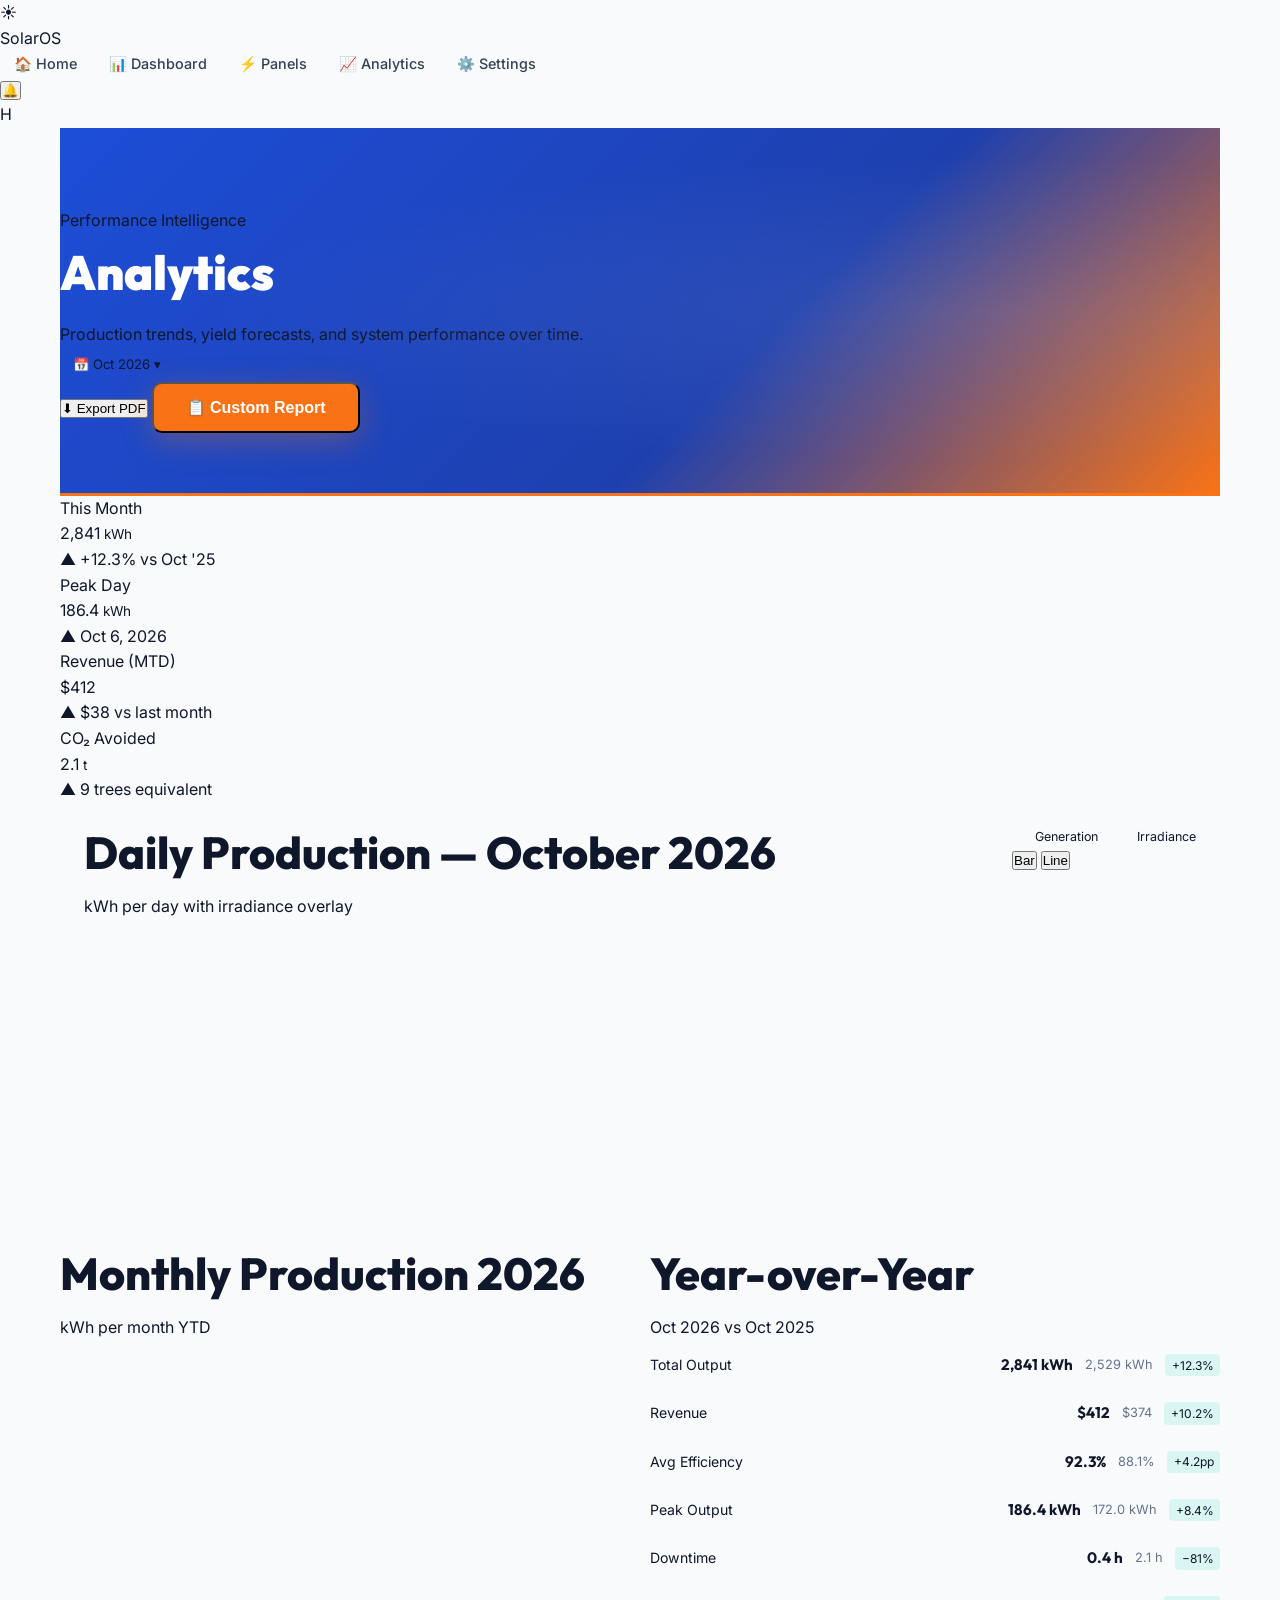
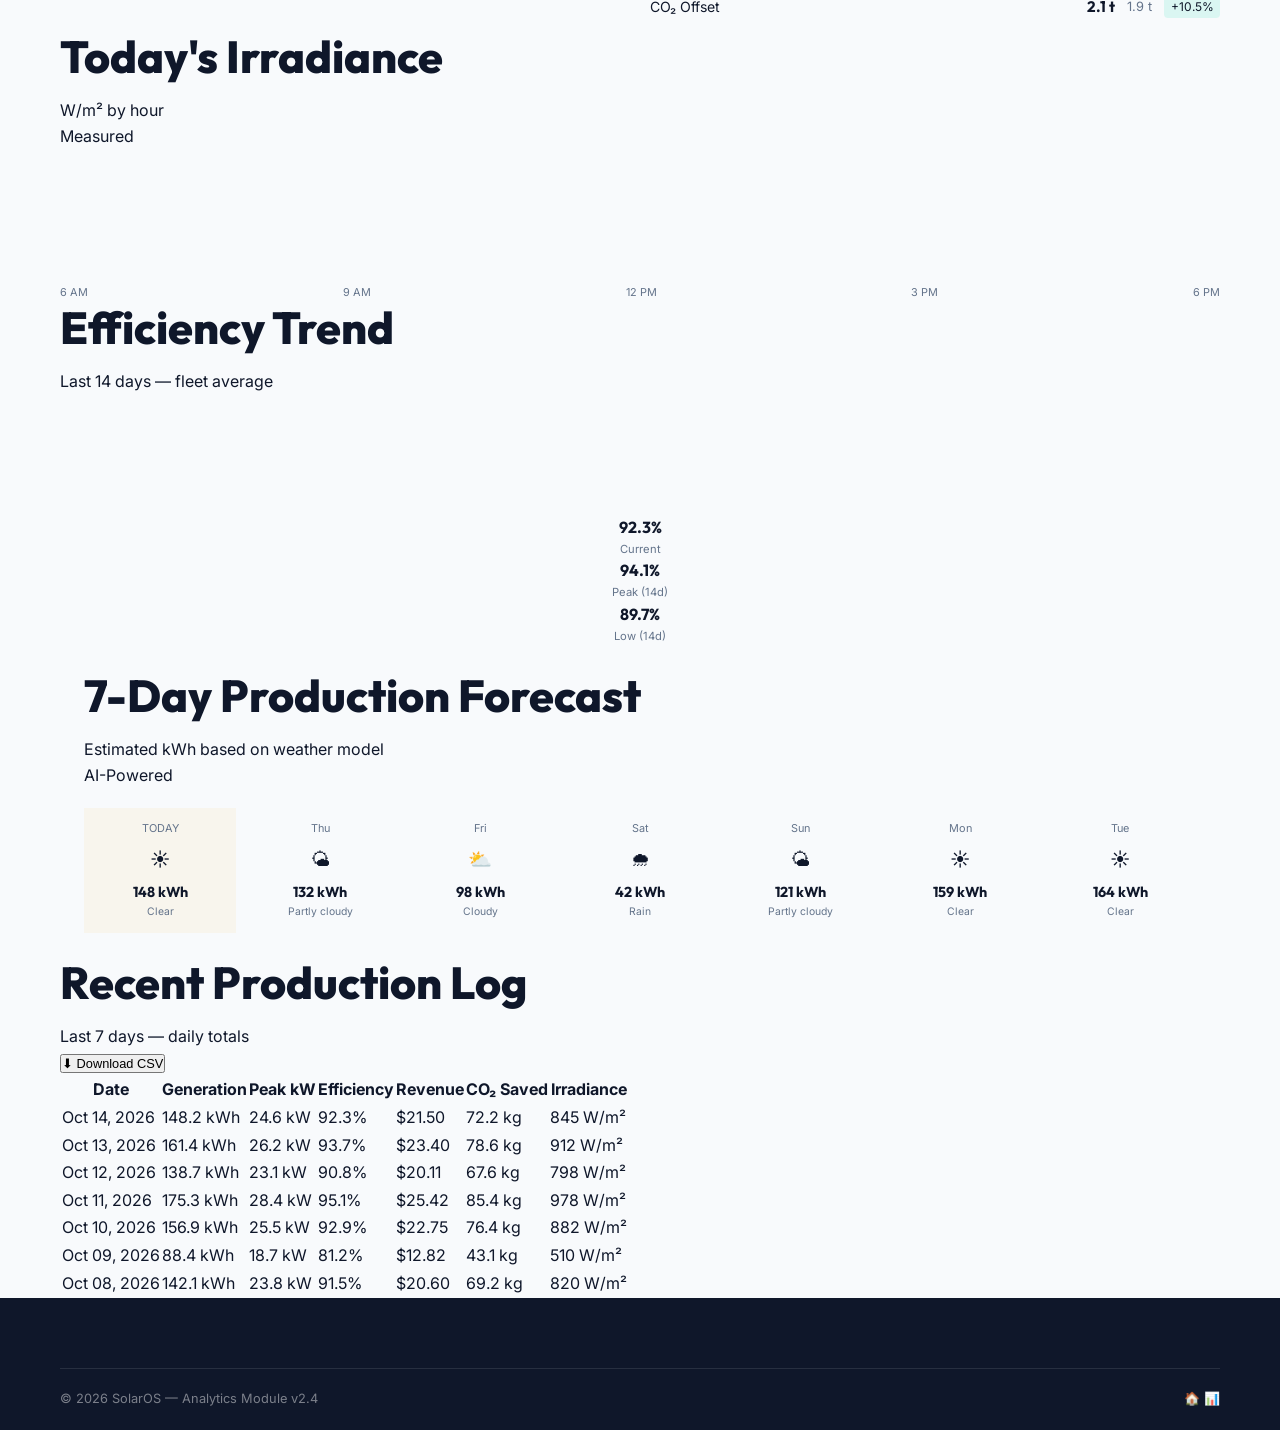
<file: analytics.html>
<!DOCTYPE html>
<html lang="en">
<head>
  <meta charset="UTF-8" />
  <meta name="viewport" content="width=device-width, initial-scale=1.0" />
  <title>Analytics — SolarOS</title>
  <link rel="stylesheet" href="css/style.css" />
  <style>
    /* ---- DATE RANGE PICKER ---- */
    .date-range {
      display: flex;
      align-items: center;
      gap: .5rem;
      background: var(--navy-700);
      border: 1px solid var(--border-subtle);
      border-radius: var(--radius-sm);
      padding: .4rem .8rem;
      font-size: .82rem;
      color: var(--text-secondary);
      cursor: pointer;
    }

    /* ---- CHART CARD ---- */
    .chart-card-full {
      padding: 1.5rem;
    }
    .chart-header-row {
      display: flex;
      align-items: flex-start;
      justify-content: space-between;
      margin-bottom: 1.5rem;
      flex-wrap: wrap;
      gap: .75rem;
    }
    .chart-legend {
      display: flex;
      align-items: center;
      gap: 1rem;
      flex-wrap: wrap;
    }
    .legend-entry {
      display: flex;
      align-items: center;
      gap: 5px;
      font-size: .78rem;
      color: var(--text-secondary);
    }
    .legend-line {
      width: 18px; height: 3px;
      border-radius: 2px;
    }

    /* ---- COMPARISON CARD ---- */
    .comparison-row {
      display: grid;
      grid-template-columns: 1fr 1fr;
      gap: 1.25rem;
    }
    .comp-item {
      display: flex;
      align-items: center;
      justify-content: space-between;
      padding: .75rem 0;
      border-bottom: 1px solid var(--border-subtle);
    }
    .comp-item:last-child { border-bottom: none; }
    .comp-label { font-size: .88rem; color: var(--text-secondary); }
    .comp-vals  { display: flex; gap: .75rem; align-items: center; text-align: right; }
    .comp-current { font-family: 'Outfit', sans-serif; font-weight: 700; font-size: .95rem; }
    .comp-prev    { font-size: .8rem; color: var(--text-muted); }
    .comp-delta   { font-size: .75rem; padding: .1rem .4rem; border-radius: 4px; }
    .comp-delta.up   { background: rgba(0,212,170,.12); color: var(--solar-teal); }
    .comp-delta.down { background: rgba(255,124,32,.12); color: var(--solar-amber); }

    /* ---- FORECAST ---- */
    .forecast-card { padding: 1.5rem; }
    .forecast-row  { display: grid; grid-template-columns: repeat(7, 1fr); gap: .5rem; }
    .forecast-day  {
      background: var(--navy-700);
      border: 1px solid var(--border-subtle);
      border-radius: var(--radius-sm);
      padding: .75rem .5rem;
      text-align: center;
      cursor: default;
      transition: all .2s;
    }
    .forecast-day:hover { border-color: var(--border-glow); }
    .forecast-day.today { border-color: var(--solar-gold); background: rgba(240,165,0,.06); }
    .forecast-day-name { font-size: .68rem; color: var(--text-muted); margin-bottom: .4rem; }
    .forecast-icon { font-size: 1.2rem; margin-bottom: .4rem; }
    .forecast-kw   { font-family: 'Outfit', sans-serif; font-weight: 700; font-size: .9rem; color: var(--solar-gold); }
    .forecast-desc { font-size: .65rem; color: var(--text-muted); }

    /* ---- IRRADIANCE ---- */
    .irrad-bar-col {
      display: flex;
      flex-direction: column;
      align-items: center;
      gap: 3px;
      flex: 1;
    }
    .irrad-bar-wrap { width: 100%; height: 120px; display: flex; align-items: flex-end; }
    .irrad-bar { width: 100%; border-radius: 3px 3px 0 0; transition: opacity .2s; }
    .irrad-bar:hover { opacity: .75; }
    .irrad-label { font-size: .65rem; color: var(--text-muted); }
    .irrad-row { display: flex; gap: 4px; }

    @media (max-width: 768px) {
      .comparison-row { grid-template-columns: 1fr; }
      .forecast-row   { grid-template-columns: repeat(4, 1fr); }
    }
  </style>
</head>
<body>
  <nav class="nav">
    <a href="index.html" class="nav-logo">
      <div class="nav-logo-icon">☀️</div>
      Solar<span>OS</span>
    </a>
    <ul class="nav-links">
      <li><a href="index.html"><span class="icon">🏠</span> Home</a></li>
      <li><a href="dashboard.html"><span class="icon">📊</span> Dashboard</a></li>
      <li><a href="panels.html"><span class="icon">⚡</span> Panels</a></li>
      <li><a href="analytics.html" class="active"><span class="icon">📈</span> Analytics</a></li>
      <li><a href="settings.html"><span class="icon">⚙️</span> Settings</a></li>
    </ul>
    <div class="nav-actions">
      <button class="btn-icon nav-badge">🔔</button>
      <div class="avatar">H</div>
    </div>
    <button class="nav-toggle"><span></span><span></span><span></span></button>
  </nav>

  <div class="page-wrapper">
    <div class="container">
      <div class="page-hero">
        <div class="page-hero-label">Performance Intelligence</div>
        <div class="flex-between" style="flex-wrap:wrap;gap:1rem;">
          <div>
            <h1>Analytics</h1>
            <p>Production trends, yield forecasts, and system performance over time.</p>
          </div>
          <div class="flex gap-1" style="flex-wrap:wrap;">
            <div class="date-range">📅 Oct 2026 ▾</div>
            <button class="btn btn-secondary" onclick="showToast('Report exported as PDF','success')">⬇ Export PDF</button>
            <button class="btn btn-primary"   onclick="showToast('Generating custom report…','info')">📋 Custom Report</button>
          </div>
        </div>
      </div>

      <!-- KPI ROW -->
      <div class="grid-4 mb-3 reveal">
        <div class="stat-tile gold">
          <div class="stat-label">This Month</div>
          <div class="stat-value gold">2,841 <small style="font-size:.85rem;">kWh</small></div>
          <div class="stat-delta up">▲ +12.3% vs Oct '25</div>
        </div>
        <div class="stat-tile teal">
          <div class="stat-label">Peak Day</div>
          <div class="stat-value teal">186.4 <small style="font-size:.85rem;">kWh</small></div>
          <div class="stat-delta up">▲ Oct 6, 2026</div>
        </div>
        <div class="stat-tile blue">
          <div class="stat-label">Revenue (MTD)</div>
          <div class="stat-value blue">$412</div>
          <div class="stat-delta up">▲ $38 vs last month</div>
        </div>
        <div class="stat-tile lime">
          <div class="stat-label">CO₂ Avoided</div>
          <div class="stat-value lime">2.1 <small style="font-size:.85rem;">t</small></div>
          <div class="stat-delta up">▲ 9 trees equivalent</div>
        </div>
      </div>

      <!-- MAIN PRODUCTION CHART -->
      <div class="card chart-card-full reveal mb-3">
        <div class="chart-header-row">
          <div>
            <div class="section-title">Daily Production — October 2026</div>
            <div class="section-subtitle">kWh per day with irradiance overlay</div>
          </div>
          <div class="flex gap-2" style="flex-wrap:wrap;align-items:center;">
            <div class="chart-legend">
              <div class="legend-entry"><div class="legend-line" style="background:var(--solar-gold);"></div>Generation</div>
              <div class="legend-entry"><div class="legend-line" style="background:var(--solar-blue);"></div>Irradiance</div>
            </div>
            <div class="chart-tabs">
              <button class="chart-tab active" onclick="switchMainChart(this,'bar')">Bar</button>
              <button class="chart-tab" onclick="switchMainChart(this,'line')">Line</button>
            </div>
          </div>
        </div>
        <canvas id="main-chart" style="width:100%;height:280px;display:block;"></canvas>
      </div>

      <!-- YEAR / COMPARISON -->
      <div class="comparison-row reveal mb-3">
        <!-- Year bars -->
        <div class="card">
          <div class="section-header">
            <div>
              <div class="section-title">Monthly Production 2026</div>
              <div class="section-subtitle">kWh per month YTD</div>
            </div>
          </div>
          <canvas id="year-chart" style="width:100%;height:200px;display:block;"></canvas>
        </div>

        <!-- Comparison table -->
        <div class="card">
          <div class="section-header">
            <div>
              <div class="section-title">Year-over-Year</div>
              <div class="section-subtitle">Oct 2026 vs Oct 2025</div>
            </div>
          </div>
          <div>
            <div class="comp-item">
              <div class="comp-label">Total Output</div>
              <div class="comp-vals">
                <div class="comp-current text-gold">2,841 kWh</div>
                <div class="comp-prev">2,529 kWh</div>
                <div class="comp-delta up">+12.3%</div>
              </div>
            </div>
            <div class="comp-item">
              <div class="comp-label">Revenue</div>
              <div class="comp-vals">
                <div class="comp-current text-teal">$412</div>
                <div class="comp-prev">$374</div>
                <div class="comp-delta up">+10.2%</div>
              </div>
            </div>
            <div class="comp-item">
              <div class="comp-label">Avg Efficiency</div>
              <div class="comp-vals">
                <div class="comp-current text-blue">92.3%</div>
                <div class="comp-prev">88.1%</div>
                <div class="comp-delta up">+4.2pp</div>
              </div>
            </div>
            <div class="comp-item">
              <div class="comp-label">Peak Output</div>
              <div class="comp-vals">
                <div class="comp-current text-amber">186.4 kWh</div>
                <div class="comp-prev">172.0 kWh</div>
                <div class="comp-delta up">+8.4%</div>
              </div>
            </div>
            <div class="comp-item">
              <div class="comp-label">Downtime</div>
              <div class="comp-vals">
                <div class="comp-current text-lime">0.4 h</div>
                <div class="comp-prev">2.1 h</div>
                <div class="comp-delta up">−81%</div>
              </div>
            </div>
            <div class="comp-item">
              <div class="comp-label">CO₂ Offset</div>
              <div class="comp-vals">
                <div class="comp-current text-teal">2.1 t</div>
                <div class="comp-prev">1.9 t</div>
                <div class="comp-delta up">+10.5%</div>
              </div>
            </div>
          </div>
        </div>
      </div>

      <!-- IRRADIANCE + FORECAST -->
      <div class="grid-2 reveal mb-3">
        <!-- Hourly irradiance -->
        <div class="card">
          <div class="section-header">
            <div>
              <div class="section-title">Today's Irradiance</div>
              <div class="section-subtitle">W/m² by hour</div>
            </div>
            <span class="badge badge-info">Measured</span>
          </div>
          <div class="irrad-row" style="height:130px;align-items:flex-end;display:flex;gap:3px;" id="irrad-bars"></div>
          <div style="display:flex;justify-content:space-between;font-size:.68rem;color:var(--text-muted);margin-top:.3rem;">
            <span>6 AM</span><span>9 AM</span><span>12 PM</span><span>3 PM</span><span>6 PM</span>
          </div>
        </div>

        <!-- Efficiency trend sparklines -->
        <div class="card">
          <div class="section-header">
            <div>
              <div class="section-title">Efficiency Trend</div>
              <div class="section-subtitle">Last 14 days — fleet average</div>
            </div>
          </div>
          <canvas id="eff-trend" style="width:100%;height:120px;display:block;"></canvas>
          <div class="grid-3 mt-2" style="text-align:center;">
            <div>
              <div style="font-family:'Outfit',sans-serif;font-weight:700;font-size:1rem;color:var(--solar-teal);">92.3%</div>
              <div style="font-size:.7rem;color:var(--text-muted);">Current</div>
            </div>
            <div>
              <div style="font-family:'Outfit',sans-serif;font-weight:700;font-size:1rem;color:var(--solar-gold);">94.1%</div>
              <div style="font-size:.7rem;color:var(--text-muted);">Peak (14d)</div>
            </div>
            <div>
              <div style="font-family:'Outfit',sans-serif;font-weight:700;font-size:1rem;color:var(--solar-blue);">89.7%</div>
              <div style="font-size:.7rem;color:var(--text-muted);">Low (14d)</div>
            </div>
          </div>
        </div>
      </div>

      <!-- 7-DAY FORECAST -->
      <div class="card forecast-card reveal mb-3">
        <div class="section-header" style="margin-bottom:1.25rem;">
          <div>
            <div class="section-title">7-Day Production Forecast</div>
            <div class="section-subtitle">Estimated kWh based on weather model</div>
          </div>
          <span class="badge badge-info">AI-Powered</span>
        </div>
        <div class="forecast-row">
          <div class="forecast-day today">
            <div class="forecast-day-name">TODAY</div>
            <div class="forecast-icon">☀️</div>
            <div class="forecast-kw">148 kWh</div>
            <div class="forecast-desc">Clear</div>
          </div>
          <div class="forecast-day">
            <div class="forecast-day-name">Thu</div>
            <div class="forecast-icon">🌤</div>
            <div class="forecast-kw">132 kWh</div>
            <div class="forecast-desc">Partly cloudy</div>
          </div>
          <div class="forecast-day">
            <div class="forecast-day-name">Fri</div>
            <div class="forecast-icon">⛅</div>
            <div class="forecast-kw">98 kWh</div>
            <div class="forecast-desc">Cloudy</div>
          </div>
          <div class="forecast-day">
            <div class="forecast-day-name">Sat</div>
            <div class="forecast-icon">🌧</div>
            <div class="forecast-kw">42 kWh</div>
            <div class="forecast-desc">Rain</div>
          </div>
          <div class="forecast-day">
            <div class="forecast-day-name">Sun</div>
            <div class="forecast-icon">🌤</div>
            <div class="forecast-kw">121 kWh</div>
            <div class="forecast-desc">Partly cloudy</div>
          </div>
          <div class="forecast-day">
            <div class="forecast-day-name">Mon</div>
            <div class="forecast-icon">☀️</div>
            <div class="forecast-kw">159 kWh</div>
            <div class="forecast-desc">Clear</div>
          </div>
          <div class="forecast-day">
            <div class="forecast-day-name">Tue</div>
            <div class="forecast-icon">☀️</div>
            <div class="forecast-kw">164 kWh</div>
            <div class="forecast-desc">Clear</div>
          </div>
        </div>
      </div>

      <!-- EXPORT TABLE -->
      <div class="card reveal">
        <div class="section-header">
          <div>
            <div class="section-title">Recent Production Log</div>
            <div class="section-subtitle">Last 7 days — daily totals</div>
          </div>
          <button class="btn btn-ghost" style="font-size:.8rem;" onclick="showToast('CSV downloaded','success')">⬇ Download CSV</button>
        </div>
        <div style="overflow-x:auto;">
          <table class="data-table">
            <thead>
              <tr>
                <th>Date</th><th>Generation</th><th>Peak kW</th><th>Efficiency</th><th>Revenue</th><th>CO₂ Saved</th><th>Irradiance</th>
              </tr>
            </thead>
            <tbody>
              <tr><td>Oct 14, 2026</td><td class="text-gold">148.2 kWh</td><td>24.6 kW</td><td>92.3%</td><td>$21.50</td><td>72.2 kg</td><td>845 W/m²</td></tr>
              <tr><td>Oct 13, 2026</td><td class="text-gold">161.4 kWh</td><td>26.2 kW</td><td>93.7%</td><td>$23.40</td><td>78.6 kg</td><td>912 W/m²</td></tr>
              <tr><td>Oct 12, 2026</td><td class="text-gold">138.7 kWh</td><td>23.1 kW</td><td>90.8%</td><td>$20.11</td><td>67.6 kg</td><td>798 W/m²</td></tr>
              <tr><td>Oct 11, 2026</td><td class="text-gold">175.3 kWh</td><td>28.4 kW</td><td>95.1%</td><td>$25.42</td><td>85.4 kg</td><td>978 W/m²</td></tr>
              <tr><td>Oct 10, 2026</td><td class="text-gold">156.9 kWh</td><td>25.5 kW</td><td>92.9%</td><td>$22.75</td><td>76.4 kg</td><td>882 W/m²</td></tr>
              <tr><td>Oct 09, 2026</td><td class="text-gold">88.4 kWh</td><td>18.7 kW</td><td>81.2%</td><td>$12.82</td><td>43.1 kg</td><td>510 W/m²</td></tr>
              <tr><td>Oct 08, 2026</td><td class="text-gold">142.1 kWh</td><td>23.8 kW</td><td>91.5%</td><td>$20.60</td><td>69.2 kg</td><td>820 W/m²</td></tr>
            </tbody>
          </table>
        </div>
      </div>

    </div>

    <footer class="footer">
      <div class="container">
        <div class="footer-bottom">
          <p>© 2026 SolarOS — Analytics Module v2.4</p>
          <div class="footer-socials">
            <a class="footer-social-btn" href="index.html">🏠</a>
            <a class="footer-social-btn" href="dashboard.html">📊</a>
          </div>
        </div>
      </div>
    </footer>
  </div>

  <script src="js/main.js"></script>
  <script>
    window.addEventListener('load', () => {
      // Main production chart
      const days = Array.from({length:14}, (_,i) => i+1);
      const gen  = [138,162,128,175,156,88,142,148,165,130,178,158,145,148];
      drawBarChart(document.getElementById('main-chart'),
        ['1','2','3','4','5','6','7','8','9','10','11','12','13','14'],
        gen, '#f0a500');

      // Year chart
      drawBarChart(document.getElementById('year-chart'),
        ['Jan','Feb','Mar','Apr','May','Jun','Jul','Aug','Sep','Oct'],
        [1820,1640,2180,2560,2840,3120,3480,3210,2760,2841], '#00d4aa');

      // Irradiance bars
      const irrad = [0,0,120,380,620,820,940,960,890,760,580,340,140,20,0];
      const irradRow = document.getElementById('irrad-bars');
      const maxI = Math.max(...irrad);
      irrad.forEach(v => {
        const col = document.createElement('div');
        col.style.cssText = 'flex:1;display:flex;align-items:flex-end;height:100%;';
        const bar = document.createElement('div');
        bar.style.cssText = `width:100%;height:${(v/maxI*100).toFixed(0)}%;border-radius:3px 3px 0 0;transition:opacity .2s;`;
        const pct = v / maxI;
        const r = Math.round(56 + (240-56)*pct);
        const g = Math.round(189 + (165-189)*pct);
        const b = Math.round(248 + (0-248)*pct);
        bar.style.background = `rgb(${r},${g},${b})`;
        bar.onmouseenter = () => { bar.style.opacity = '.7'; };
        bar.onmouseleave = () => { bar.style.opacity = '1'; };
        col.appendChild(bar);
        irradRow.appendChild(col);
      });

      // Efficiency trend
      const effData = [89.7,91.2,90.8,92.1,93.7,91.4,90.5,92.3,93.1,94.1,92.8,91.9,93.4,92.3];
      drawSparkline(document.getElementById('eff-trend'), effData, '#00d4aa', true);
    });

    let mainChartMode = 'bar';
    function switchMainChart(btn, mode) {
      document.querySelectorAll('.chart-tab').forEach(t => t.classList.remove('active'));
      btn.classList.add('active');
      const gen = [138,162,128,175,156,88,142,148,165,130,178,158,145,148];
      const labels = ['1','2','3','4','5','6','7','8','9','10','11','12','13','14'];
      if (mode === 'bar') {
        drawBarChart(document.getElementById('main-chart'), labels, gen, '#f0a500');
      } else {
        drawSparkline(document.getElementById('main-chart'), gen, '#f0a500', true);
      }
    }
  </script>
</body>
</html>
</file>
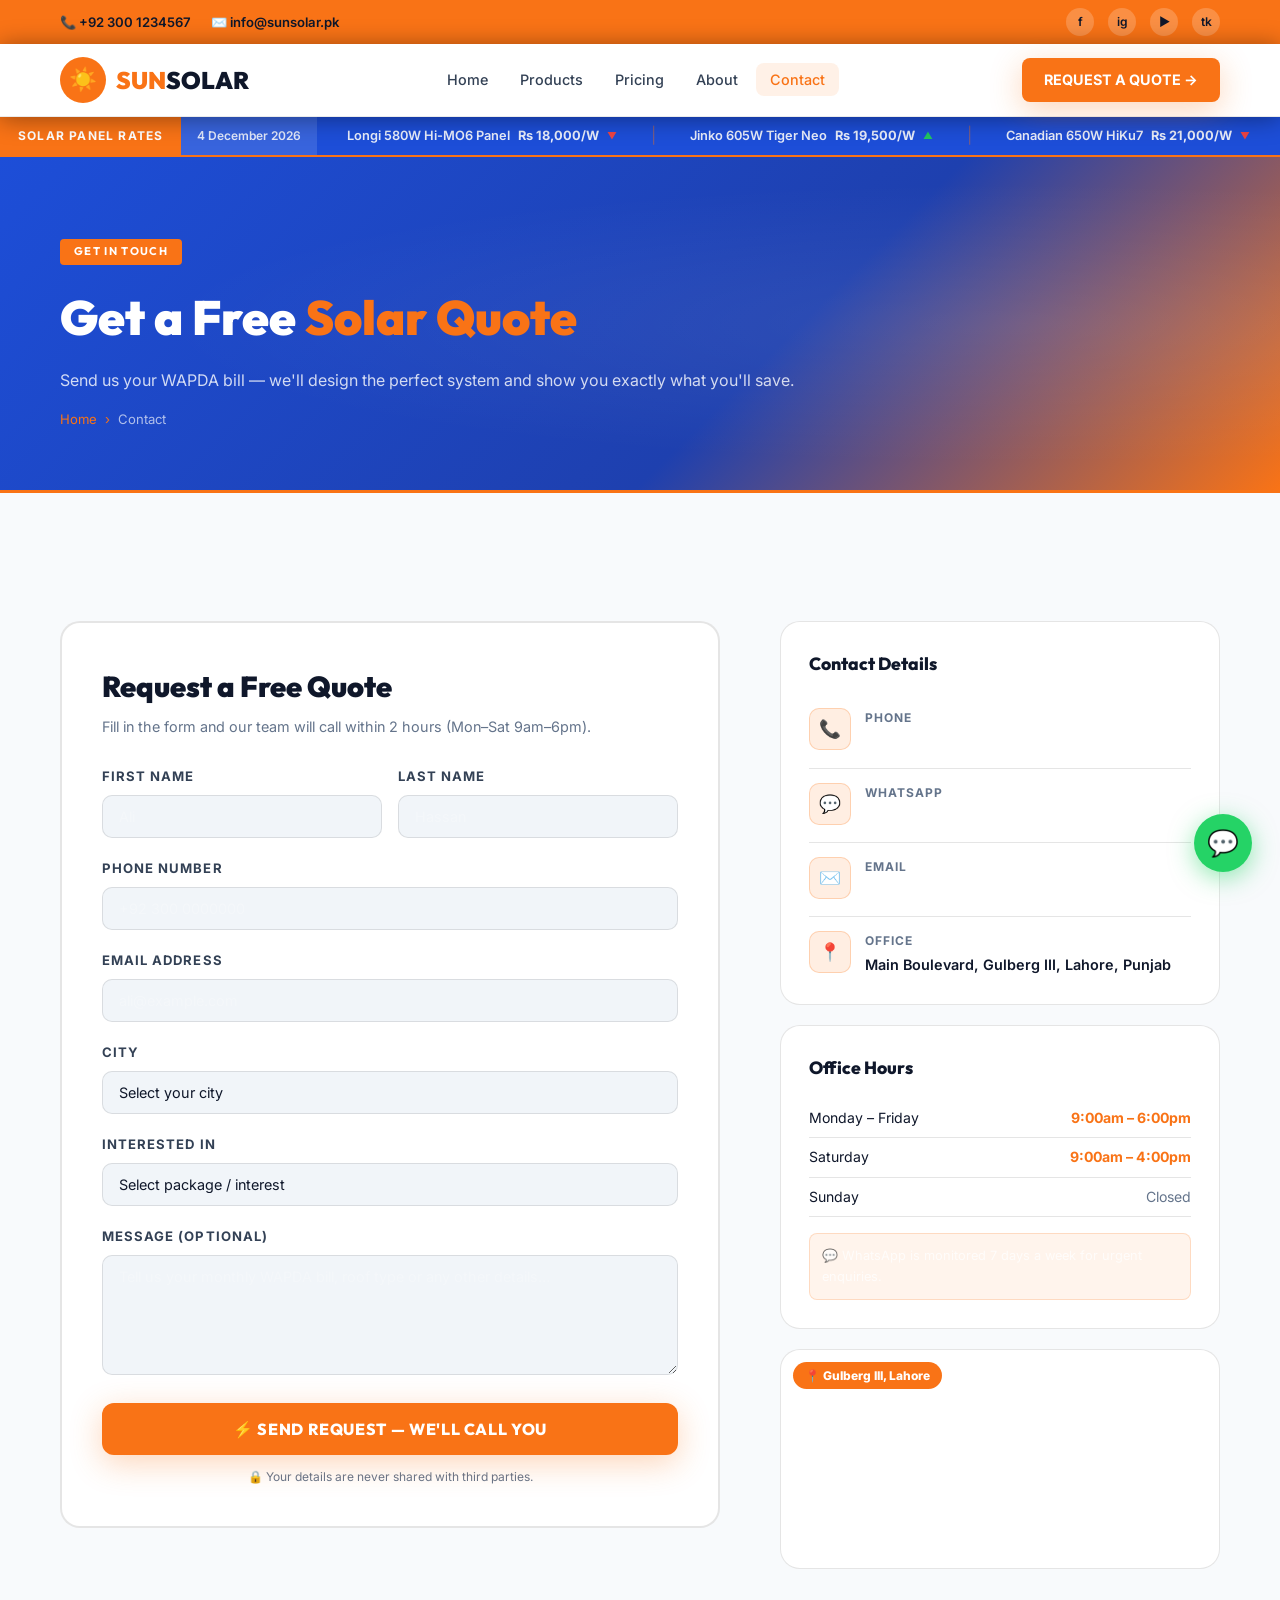
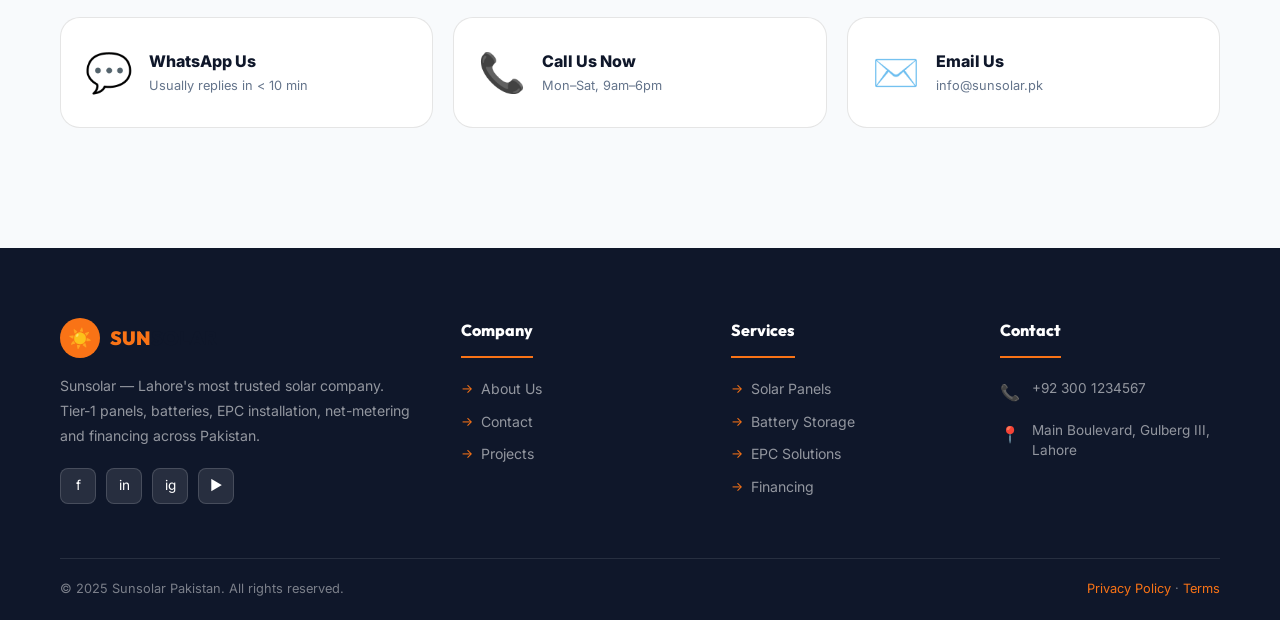
<file: contact.html>
<!DOCTYPE html>
<html lang="en">
<head>
<meta charset="UTF-8">
<meta name="viewport" content="width=device-width,initial-scale=1">
<title>Contact Us — Sunsolar Pakistan</title>
<meta name="description" content="Contact Sunsolar Lahore. Get a free solar quote, book a site survey or ask our team anything. WhatsApp, phone and email available.">
<link rel="stylesheet" href="css/style.css">
<style>
.contact-layout{display:grid;grid-template-columns:1fr 440px;gap:60px;margin:48px 0;align-items:flex-start}
.contact-form-card{
  background:var(--navy-card);border:2px solid var(--navy-border);
  border-radius:var(--radius-lg);padding:40px;
}
.contact-form-card h2{font-family:'Outfit',sans-serif;font-size:1.8rem;font-weight:900;margin-bottom:6px}
.contact-form-card p{color:var(--text-muted);font-size:.9rem;margin-bottom:28px}
.form-row{display:grid;grid-template-columns:1fr 1fr;gap:16px}
.form-group{margin-bottom:20px}
.form-label{display:block;font-size:.8rem;font-weight:700;text-transform:uppercase;letter-spacing:.08em;color:var(--text-muted);margin-bottom:6px}
.form-input,.form-select,.form-textarea{
  width:100%;background:rgba(255,255,255,.04);border:1.5px solid var(--navy-border);
  border-radius:10px;padding:12px 16px;color:#fff;font-size:.9rem;font-family:'Inter',sans-serif;
  transition:border-color var(--transition),box-shadow var(--transition);
  appearance:none;
}
.form-input:focus,.form-select:focus,.form-textarea:focus{
  outline:none;border-color:var(--orange);
  box-shadow:0 0 0 4px rgba(249,115,22,.12);
}
.form-input::placeholder,.form-textarea::placeholder{color:rgba(255,255,255,.25)}
.form-select option{background:var(--navy-mid);color:#fff}
.form-textarea{min-height:120px;resize:vertical}
.form-submit{
  width:100%;padding:16px;background:var(--orange);color:#fff;
  border:none;border-radius:12px;font-size:1rem;font-weight:800;
  font-family:'Outfit',sans-serif;cursor:pointer;letter-spacing:.04em;
  transition:all var(--transition);position:relative;overflow:hidden;
}
.form-submit:hover{background:var(--orange-dark);transform:translateY(-2px);box-shadow:var(--shadow-orange)}
.form-submit::after{
  content:'';position:absolute;inset:0;
  background:linear-gradient(90deg,transparent,rgba(255,255,255,.18),transparent);
  transform:translateX(-100%);transition:transform .5s ease;
}
.form-submit:hover::after{transform:translateX(100%)}
.form-note{font-size:.75rem;color:var(--text-muted);text-align:center;margin-top:12px}
.contact-sidebar{}
.contact-info-card{
  background:var(--navy-card);border:1px solid var(--navy-border);
  border-radius:var(--radius-lg);padding:28px;margin-bottom:20px;
}
.contact-info-card h3{font-family:'Outfit',sans-serif;font-weight:800;font-size:1.1rem;margin-bottom:16px}
.contact-method{
  display:flex;align-items:flex-start;gap:14px;padding:14px 0;
  border-bottom:1px solid var(--navy-border);
}
.contact-method:last-child{border-bottom:none;padding-bottom:0}
.cm-icon{
  width:42px;height:42px;border-radius:10px;
  background:rgba(249,115,22,.12);border:1px solid rgba(249,115,22,.25);
  display:flex;align-items:center;justify-content:center;
  font-size:1.1rem;flex-shrink:0;
}
.cm-label{font-size:.75rem;font-weight:700;text-transform:uppercase;letter-spacing:.08em;color:var(--text-muted);margin-bottom:3px}
.cm-value{font-size:.9rem;font-weight:600}
.cm-value a{color:#fff;text-decoration:none;transition:color var(--transition)}
.cm-value a:hover{color:var(--orange)}
.hours-card{
  background:var(--navy-card);border:1px solid var(--navy-border);
  border-radius:var(--radius-lg);padding:28px;margin-bottom:20px;
}
.hours-row{display:flex;justify-content:space-between;padding:8px 0;border-bottom:1px solid var(--navy-border);font-size:.88rem}
.hours-row:last-child{border-bottom:none}
.hours-row .open{color:var(--orange);font-weight:700}
.map-placeholder{
  background:var(--navy-card);border:1px solid var(--navy-border);
  border-radius:var(--radius-lg);overflow:hidden;
  height:220px;position:relative;
}
.map-placeholder iframe{width:100%;height:100%;border:none}
.map-label{
  position:absolute;top:12px;left:12px;
  background:var(--orange);color:#fff;font-size:.75rem;font-weight:800;
  padding:4px 12px;border-radius:30px;
}
.form-success{
  display:none;text-align:center;padding:40px 24px;
}
.form-success-icon{font-size:4rem;margin-bottom:16px}
.form-success h3{font-family:'Outfit',sans-serif;font-size:1.6rem;font-weight:900;margin-bottom:8px}
.form-success p{color:var(--text-muted);font-size:.9rem}
@media(max-width:1024px){.contact-layout{grid-template-columns:1fr;max-width:600px;margin-inline:auto}.form-row{grid-template-columns:1fr}}
@media(max-width:480px){.contact-form-card{padding:24px 20px}}
</style>
</head>
<body>

<!-- TOP BAR -->
<div class="top-bar">
  <div class="container">
    <div class="top-bar-inner">
      <div class="top-bar-contact">
        <a href="tel:+923001234567">📞 +92 300 1234567</a>
        <a href="mailto:info@sunsolar.pk">✉️ info@sunsolar.pk</a>
      </div>
      <div class="top-bar-social">
        <a href="#">f</a><a href="#">ig</a><a href="#">▶</a><a href="#">tk</a>
      </div>
    </div>
  </div>
</div>

<!-- NAVBAR -->
<nav class="navbar">
  <div class="container">
    <div class="nav-inner">
      <a href="/" class="logo">
        <div class="logo-sun">☀️</div>
        <div class="logo-text"><span>SUN</span>SOLAR</div>
      </a>
      <div class="nav-toggle" onclick="document.getElementById('navLinks').classList.toggle('open')">
        <span></span><span></span><span></span>
      </div>
      <ul class="nav-links" id="navLinks">
        <li><a href="/">Home</a></li>
        <li><a href="/services">Products</a></li>
        <li><a href="/pricing">Pricing</a></li>
        <li><a href="/about">About</a></li>
        <li><a href="/contact" class="active">Contact</a></li>
      </ul>
      <a href="/contact" class="nav-cta">REQUEST A QUOTE →</a>
    </div>
  </div>
</nav>

<!-- TICKER -->
<div class="ticker-bar">
  <div class="ticker-label">Solar Panel Rates</div>
  <div class="ticker-date" id="tickerDate"></div>
  <div class="ticker-wrap">
    <div class="ticker-track">
      <span class="ticker-item">Longi 580W Hi-MO6 Panel <strong>Rs 18,000/W</strong> <span class="arrow-down">▼</span></span>
      <span class="ticker-sep">|</span>
      <span class="ticker-item">Jinko 605W Tiger Neo <strong>Rs 19,500/W</strong> <span class="arrow-up">▲</span></span>
      <span class="ticker-sep">|</span>
      <span class="ticker-item">Canadian 650W HiKu7 <strong>Rs 21,000/W</strong> <span class="arrow-down">▼</span></span>
      <span class="ticker-sep">|</span>
      <span class="ticker-item">Huawei SUN2000 5kW <strong>Rs 2,20,000</strong> <span class="arrow-up">▲</span></span>
      <span class="ticker-sep">|</span>
      <span class="ticker-item">Longi 580W Hi-MO6 Panel <strong>Rs 18,000/W</strong> <span class="arrow-down">▼</span></span>
      <span class="ticker-sep">|</span>
      <span class="ticker-item">Jinko 605W Tiger Neo <strong>Rs 19,500/W</strong> <span class="arrow-up">▲</span></span>
      <span class="ticker-sep">|</span>
    </div>
  </div>
</div>

<!-- PAGE HERO -->
<section class="page-hero">
  <div class="container page-hero-inner">
    <div class="eyebrow">Get In Touch</div>
    <h1>Get a Free <span class="text-orange">Solar Quote</span></h1>
    <p class="page-hero-sub">Send us your WAPDA bill — we'll design the perfect system and show you exactly what you'll save.</p>
    <div class="breadcrumb">
      <a href="/">Home</a>
      <span class="breadcrumb-sep">›</span>
      <span>Contact</span>
    </div>
  </div>
</section>

<!-- CONTACT SECTION -->
<section class="section">
  <div class="container">
    <div class="contact-layout">

      <!-- FORM -->
      <div class="contact-form-card reveal">
        <h2>Request a Free Quote</h2>
        <p>Fill in the form and our team will call within 2 hours (Mon–Sat 9am–6pm).</p>
        <form id="contactForm" onsubmit="handleSubmit(event)">
          <div class="form-row">
            <div class="form-group">
              <label class="form-label" for="firstName">First Name</label>
              <input class="form-input" type="text" id="firstName" placeholder="Ali" required>
            </div>
            <div class="form-group">
              <label class="form-label" for="lastName">Last Name</label>
              <input class="form-input" type="text" id="lastName" placeholder="Hassan" required>
            </div>
          </div>
          <div class="form-group">
            <label class="form-label" for="phone">Phone Number</label>
            <input class="form-input" type="tel" id="phone" placeholder="+92 300 0000000" required>
          </div>
          <div class="form-group">
            <label class="form-label" for="email">Email Address</label>
            <input class="form-input" type="email" id="email" placeholder="ali@example.com">
          </div>
          <div class="form-group">
            <label class="form-label" for="city">City</label>
            <select class="form-select" id="city" required>
              <option value="" disabled selected>Select your city</option>
              <option>Lahore</option>
              <option>Islamabad</option>
              <option>Rawalpindi</option>
              <option>Faisalabad</option>
              <option>Multan</option>
              <option>Gujranwala</option>
              <option>Other</option>
            </select>
          </div>
          <div class="form-group">
            <label class="form-label" for="systemSize">Interested In</label>
            <select class="form-select" id="systemSize">
              <option value="" disabled selected>Select package / interest</option>
              <option>3kW System — Rs 18,48,000</option>
              <option>5kW System — Rs 26,99,000</option>
              <option>10kW System — Rs 40,68,000</option>
              <option>Battery Storage Add-on</option>
              <option>Commercial / Industrial Solar</option>
              <option>EV Charger</option>
              <option>Not sure — need advice</option>
            </select>
          </div>
          <div class="form-group">
            <label class="form-label" for="message">Message (Optional)</label>
            <textarea class="form-textarea" id="message" placeholder="Tell us your monthly WAPDA bill, roof type or any other details…"></textarea>
          </div>
          <button type="submit" class="form-submit">⚡ SEND REQUEST — WE'LL CALL YOU</button>
          <div class="form-note">🔒 Your details are never shared with third parties.</div>
        </form>
        <div class="form-success" id="formSuccess">
          <div class="form-success-icon">✅</div>
          <h3>Request Received!</h3>
          <p>Thank you! Our team will call you within 2 hours during business hours (Mon–Sat, 9am–6pm). Check your WhatsApp too — we may send a quick message.</p>
        </div>
      </div>

      <!-- SIDEBAR -->
      <div class="contact-sidebar reveal">
        <div class="contact-info-card">
          <h3>Contact Details</h3>
          <div class="contact-method">
            <div class="cm-icon">📞</div>
            <div>
              <div class="cm-label">Phone</div>
              <div class="cm-value"><a href="tel:+923001234567">+92 300 1234567</a></div>
            </div>
          </div>
          <div class="contact-method">
            <div class="cm-icon">💬</div>
            <div>
              <div class="cm-label">WhatsApp</div>
              <div class="cm-value"><a href="https://wa.me/923001234567" target="_blank">+92 300 1234567</a></div>
            </div>
          </div>
          <div class="contact-method">
            <div class="cm-icon">✉️</div>
            <div>
              <div class="cm-label">Email</div>
              <div class="cm-value"><a href="mailto:info@sunsolar.pk">info@sunsolar.pk</a></div>
            </div>
          </div>
          <div class="contact-method">
            <div class="cm-icon">📍</div>
            <div>
              <div class="cm-label">Office</div>
              <div class="cm-value">Main Boulevard, Gulberg III, Lahore, Punjab</div>
            </div>
          </div>
        </div>

        <div class="hours-card">
          <h3 style="font-family:'Outfit',sans-serif;font-weight:800;font-size:1.1rem;margin-bottom:16px">Office Hours</h3>
          <div class="hours-row"><span>Monday – Friday</span><span class="open">9:00am – 6:00pm</span></div>
          <div class="hours-row"><span>Saturday</span><span class="open">9:00am – 4:00pm</span></div>
          <div class="hours-row"><span>Sunday</span><span style="color:var(--text-muted)">Closed</span></div>
          <div style="margin-top:16px;padding:12px;background:rgba(249,115,22,.08);border:1px solid rgba(249,115,22,.2);border-radius:8px;font-size:.8rem;color:rgba(255,255,255,.75)">
            💬 WhatsApp is monitored 7 days a week for urgent enquiries.
          </div>
        </div>

        <div class="map-placeholder">
          <div class="map-label">📍 Gulberg III, Lahore</div>
          <iframe
            src="https://www.google.com/maps/embed?pb=!1m18!1m12!1m3!1d3400.1!2d74.3498!3d31.5204!2m3!1f0!2f0!3f0!3m2!1i1024!2i768!4f13.1!3m3!1m2!1s0x0%3A0x0!2zMzHCsDMxJzEzLjYiTiA3NMKwMjAnNTkuMyJF!5e0!3m2!1sen!2spk!4v1700000000000!5m2!1sen!2spk"
            loading="lazy" referrerpolicy="no-referrer-when-downgrade"
            title="Sunsolar Office Location">
          </iframe>
        </div>
      </div>
    </div>

    <!-- QUICK CONTACT TILES -->
    <div style="display:grid;grid-template-columns:repeat(3,1fr);gap:20px;margin:40px 0" class="reveal">
      <a href="https://wa.me/923001234567" target="_blank" class="service-card" style="display:flex;align-items:center;gap:16px;padding:24px;text-decoration:none;border-radius:var(--radius-lg)">
        <div style="font-size:2.4rem">💬</div>
        <div>
          <div style="font-weight:800">WhatsApp Us</div>
          <div style="font-size:.8rem;color:var(--text-muted);margin-top:2px">Usually replies in &lt; 10 min</div>
        </div>
      </a>
      <a href="tel:+923001234567" class="service-card" style="display:flex;align-items:center;gap:16px;padding:24px;text-decoration:none;border-radius:var(--radius-lg)">
        <div style="font-size:2.4rem">📞</div>
        <div>
          <div style="font-weight:800">Call Us Now</div>
          <div style="font-size:.8rem;color:var(--text-muted);margin-top:2px">Mon–Sat, 9am–6pm</div>
        </div>
      </a>
      <a href="mailto:info@sunsolar.pk" class="service-card" style="display:flex;align-items:center;gap:16px;padding:24px;text-decoration:none;border-radius:var(--radius-lg)">
        <div style="font-size:2.4rem">✉️</div>
        <div>
          <div style="font-weight:800">Email Us</div>
          <div style="font-size:.8rem;color:var(--text-muted);margin-top:2px">info@sunsolar.pk</div>
        </div>
      </a>
    </div>
  </div>
</section>

<!-- FOOTER -->
<footer class="footer">
  <div class="container">
    <div class="footer-grid">
      <div class="footer-about">
        <a href="/" class="logo">
          <div class="logo-sun" style="width:40px;height:40px;font-size:1.2rem">☀️</div>
          <div class="logo-text" style="font-size:1.2rem"><span>SUN</span>SOLAR</div>
        </a>
        <p>Sunsolar — Lahore's most trusted solar company. Tier-1 panels, batteries, EPC installation, net-metering and financing across Pakistan.</p>
        <div class="footer-social">
          <a href="#">f</a><a href="#">in</a><a href="#">ig</a><a href="#">▶</a>
        </div>
      </div>
      <div class="footer-col">
        <h4>Company</h4>
        <ul class="footer-links">
          <li><a href="/about">About Us</a></li>
          <li><a href="/contact">Contact</a></li>
          <li><a href="/services">Projects</a></li>
        </ul>
      </div>
      <div class="footer-col">
        <h4>Services</h4>
        <ul class="footer-links">
          <li><a href="/services">Solar Panels</a></li>
          <li><a href="/services">Battery Storage</a></li>
          <li><a href="/services">EPC Solutions</a></li>
          <li><a href="/pricing">Financing</a></li>
        </ul>
      </div>
      <div class="footer-col">
        <h4>Contact</h4>
        <div class="footer-contact-item">
          <span class="footer-contact-icon">📞</span>
          <div class="footer-contact-text"><a href="tel:+923001234567">+92 300 1234567</a></div>
        </div>
        <div class="footer-contact-item">
          <span class="footer-contact-icon">📍</span>
          <div class="footer-contact-text">Main Boulevard, Gulberg III, Lahore</div>
        </div>
      </div>
    </div>
    <div class="footer-bottom">
      <div>© 2025 Sunsolar Pakistan. All rights reserved.</div>
      <div><a href="#">Privacy Policy</a> · <a href="#">Terms</a></div>
    </div>
  </div>
</footer>
<a href="https://wa.me/923001234567" class="whatsapp-float" target="_blank">💬</a>
<script src="js/main.js"></script>
<script>
document.getElementById('tickerDate').textContent=new Date().toLocaleDateString('en-PK',{day:'numeric',month:'long',year:'numeric'});
function handleSubmit(e){
  e.preventDefault();
  document.getElementById('contactForm').style.display='none';
  document.getElementById('formSuccess').style.display='block';
}
</script>
</body>
</html>
</file>
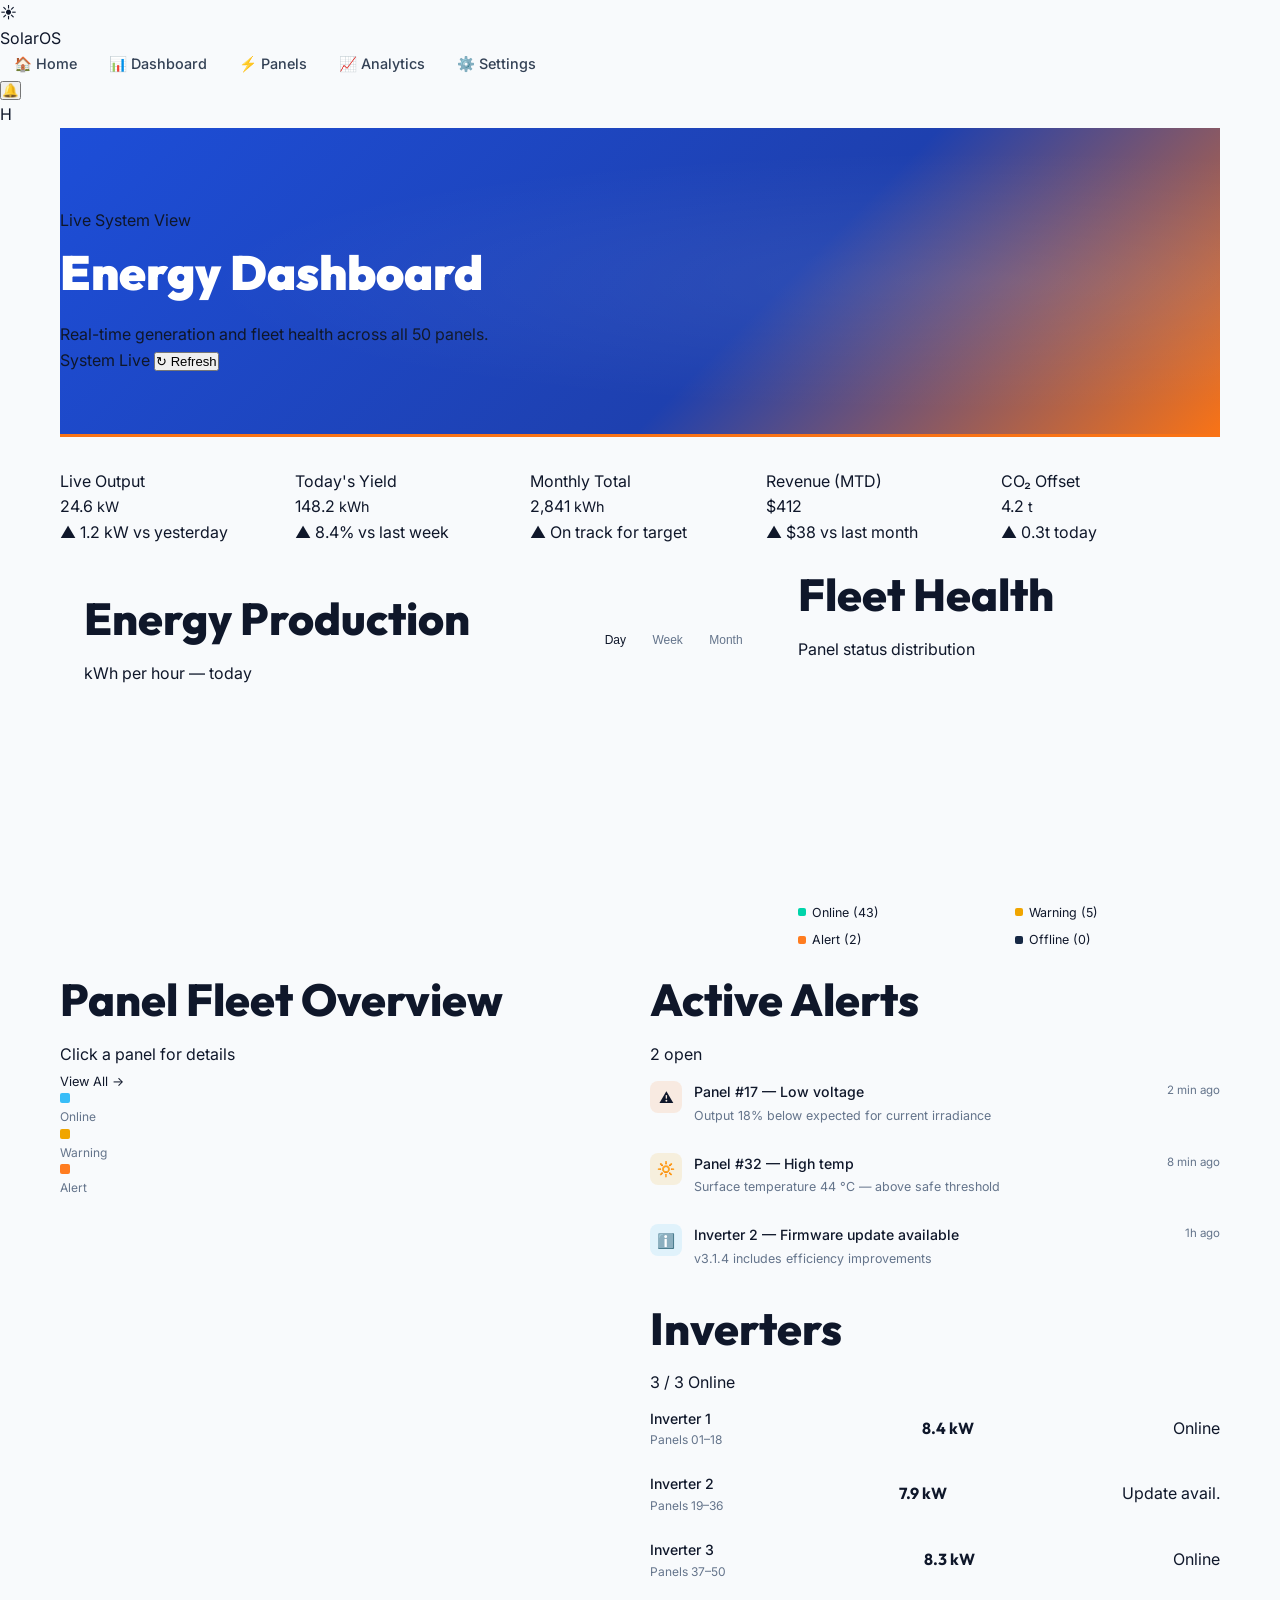
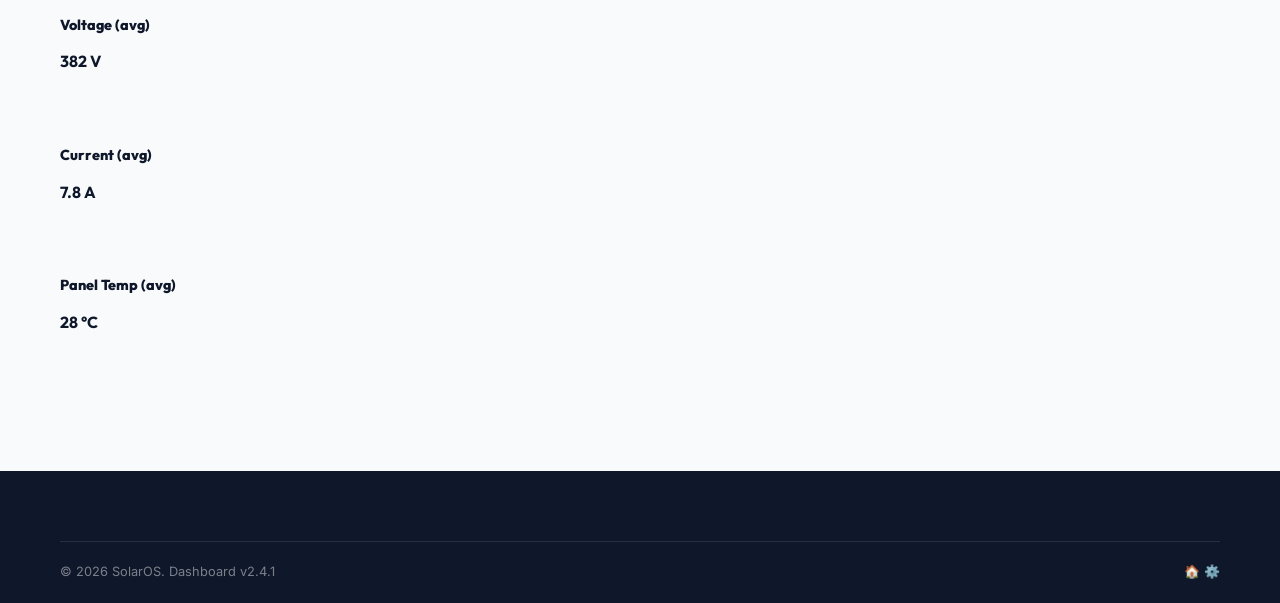
<file: dashboard.html>
<!DOCTYPE html>
<html lang="en">
<head>
  <meta charset="UTF-8" />
  <meta name="viewport" content="width=device-width, initial-scale=1.0" />
  <title>Dashboard — SolarOS</title>
  <link rel="stylesheet" href="css/style.css" />
  <style>
    .dashboard-layout {
      display: grid;
      grid-template-columns: 1fr;
      gap: 1.5rem;
      padding: 2rem 0 4rem;
    }

    /* ---- TOP STATS ROW ---- */
    .kpi-row { display: grid; grid-template-columns: repeat(5, 1fr); gap: 1rem; }

    /* ---- MAIN CHART AREA ---- */
    .charts-row { display: grid; grid-template-columns: 1.7fr 1fr; gap: 1.25rem; }

    /* ---- MAIN CHART ---- */
    .chart-card { padding: 1.5rem; }
    .chart-header { display: flex; align-items: center; justify-content: space-between; margin-bottom: 1.25rem; flex-wrap: wrap; gap: .5rem; }
    .chart-tabs { display: flex; gap: .25rem; }
    .chart-tab {
      padding: .3rem .7rem;
      border-radius: 6px;
      font-size: .75rem;
      font-weight: 500;
      cursor: pointer;
      border: 1px solid var(--border-subtle);
      background: transparent;
      color: var(--text-muted);
      transition: all .2s;
    }
    .chart-tab.active, .chart-tab:hover {
      background: var(--solar-gold);
      color: var(--navy-900);
      border-color: var(--solar-gold);
    }
    canvas.chart-canvas {
      width: 100%;
      display: block;
    }

    /* ---- DONUT CARD ---- */
    .donut-card { display: flex; flex-direction: column; }
    .donut-wrap { flex: 1; display: flex; align-items: center; justify-content: center; }
    .donut-legend { display: grid; grid-template-columns: 1fr 1fr; gap: .5rem .75rem; margin-top: 1rem; }
    .legend-item { display: flex; align-items: center; gap: .4rem; font-size: .78rem; color: var(--text-secondary); }
    .legend-dot { width: 8px; height: 8px; border-radius: 2px; flex-shrink: 0; }

    /* ---- PANELS ROW ---- */
    .panels-row { display: grid; grid-template-columns: 1fr 1fr; gap: 1.25rem; }

    /* ---- PANEL GRID ---- */
    .mini-panel-grid {
      display: grid;
      grid-template-columns: repeat(8, 1fr);
      gap: 5px;
    }
    .mini-panel {
      aspect-ratio: 1;
      border-radius: 4px;
      cursor: pointer;
      transition: transform .15s, box-shadow .15s;
      position: relative;
    }
    .mini-panel:hover { transform: scale(1.15); z-index: 2; }
    .mini-panel.on     { background: linear-gradient(135deg, #1e4d8a, #38bdf8); box-shadow: 0 0 6px rgba(56,189,248,.3); }
    .mini-panel.warn   { background: linear-gradient(135deg, #7a4a00, #f0a500); box-shadow: 0 0 6px rgba(240,165,0,.3); }
    .mini-panel.off    { background: var(--navy-600); opacity: .5; }
    .mini-panel.alert  { background: linear-gradient(135deg, #7a2000, #ff7c20); box-shadow: 0 0 6px rgba(255,124,32,.4); }

    /* ---- ALERTS LIST ---- */
    .alert-item {
      display: flex;
      align-items: flex-start;
      gap: .75rem;
      padding: .85rem 0;
      border-bottom: 1px solid var(--border-subtle);
    }
    .alert-item:last-child { border-bottom: none; }
    .alert-icon {
      width: 32px; height: 32px;
      border-radius: 8px;
      display: flex; align-items: center; justify-content: center;
      font-size: .9rem;
      flex-shrink: 0;
    }
    .alert-icon.warn  { background: rgba(240,165,0,.12); }
    .alert-icon.error { background: rgba(255,124,32,.12); }
    .alert-icon.info  { background: rgba(56,189,248,.12); }
    .alert-title { font-size: .88rem; font-weight: 500; color: var(--text-primary); }
    .alert-desc  { font-size: .78rem; color: var(--text-muted); margin-top: 2px; }
    .alert-time  { font-size: .72rem; color: var(--text-muted); margin-left: auto; flex-shrink: 0; }

    /* ---- INVERTERS ---- */
    .inverter-item {
      display: flex;
      align-items: center;
      justify-content: space-between;
      padding: .75rem 0;
      border-bottom: 1px solid var(--border-subtle);
      gap: 1rem;
    }
    .inverter-item:last-child { border-bottom: none; }
    .inverter-name { font-size: .88rem; font-weight: 500; }
    .inverter-output { font-family: 'Outfit', sans-serif; font-weight: 700; font-size: 1rem; }

    @media (max-width: 1024px) {
      .kpi-row { grid-template-columns: repeat(3, 1fr); }
      .charts-row, .panels-row { grid-template-columns: 1fr; }
    }
    @media (max-width: 640px) {
      .kpi-row { grid-template-columns: repeat(2, 1fr); }
      .mini-panel-grid { grid-template-columns: repeat(6, 1fr); }
    }
  </style>
</head>
<body>
  <!-- NAV -->
  <nav class="nav">
    <a href="index.html" class="nav-logo">
      <div class="nav-logo-icon">☀️</div>
      Solar<span>OS</span>
    </a>
    <ul class="nav-links">
      <li><a href="index.html"><span class="icon">🏠</span> Home</a></li>
      <li><a href="dashboard.html" class="active"><span class="icon">📊</span> Dashboard</a></li>
      <li><a href="panels.html"><span class="icon">⚡</span> Panels</a></li>
      <li><a href="analytics.html"><span class="icon">📈</span> Analytics</a></li>
      <li><a href="settings.html"><span class="icon">⚙️</span> Settings</a></li>
    </ul>
    <div class="nav-actions">
      <button class="btn-icon nav-badge" title="Alerts">🔔</button>
      <div class="avatar">H</div>
    </div>
    <button class="nav-toggle"><span></span><span></span><span></span></button>
  </nav>

  <div class="page-wrapper">
    <div class="container">
      <!-- PAGE HEADER -->
      <div class="page-hero">
        <div class="page-hero-label">Live System View</div>
        <div class="flex-between" style="flex-wrap:wrap;gap:1rem;">
          <div>
            <h1>Energy Dashboard</h1>
            <p>Real-time generation and fleet health across all 50 panels.</p>
          </div>
          <div class="flex gap-1" style="flex-wrap:wrap;">
            <span class="badge badge-online"><span class="badge-dot"></span>System Live</span>
            <span id="live-clock" style="font-size:.82rem;color:var(--text-muted);align-self:center;"></span>
            <button class="btn btn-secondary" style="font-size:.82rem;" onclick="showToast('Dashboard refreshed','success')">↻ Refresh</button>
          </div>
        </div>
      </div>

      <div class="dashboard-layout">

        <!-- KPI ROW -->
        <div class="kpi-row">
          <div class="stat-tile gold reveal">
            <div class="stat-label">Live Output</div>
            <div class="stat-value gold" id="kpi-output">24.6 <small style="font-size:.9rem;">kW</small></div>
            <div class="stat-delta up">▲ 1.2 kW vs yesterday</div>
          </div>
          <div class="stat-tile teal reveal delay-1">
            <div class="stat-label">Today's Yield</div>
            <div class="stat-value teal">148.2 <small style="font-size:.9rem;">kWh</small></div>
            <div class="stat-delta up">▲ 8.4% vs last week</div>
          </div>
          <div class="stat-tile blue reveal delay-2">
            <div class="stat-label">Monthly Total</div>
            <div class="stat-value blue">2,841 <small style="font-size:.9rem;">kWh</small></div>
            <div class="stat-delta up">▲ On track for target</div>
          </div>
          <div class="stat-tile amber reveal delay-3">
            <div class="stat-label">Revenue (MTD)</div>
            <div class="stat-value amber">$<span id="kpi-rev">412</span></div>
            <div class="stat-delta up">▲ $38 vs last month</div>
          </div>
          <div class="stat-tile lime reveal delay-4">
            <div class="stat-label">CO₂ Offset</div>
            <div class="stat-value lime">4.2 <small style="font-size:.9rem;">t</small></div>
            <div class="stat-delta up">▲ 0.3t today</div>
          </div>
        </div>

        <!-- CHARTS ROW -->
        <div class="charts-row">
          <!-- Bar chart -->
          <div class="card chart-card reveal">
            <div class="chart-header">
              <div>
                <div class="section-title">Energy Production</div>
                <div class="section-subtitle">kWh per hour — today</div>
              </div>
              <div class="chart-tabs">
                <button class="chart-tab active" onclick="setChartTab(this,'day')">Day</button>
                <button class="chart-tab" onclick="setChartTab(this,'week')">Week</button>
                <button class="chart-tab" onclick="setChartTab(this,'month')">Month</button>
              </div>
            </div>
            <canvas id="bar-chart" class="chart-canvas" style="height:220px;"></canvas>
          </div>

          <!-- Donut -->
          <div class="card donut-card reveal delay-1">
            <div class="chart-header">
              <div>
                <div class="section-title">Fleet Health</div>
                <div class="section-subtitle">Panel status distribution</div>
              </div>
            </div>
            <div class="donut-wrap">
              <canvas id="donut-chart" style="width:180px;height:180px;"></canvas>
            </div>
            <div class="donut-legend">
              <div class="legend-item"><div class="legend-dot" style="background:#00d4aa;"></div>Online (43)</div>
              <div class="legend-item"><div class="legend-dot" style="background:#f0a500;"></div>Warning (5)</div>
              <div class="legend-item"><div class="legend-dot" style="background:#ff7c20;"></div>Alert (2)</div>
              <div class="legend-item"><div class="legend-dot" style="background:#162844;"></div>Offline (0)</div>
            </div>
          </div>
        </div>

        <!-- PANELS + ALERTS ROW -->
        <div class="panels-row">
          <!-- Mini panel grid -->
          <div class="card reveal">
            <div class="section-header">
              <div>
                <div class="section-title">Panel Fleet Overview</div>
                <div class="section-subtitle">Click a panel for details</div>
              </div>
              <a href="panels.html" class="btn btn-ghost" style="font-size:.8rem;">View All →</a>
            </div>
            <div class="mini-panel-grid" id="panel-grid"></div>
            <div class="flex gap-2 mt-3" style="flex-wrap:wrap;">
              <div class="flex-center gap-1"><div style="width:10px;height:10px;border-radius:2px;background:#38bdf8;"></div><span style="font-size:.75rem;color:var(--text-muted);">Online</span></div>
              <div class="flex-center gap-1"><div style="width:10px;height:10px;border-radius:2px;background:#f0a500;"></div><span style="font-size:.75rem;color:var(--text-muted);">Warning</span></div>
              <div class="flex-center gap-1"><div style="width:10px;height:10px;border-radius:2px;background:#ff7c20;"></div><span style="font-size:.75rem;color:var(--text-muted);">Alert</span></div>
            </div>
          </div>

          <!-- Alerts + Inverters -->
          <div style="display:flex;flex-direction:column;gap:1.25rem;">
            <!-- Active alerts -->
            <div class="card reveal delay-1">
              <div class="section-header">
                <div class="section-title">Active Alerts</div>
                <span class="badge badge-warning"><span class="badge-dot"></span>2 open</span>
              </div>
              <div class="alert-item">
                <div class="alert-icon error">⚠️</div>
                <div>
                  <div class="alert-title">Panel #17 — Low voltage</div>
                  <div class="alert-desc">Output 18% below expected for current irradiance</div>
                </div>
                <span class="alert-time">2 min ago</span>
              </div>
              <div class="alert-item">
                <div class="alert-icon warn">🔆</div>
                <div>
                  <div class="alert-title">Panel #32 — High temp</div>
                  <div class="alert-desc">Surface temperature 44 °C — above safe threshold</div>
                </div>
                <span class="alert-time">8 min ago</span>
              </div>
              <div class="alert-item">
                <div class="alert-icon info">ℹ️</div>
                <div>
                  <div class="alert-title">Inverter 2 — Firmware update available</div>
                  <div class="alert-desc">v3.1.4 includes efficiency improvements</div>
                </div>
                <span class="alert-time">1h ago</span>
              </div>
            </div>

            <!-- Inverters -->
            <div class="card reveal delay-2">
              <div class="section-header">
                <div class="section-title">Inverters</div>
                <span class="badge badge-online"><span class="badge-dot"></span>3 / 3 Online</span>
              </div>
              <div class="inverter-item">
                <div>
                  <div class="inverter-name">Inverter 1</div>
                  <div style="font-size:.75rem;color:var(--text-muted);">Panels 01–18</div>
                </div>
                <div class="inverter-output text-gold">8.4 kW</div>
                <span class="badge badge-online"><span class="badge-dot"></span>Online</span>
              </div>
              <div class="inverter-item">
                <div>
                  <div class="inverter-name">Inverter 2</div>
                  <div style="font-size:.75rem;color:var(--text-muted);">Panels 19–36</div>
                </div>
                <div class="inverter-output text-amber">7.9 kW</div>
                <span class="badge badge-warning"><span class="badge-dot"></span>Update avail.</span>
              </div>
              <div class="inverter-item">
                <div>
                  <div class="inverter-name">Inverter 3</div>
                  <div style="font-size:.75rem;color:var(--text-muted);">Panels 37–50</div>
                </div>
                <div class="inverter-output text-gold">8.3 kW</div>
                <span class="badge badge-online"><span class="badge-dot"></span>Online</span>
              </div>
            </div>
          </div>
        </div>

        <!-- SPARKLINES ROW -->
        <div class="grid-3 reveal">
          <div class="card">
            <div class="section-header" style="margin-bottom:.75rem;">
              <div class="section-title" style="font-size:.9rem;">Voltage (avg)</div>
              <span class="text-gold" style="font-family:'Outfit',sans-serif;font-weight:700;">382 V</span>
            </div>
            <canvas id="spark-v" style="width:100%;height:60px;display:block;"></canvas>
          </div>
          <div class="card">
            <div class="section-header" style="margin-bottom:.75rem;">
              <div class="section-title" style="font-size:.9rem;">Current (avg)</div>
              <span class="text-teal" style="font-family:'Outfit',sans-serif;font-weight:700;">7.8 A</span>
            </div>
            <canvas id="spark-a" style="width:100%;height:60px;display:block;"></canvas>
          </div>
          <div class="card">
            <div class="section-header" style="margin-bottom:.75rem;">
              <div class="section-title" style="font-size:.9rem;">Panel Temp (avg)</div>
              <span class="text-amber" style="font-family:'Outfit',sans-serif;font-weight:700;">28 °C</span>
            </div>
            <canvas id="spark-t" style="width:100%;height:60px;display:block;"></canvas>
          </div>
        </div>

      </div>
    </div>

    <!-- FOOTER -->
    <footer class="footer">
      <div class="container">
        <div class="footer-bottom">
          <p>© 2026 SolarOS. Dashboard v2.4.1</p>
          <div class="footer-socials">
            <a class="footer-social-btn" href="index.html">🏠</a>
            <a class="footer-social-btn" href="settings.html">⚙️</a>
          </div>
        </div>
      </div>
    </footer>
  </div>

  <script src="js/main.js"></script>
  <script>
    startClock('live-clock');

    // Build mini panel grid
    const grid = document.getElementById('panel-grid');
    const states = Array.from({length:50}, (_,i) => {
      if ([16,31].includes(i)) return 'alert';
      if ([3,7,12,22,38].includes(i)) return 'warn';
      return 'on';
    });
    states.forEach((s,i) => {
      const p = document.createElement('div');
      p.className = 'mini-panel ' + s;
      p.title = `Panel ${i+1} — ${s}`;
      p.onclick = () => showToast(`Panel ${i+1}: ${s==='on'?'Operating normally':s==='warn'?'Needs attention':'Alert - inspect now'}`, s==='on'?'success':s==='warn'?'warning':'error');
      grid.appendChild(p);
    });

    // Charts
    window.addEventListener('load', () => {
      const hourLabels = ['6','7','8','9','10','11','12','13','14','15','16','17'];
      const hourData   = [2,5,9,14,18,21,23,22,20,17,13,8];

      drawBarChart(document.getElementById('bar-chart'), hourLabels, hourData, '#f0a500');
      drawDonut(
        document.getElementById('donut-chart'),
        [43, 5, 2, 0],
        ['Online','Warning','Alert','Offline'],
        ['#00d4aa','#f0a500','#ff7c20','#162844']
      );

      const vData = [378,382,385,381,379,384,386,382,380,381,383,382];
      const aData = [7.4,7.6,7.9,7.8,7.7,7.9,8.0,7.8,7.7,7.8,7.9,7.8];
      const tData = [26,26,27,28,28,29,30,29,28,28,27,28];

      drawSparkline(document.getElementById('spark-v'), vData, '#f0a500');
      drawSparkline(document.getElementById('spark-a'), aData, '#00d4aa');
      drawSparkline(document.getElementById('spark-t'), tData, '#ff7c20');
    });

    const chartDatasets = {
      day:   { labels:['6','7','8','9','10','11','12','13','14','15','16','17'], data:[2,5,9,14,18,21,23,22,20,17,13,8] },
      week:  { labels:['Mon','Tue','Wed','Thu','Fri','Sat','Sun'], data:[98,112,105,148,134,162,141] },
      month: { labels:['W1','W2','W3','W4'], data:[610,720,680,831] }
    };
    function setChartTab(btn, key) {
      document.querySelectorAll('.chart-tab').forEach(t => t.classList.remove('active'));
      btn.classList.add('active');
      const d = chartDatasets[key];
      drawBarChart(document.getElementById('bar-chart'), d.labels, d.data, '#f0a500');
    }

    // Live flicker
    startLiveFlicker(['#kpi-output'], 23.8, 25.6, 1, ' kW');
  </script>
</body>
</html>
</file>
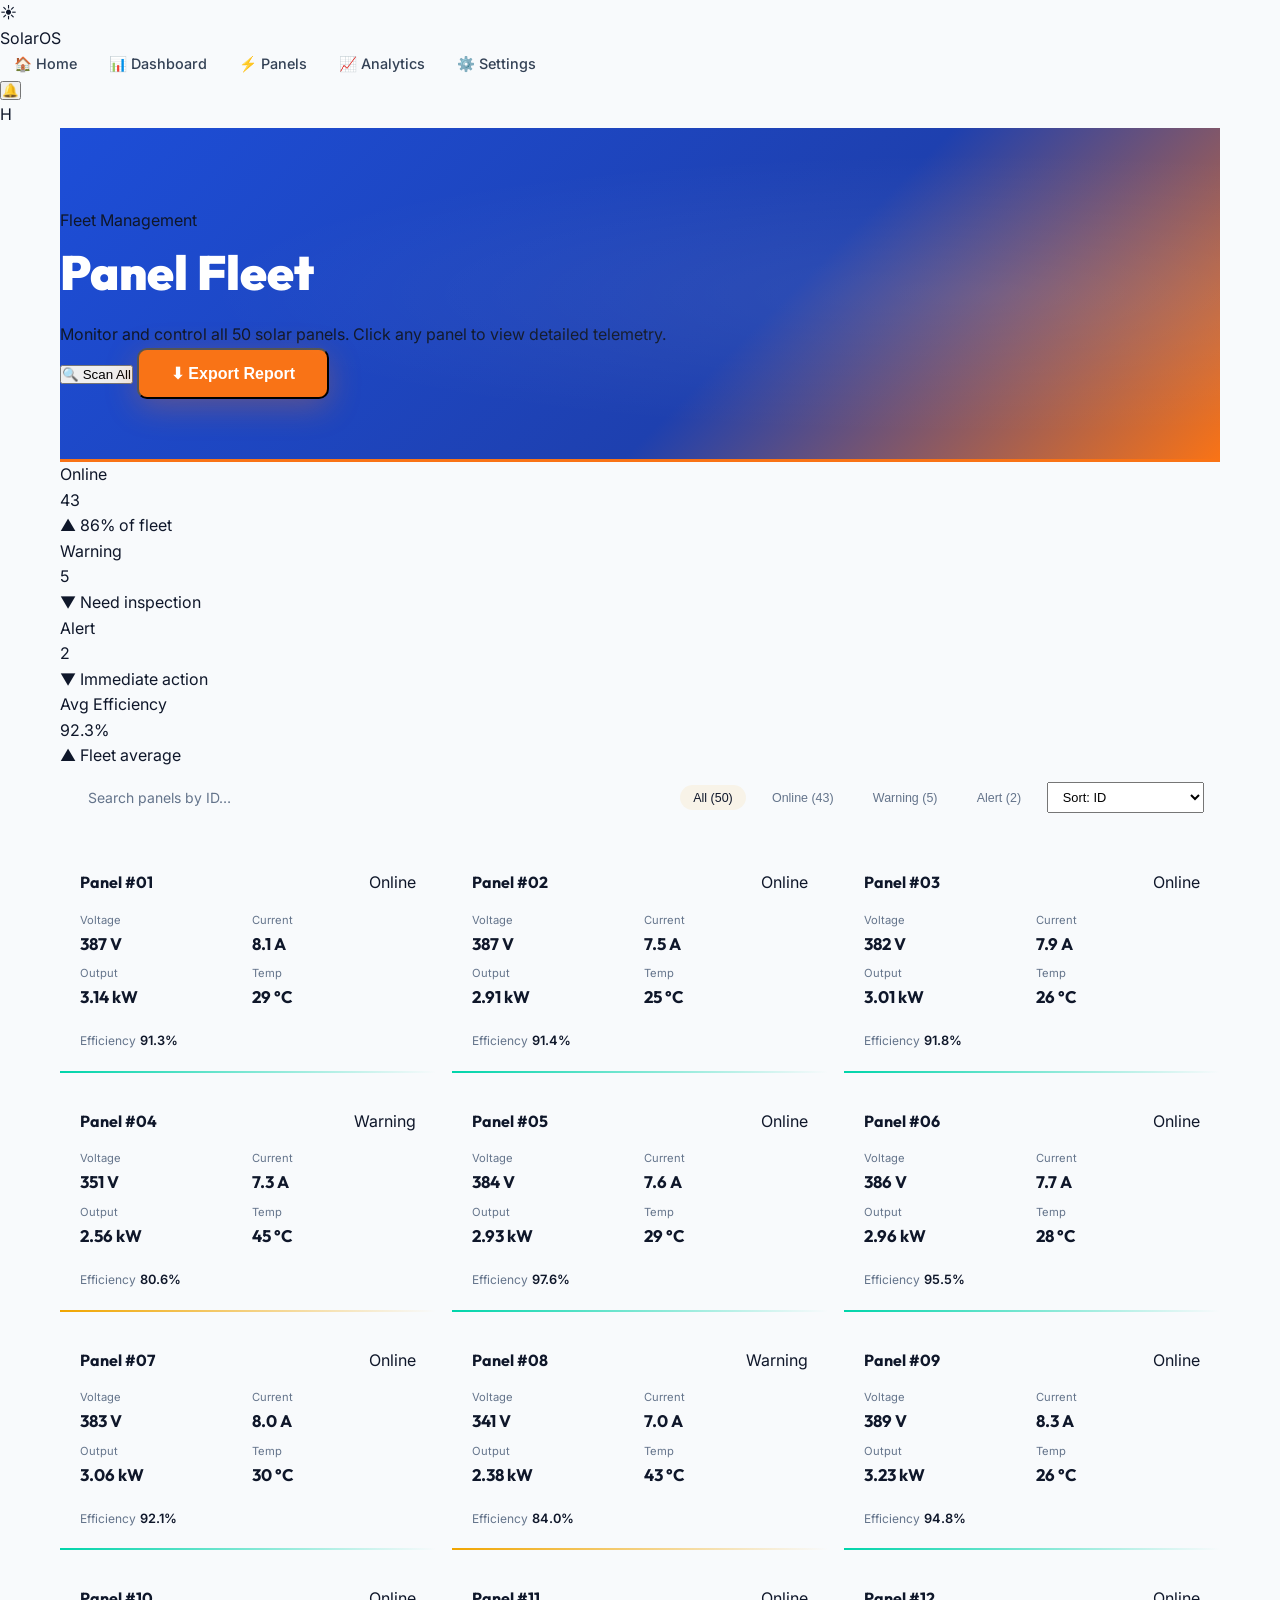
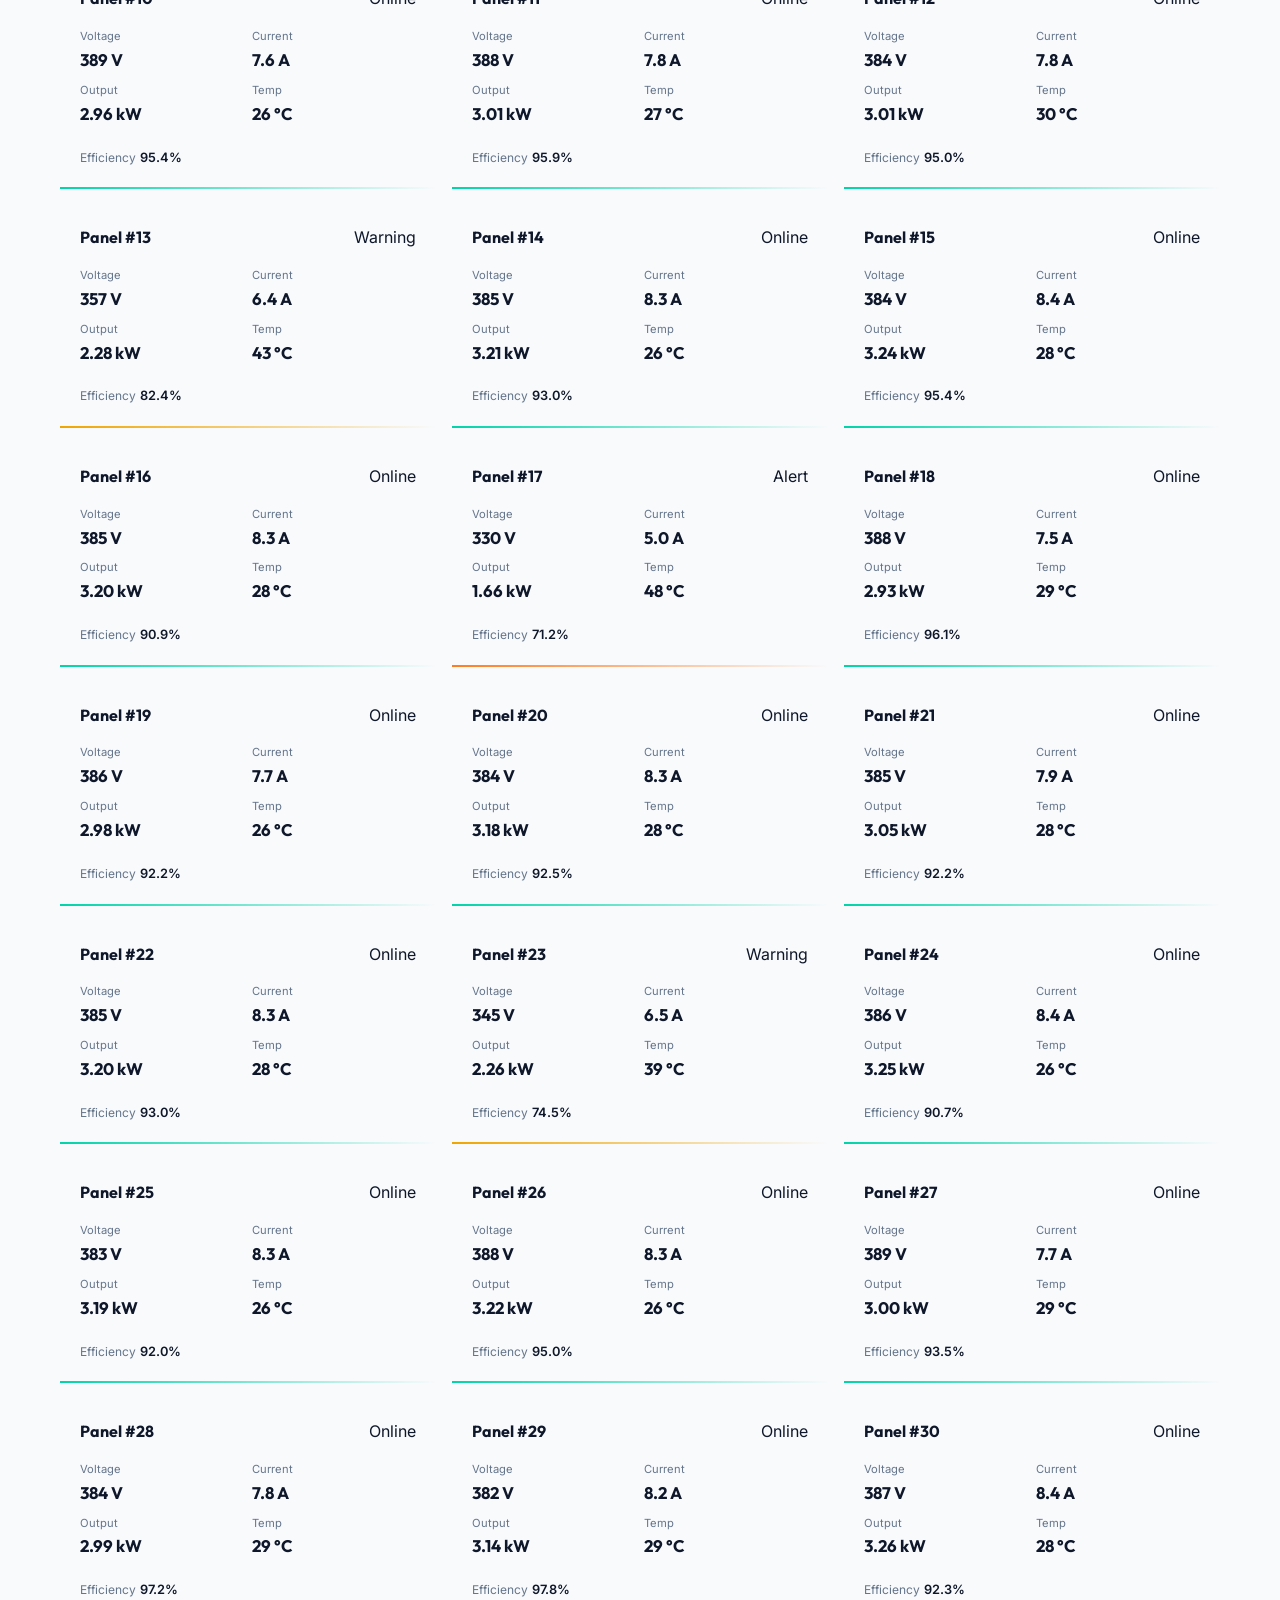
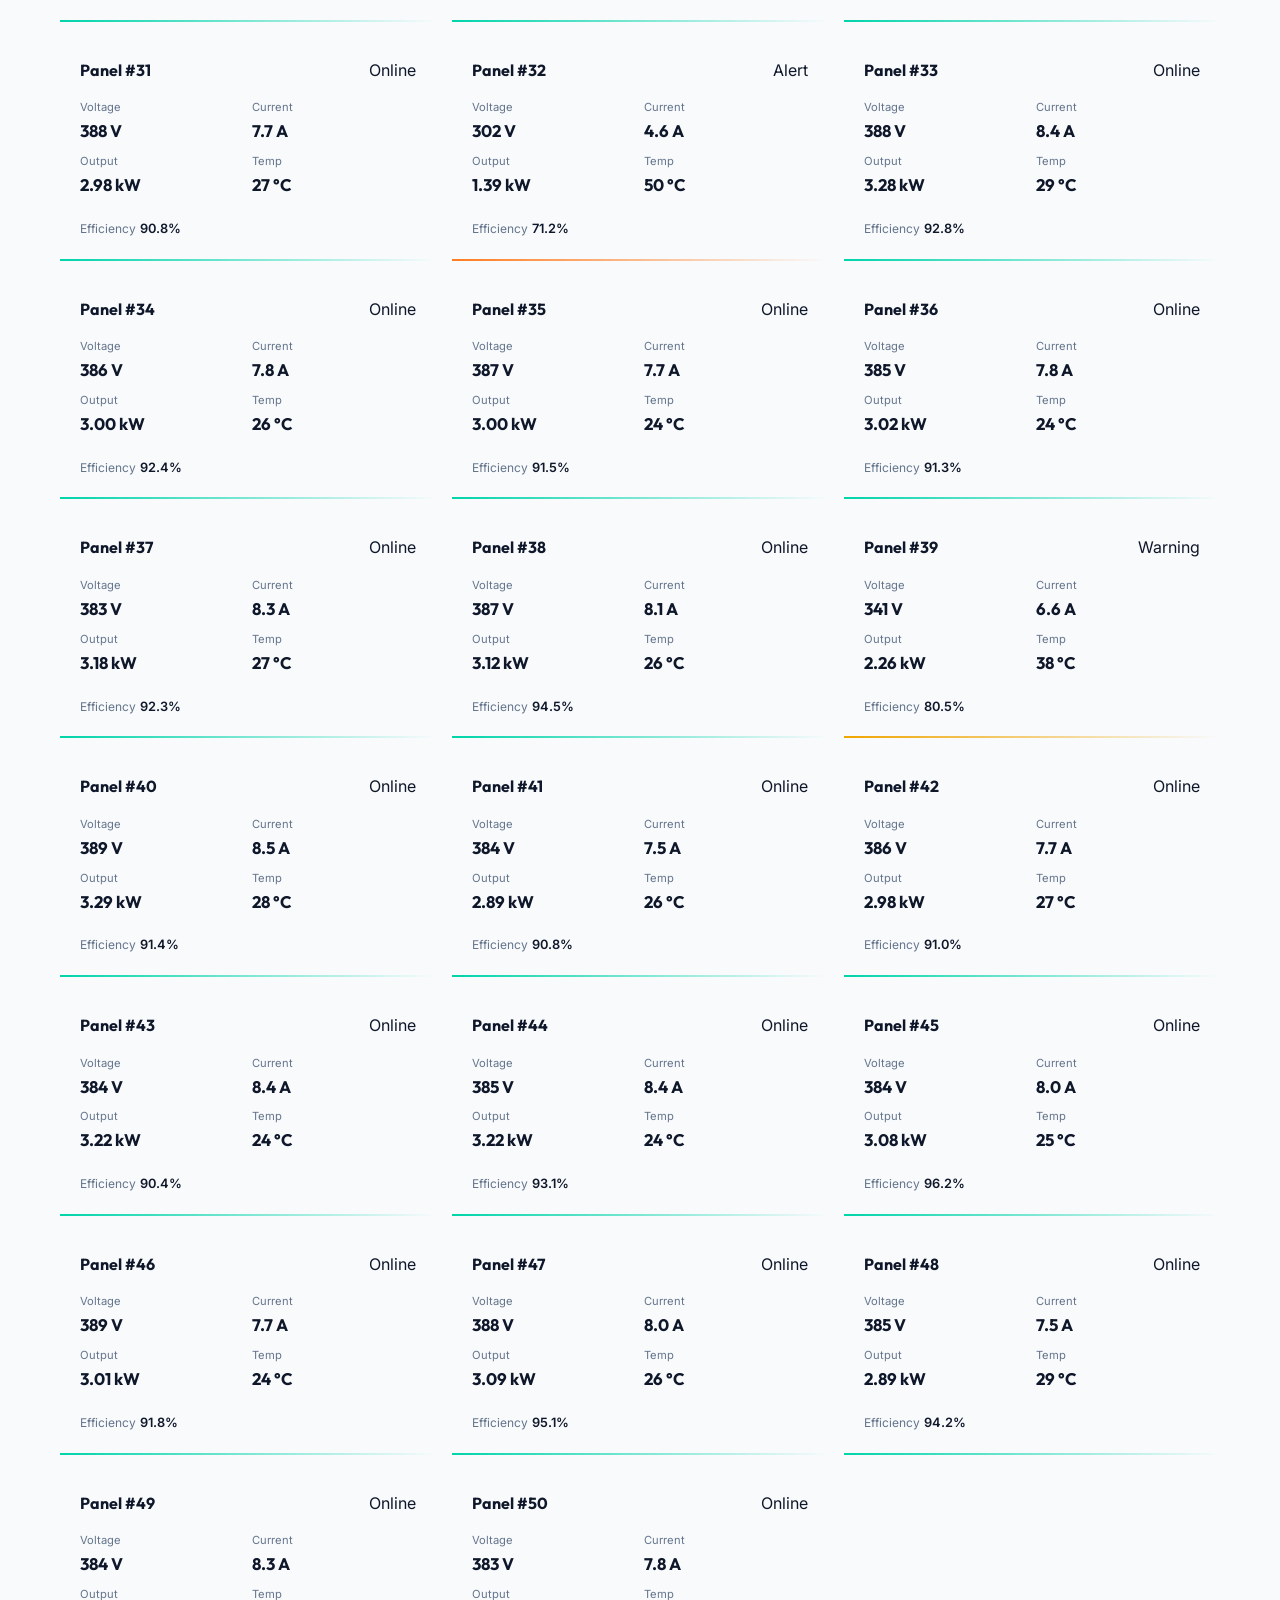
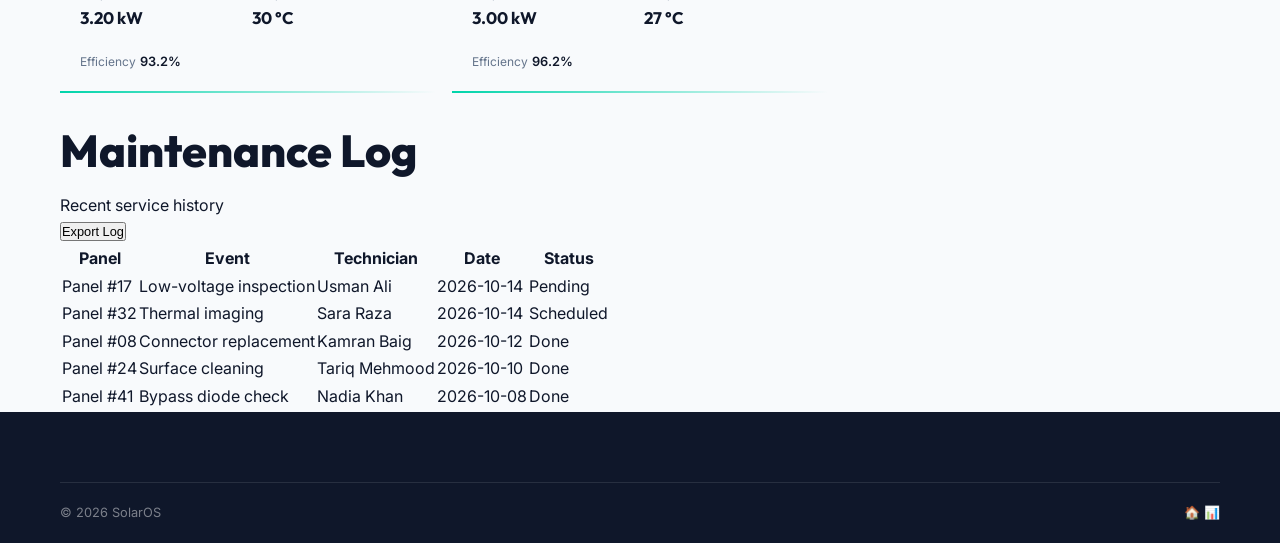
<file: panels.html>
<!DOCTYPE html>
<html lang="en">
<head>
  <meta charset="UTF-8" />
  <meta name="viewport" content="width=device-width, initial-scale=1.0" />
  <title>Panel Fleet — SolarOS</title>
  <link rel="stylesheet" href="css/style.css" />
  <style>
    /* ---- FILTER BAR ---- */
    .filter-bar {
      display: flex;
      align-items: center;
      gap: .75rem;
      flex-wrap: wrap;
      background: var(--card-bg);
      border: 1px solid var(--border-subtle);
      border-radius: var(--radius-md);
      padding: .75rem 1rem;
      margin-bottom: 1.5rem;
    }
    .filter-search {
      flex: 1;
      min-width: 160px;
      background: var(--navy-700);
      border: 1px solid var(--border-subtle);
      border-radius: var(--radius-sm);
      padding: .5rem .75rem;
      color: var(--text-primary);
      font-size: .875rem;
      font-family: 'Inter', sans-serif;
      outline: none;
    }
    .filter-search:focus { border-color: var(--solar-gold); }
    .filter-search::placeholder { color: var(--text-muted); }
    .filter-chip {
      padding: .35rem .85rem;
      border-radius: 99px;
      font-size: .78rem;
      font-weight: 500;
      cursor: pointer;
      border: 1px solid var(--border-subtle);
      background: transparent;
      color: var(--text-muted);
      transition: all .2s;
    }
    .filter-chip:hover,
    .filter-chip.active { border-color: var(--solar-gold); color: var(--solar-gold); background: rgba(240,165,0,.08); }
    .filter-chip.teal.active { border-color: var(--solar-teal); color: var(--solar-teal); background: rgba(0,212,170,.08); }
    .filter-chip.amber.active { border-color: var(--solar-amber); color: var(--solar-amber); background: rgba(255,124,32,.08); }

    /* ---- PANEL CARDS GRID ---- */
    .panels-grid {
      display: grid;
      grid-template-columns: repeat(auto-fill, minmax(280px, 1fr));
      gap: 1rem;
    }
    .panel-card {
      background: var(--card-bg);
      border: 1px solid var(--border-subtle);
      border-radius: var(--radius-md);
      padding: 1.25rem;
      transition: all .3s;
      cursor: pointer;
      position: relative;
      overflow: hidden;
    }
    .panel-card::after {
      content: '';
      position: absolute;
      bottom: 0; left: 0; right: 0;
      height: 2px;
    }
    .panel-card.on::after    { background: linear-gradient(90deg, #00d4aa, transparent); }
    .panel-card.warn::after  { background: linear-gradient(90deg, #f0a500, transparent); }
    .panel-card.alert::after { background: linear-gradient(90deg, #ff7c20, transparent); }
    .panel-card:hover {
      border-color: var(--border-glow);
      transform: translateY(-3px);
      box-shadow: 0 8px 30px rgba(0,0,0,.4);
    }
    .panel-card-header {
      display: flex;
      align-items: center;
      justify-content: space-between;
      margin-bottom: 1rem;
    }
    .panel-id {
      font-family: 'Outfit', sans-serif;
      font-size: 1rem;
      font-weight: 700;
    }
    .panel-metrics { display: grid; grid-template-columns: 1fr 1fr; gap: .5rem; margin-bottom: 1rem; }
    .panel-metric-label { font-size: .7rem; color: var(--text-muted); margin-bottom: 1px; }
    .panel-metric-val   { font-family: 'Outfit', sans-serif; font-size: 1.05rem; font-weight: 700; }
    .panel-sparkwrap { height: 40px; }
    .panel-sparkwrap canvas { width: 100%; height: 40px; display: block; }

    /* ---- DETAIL MODAL ---- */
    .modal-backdrop {
      display: none;
      position: fixed;
      inset: 0;
      background: rgba(5,13,26,.85);
      backdrop-filter: blur(6px);
      z-index: 2000;
      align-items: center;
      justify-content: center;
      padding: 1rem;
    }
    .modal-backdrop.open { display: flex; }
    .modal {
      background: var(--navy-800);
      border: 1px solid var(--border-subtle);
      border-radius: var(--radius-xl);
      padding: 2rem;
      max-width: 560px;
      width: 100%;
      max-height: 90vh;
      overflow-y: auto;
      animation: fadeInUp .3s ease;
    }
    .modal-header {
      display: flex;
      align-items: center;
      justify-content: space-between;
      margin-bottom: 1.5rem;
    }
    .modal-close {
      width: 32px; height: 32px;
      border-radius: 8px;
      border: 1px solid var(--border-subtle);
      background: var(--navy-700);
      color: var(--text-secondary);
      cursor: pointer;
      display: flex; align-items: center; justify-content: center;
      font-size: .9rem;
      transition: all .2s;
    }
    .modal-close:hover { border-color: var(--solar-amber); color: var(--solar-amber); }
    .modal-metrics { display: grid; grid-template-columns: repeat(3, 1fr); gap: 1rem; margin-bottom: 1.5rem; }
    .modal-metric {
      background: var(--navy-700);
      border: 1px solid var(--border-subtle);
      border-radius: var(--radius-md);
      padding: .9rem;
      text-align: center;
    }
    .modal-metric-val  { font-family: 'Outfit', sans-serif; font-size: 1.3rem; font-weight: 700; }
    .modal-metric-label { font-size: .72rem; color: var(--text-muted); margin-top: 3px; }
    .history-bar-row {
      display: flex;
      align-items: flex-end;
      gap: 3px;
      height: 60px;
      margin-bottom: .5rem;
    }
    .history-bar {
      flex: 1;
      border-radius: 3px 3px 0 0;
      transition: opacity .2s;
      background: linear-gradient(180deg, #f0a500, #ff7c20);
    }
    .history-bar:hover { opacity: .75; }

    /* ---- MAINTENANCE ---- */
    .maintenance-table { margin-top: 2rem; }
  </style>
</head>
<body>
  <nav class="nav">
    <a href="index.html" class="nav-logo">
      <div class="nav-logo-icon">☀️</div>
      Solar<span>OS</span>
    </a>
    <ul class="nav-links">
      <li><a href="index.html"><span class="icon">🏠</span> Home</a></li>
      <li><a href="dashboard.html"><span class="icon">📊</span> Dashboard</a></li>
      <li><a href="panels.html" class="active"><span class="icon">⚡</span> Panels</a></li>
      <li><a href="analytics.html"><span class="icon">📈</span> Analytics</a></li>
      <li><a href="settings.html"><span class="icon">⚙️</span> Settings</a></li>
    </ul>
    <div class="nav-actions">
      <button class="btn-icon nav-badge">🔔</button>
      <div class="avatar">H</div>
    </div>
    <button class="nav-toggle"><span></span><span></span><span></span></button>
  </nav>

  <div class="page-wrapper">
    <div class="container">
      <div class="page-hero">
        <div class="page-hero-label">Fleet Management</div>
        <div class="flex-between" style="flex-wrap:wrap;gap:1rem;">
          <div>
            <h1>Panel Fleet</h1>
            <p>Monitor and control all 50 solar panels. Click any panel to view detailed telemetry.</p>
          </div>
          <div class="flex gap-1" style="flex-wrap:wrap;">
            <button class="btn btn-secondary" onclick="showToast('Diagnostic scan started…','info')">🔍 Scan All</button>
            <button class="btn btn-primary" onclick="showToast('Panel report exported','success')">⬇ Export Report</button>
          </div>
        </div>
      </div>

      <!-- KPIs -->
      <div class="grid-4 mb-3 reveal">
        <div class="stat-tile teal">
          <div class="stat-label">Online</div>
          <div class="stat-value teal">43</div>
          <div class="stat-delta up">▲ 86% of fleet</div>
        </div>
        <div class="stat-tile gold">
          <div class="stat-label">Warning</div>
          <div class="stat-value gold">5</div>
          <div class="stat-delta down">▼ Need inspection</div>
        </div>
        <div class="stat-tile amber">
          <div class="stat-label">Alert</div>
          <div class="stat-value amber">2</div>
          <div class="stat-delta down">▼ Immediate action</div>
        </div>
        <div class="stat-tile blue">
          <div class="stat-label">Avg Efficiency</div>
          <div class="stat-value blue">92.3%</div>
          <div class="stat-delta up">▲ Fleet average</div>
        </div>
      </div>

      <!-- FILTER BAR -->
      <div class="filter-bar reveal">
        <input class="filter-search" type="text" placeholder="Search panels by ID…" id="panel-search" oninput="filterPanels()" />
        <button class="filter-chip active" onclick="setFilter(this,'all')">All (50)</button>
        <button class="filter-chip teal" onclick="setFilter(this,'on')">Online (43)</button>
        <button class="filter-chip" onclick="setFilter(this,'warn')">Warning (5)</button>
        <button class="filter-chip amber" onclick="setFilter(this,'alert')">Alert (2)</button>
        <select class="form-select" style="width:auto;padding:.4rem .7rem;font-size:.8rem;" onchange="showToast('Sort applied','info')">
          <option>Sort: ID</option>
          <option>Sort: Output ↓</option>
          <option>Sort: Efficiency ↓</option>
          <option>Sort: Temperature ↓</option>
        </select>
      </div>

      <!-- PANELS GRID -->
      <div class="panels-grid" id="panels-grid"></div>

      <!-- MAINTENANCE TABLE -->
      <div class="card maintenance-table reveal mt-3">
        <div class="section-header">
          <div>
            <div class="section-title">Maintenance Log</div>
            <div class="section-subtitle">Recent service history</div>
          </div>
          <button class="btn btn-ghost" style="font-size:.8rem;" onclick="showToast('Full maintenance history downloaded','success')">Export Log</button>
        </div>
        <div style="overflow-x:auto;">
          <table class="data-table">
            <thead>
              <tr>
                <th>Panel</th><th>Event</th><th>Technician</th><th>Date</th><th>Status</th>
              </tr>
            </thead>
            <tbody>
              <tr><td>Panel #17</td><td>Low-voltage inspection</td><td>Usman Ali</td><td>2026-10-14</td><td><span class="badge badge-warning">Pending</span></td></tr>
              <tr><td>Panel #32</td><td>Thermal imaging</td><td>Sara Raza</td><td>2026-10-14</td><td><span class="badge badge-info">Scheduled</span></td></tr>
              <tr><td>Panel #08</td><td>Connector replacement</td><td>Kamran Baig</td><td>2026-10-12</td><td><span class="badge badge-online">Done</span></td></tr>
              <tr><td>Panel #24</td><td>Surface cleaning</td><td>Tariq Mehmood</td><td>2026-10-10</td><td><span class="badge badge-online">Done</span></td></tr>
              <tr><td>Panel #41</td><td>Bypass diode check</td><td>Nadia Khan</td><td>2026-10-08</td><td><span class="badge badge-online">Done</span></td></tr>
            </tbody>
          </table>
        </div>
      </div>
    </div>

    <footer class="footer">
      <div class="container">
        <div class="footer-bottom">
          <p>© 2026 SolarOS</p>
          <div class="footer-socials">
            <a class="footer-social-btn" href="index.html">🏠</a>
            <a class="footer-social-btn" href="dashboard.html">📊</a>
          </div>
        </div>
      </div>
    </footer>
  </div>

  <!-- MODAL -->
  <div class="modal-backdrop" id="modal">
    <div class="modal" id="modal-content"></div>
  </div>

  <script src="js/main.js"></script>
  <script>
    // Panel data
    const panelData = Array.from({length:50}, (_,i) => {
      const id = i + 1;
      const states = [16,31].includes(i) ? 'alert' : [3,7,12,22,38].includes(i) ? 'warn' : 'on';
      const baseEff = states==='on' ? 90+Math.random()*8 : states==='warn' ? 74+Math.random()*12 : 58+Math.random()*15;
      const voltage = states==='on' ? 382+Math.random()*8 : states==='warn' ? 340+Math.random()*30 : 290+Math.random()*40;
      const current = states==='on' ? 7.5+Math.random()*1 : states==='warn' ? 6+Math.random()*1.5 : 4.5+Math.random()*1.5;
      const temp    = states==='on' ? 24+Math.random()*6 : states==='warn' ? 38+Math.random()*8 : 46+Math.random()*6;
      return { id, state: states, eff: baseEff.toFixed(1), voltage: voltage.toFixed(0), current: current.toFixed(1), temp: temp.toFixed(0),
               output: (voltage*current/1000).toFixed(2),
               history: Array.from({length:12}, () => Math.round(60 + Math.random()*40)) };
    });

    let activeFilter = 'all';

    function renderPanels(panels) {
      const grid = document.getElementById('panels-grid');
      grid.innerHTML = '';
      panels.forEach(p => {
        const col = p.state==='on' ? 'var(--solar-teal)' : p.state==='warn' ? 'var(--solar-gold)' : 'var(--solar-amber)';
        const div = document.createElement('div');
        div.className = 'panel-card ' + p.state;
        div.onclick = () => openModal(p);
        div.innerHTML = `
          <div class="panel-card-header">
            <div class="panel-id">Panel #${String(p.id).padStart(2,'0')}</div>
            <span class="badge badge-${p.state==='on'?'online':p.state==='warn'?'warning':'offline'}">
              <span class="badge-dot"></span>${p.state==='on'?'Online':p.state==='warn'?'Warning':'Alert'}
            </span>
          </div>
          <div class="panel-metrics">
            <div>
              <div class="panel-metric-label">Voltage</div>
              <div class="panel-metric-val" style="color:${col}">${p.voltage} V</div>
            </div>
            <div>
              <div class="panel-metric-label">Current</div>
              <div class="panel-metric-val" style="color:${col}">${p.current} A</div>
            </div>
            <div>
              <div class="panel-metric-label">Output</div>
              <div class="panel-metric-val" style="color:${col}">${p.output} kW</div>
            </div>
            <div>
              <div class="panel-metric-label">Temp</div>
              <div class="panel-metric-val" style="color:${p.state==='on'?'var(--solar-blue)':'var(--solar-amber)'}">${p.temp} °C</div>
            </div>
          </div>
          <div class="progress-bar mb-1">
            <div class="progress-fill ${p.state==='on'?'teal':p.state==='warn'?'gold':'gold'} " data-width="${p.eff}%" style="width:0"></div>
          </div>
          <div class="flex-between">
            <span style="font-size:.75rem;color:var(--text-muted);">Efficiency</span>
            <span style="font-size:.8rem;font-weight:600;color:${col}">${p.eff}%</span>
          </div>
        `;
        grid.appendChild(div);
      });
      animateProgressBars();
    }

    function setFilter(btn, key) {
      document.querySelectorAll('.filter-chip').forEach(b => b.classList.remove('active'));
      btn.classList.add('active');
      activeFilter = key;
      applyFilters();
    }

    function filterPanels() { applyFilters(); }

    function applyFilters() {
      const q = document.getElementById('panel-search').value.toLowerCase();
      let filtered = panelData;
      if (activeFilter !== 'all') filtered = filtered.filter(p => p.state === activeFilter);
      if (q) filtered = filtered.filter(p => String(p.id).includes(q) || ('panel #'+String(p.id).padStart(2,'0')).includes(q));
      renderPanels(filtered);
    }

    function openModal(p) {
      const col = p.state==='on' ? 'var(--solar-teal)' : p.state==='warn' ? 'var(--solar-gold)' : 'var(--solar-amber)';
      const maxH = Math.max(...p.history);
      const bars = p.history.map(v => `<div class="history-bar" style="height:${(v/maxH*100).toFixed(0)}%" title="${v} kWh"></div>`).join('');
      document.getElementById('modal-content').innerHTML = `
        <div class="modal-header">
          <div>
            <h3 style="font-size:1.3rem;">Panel #${String(p.id).padStart(2,'0')}</h3>
            <span class="badge badge-${p.state==='on'?'online':p.state==='warn'?'warning':'offline'}" style="margin-top:.3rem;display:inline-flex;">
              <span class="badge-dot"></span>${p.state==='on'?'Online & Healthy':p.state==='warn'?'Needs Inspection':'Alert — Action Required'}
            </span>
          </div>
          <button class="modal-close" onclick="closeModal()">✕</button>
        </div>
        <div class="modal-metrics">
          <div class="modal-metric">
            <div class="modal-metric-val" style="color:${col}">${p.voltage} V</div>
            <div class="modal-metric-label">Voltage</div>
          </div>
          <div class="modal-metric">
            <div class="modal-metric-val" style="color:${col}">${p.current} A</div>
            <div class="modal-metric-label">Current</div>
          </div>
          <div class="modal-metric">
            <div class="modal-metric-val" style="color:${col}">${p.output} kW</div>
            <div class="modal-metric-label">Output</div>
          </div>
          <div class="modal-metric">
            <div class="modal-metric-val" style="color:var(--solar-amber)">${p.temp} °C</div>
            <div class="modal-metric-label">Temperature</div>
          </div>
          <div class="modal-metric">
            <div class="modal-metric-val" style="color:${col}">${p.eff}%</div>
            <div class="modal-metric-label">Efficiency</div>
          </div>
          <div class="modal-metric">
            <div class="modal-metric-val text-muted">—</div>
            <div class="modal-metric-label">Irradiance</div>
          </div>
        </div>
        <div>
          <div class="section-title" style="font-size:.88rem;margin-bottom:.5rem;">12-Month Output History (kWh)</div>
          <div class="history-bar-row">${bars}</div>
          <div class="flex-between" style="font-size:.7rem;color:var(--text-muted);">
            <span>Oct '25</span><span>Oct '26</span>
          </div>
        </div>
        <div style="margin-top:1.5rem;display:flex;gap:.75rem;flex-wrap:wrap;">
          <button class="btn btn-secondary" style="font-size:.82rem;" onclick="showToast('Inspection request sent','info');closeModal()">📋 Schedule Inspection</button>
          <button class="btn btn-ghost"   style="font-size:.82rem;" onclick="showToast('Panel data exported','success');closeModal()">⬇ Export Data</button>
          ${p.state!=='on' ? `<button class="btn btn-primary" style="font-size:.82rem;" onclick="showToast('Alert acknowledged','warning');closeModal()">✓ Acknowledge Alert</button>` : ''}
        </div>
      `;
      document.getElementById('modal').classList.add('open');
    }

    function closeModal() {
      document.getElementById('modal').classList.remove('open');
    }
    document.getElementById('modal').addEventListener('click', e => {
      if (e.target === e.currentTarget) closeModal();
    });

    renderPanels(panelData);
  </script>
</body>
</html>
</file>
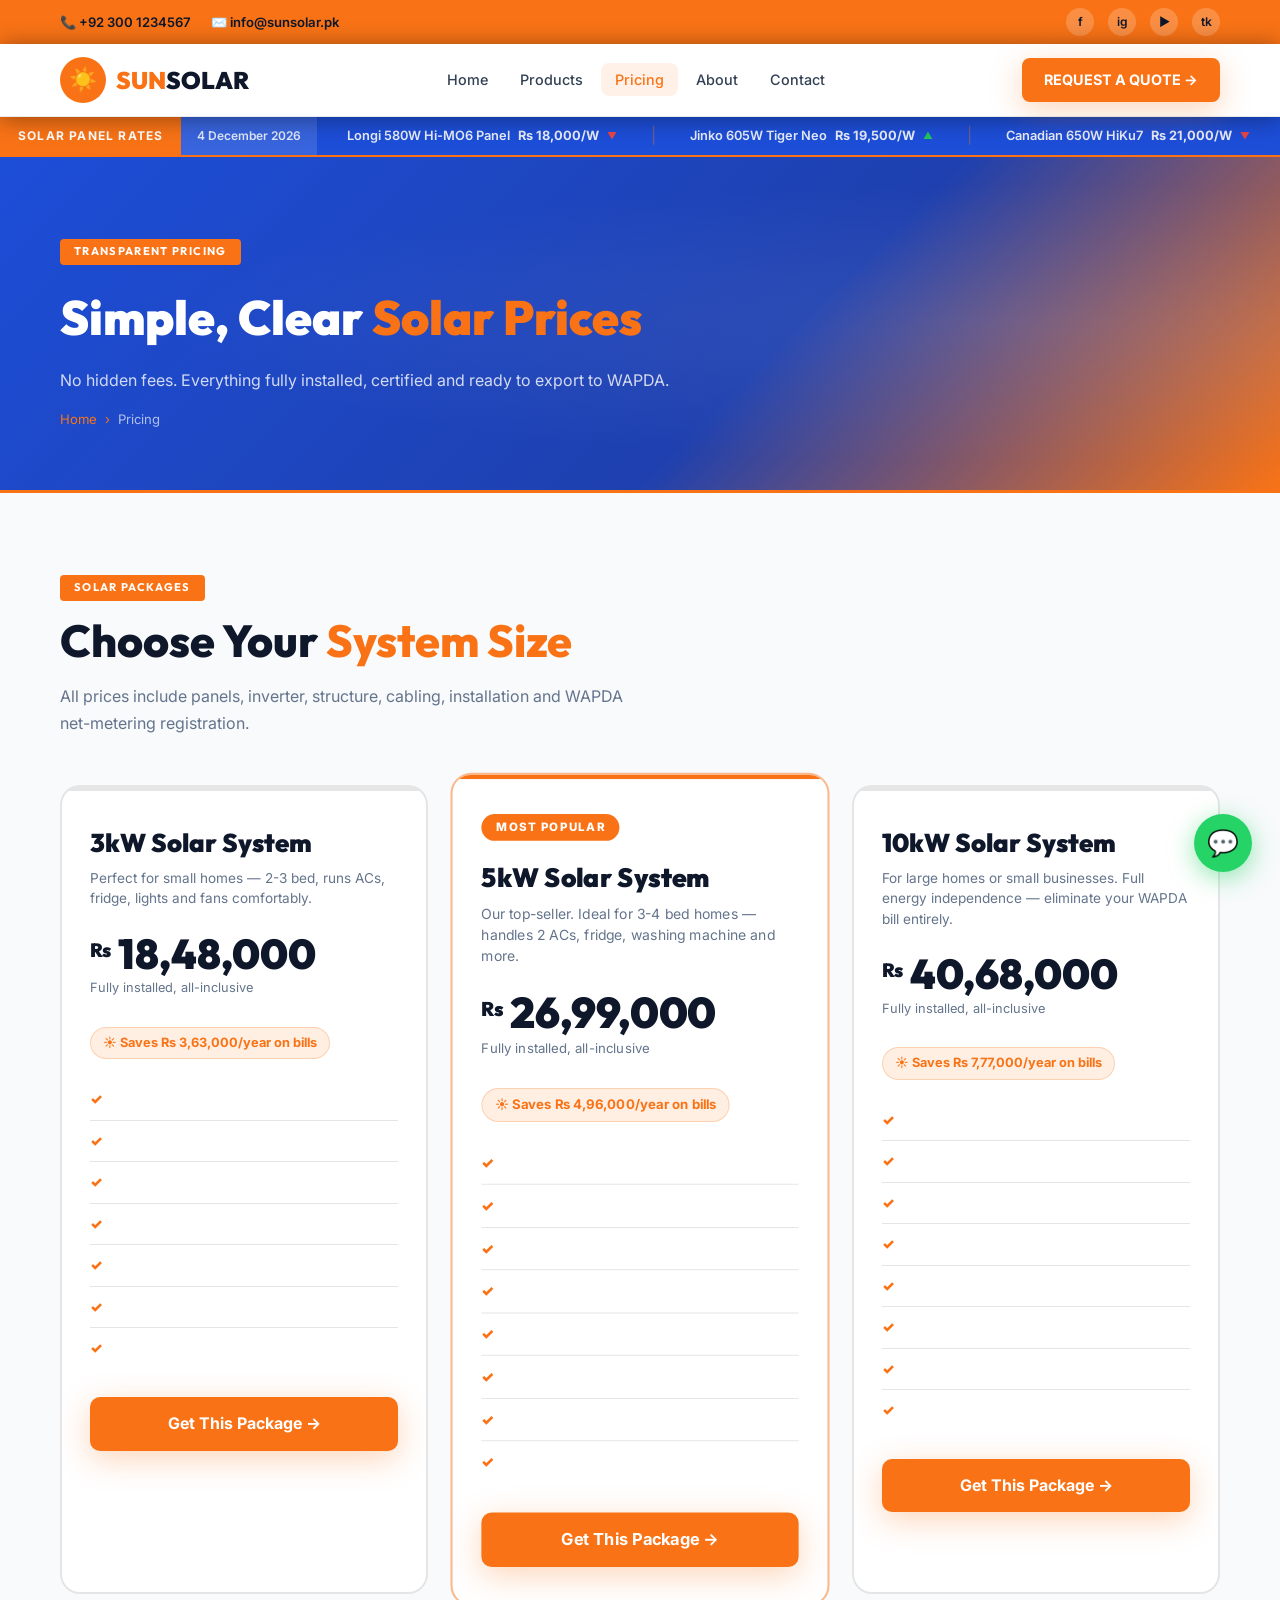
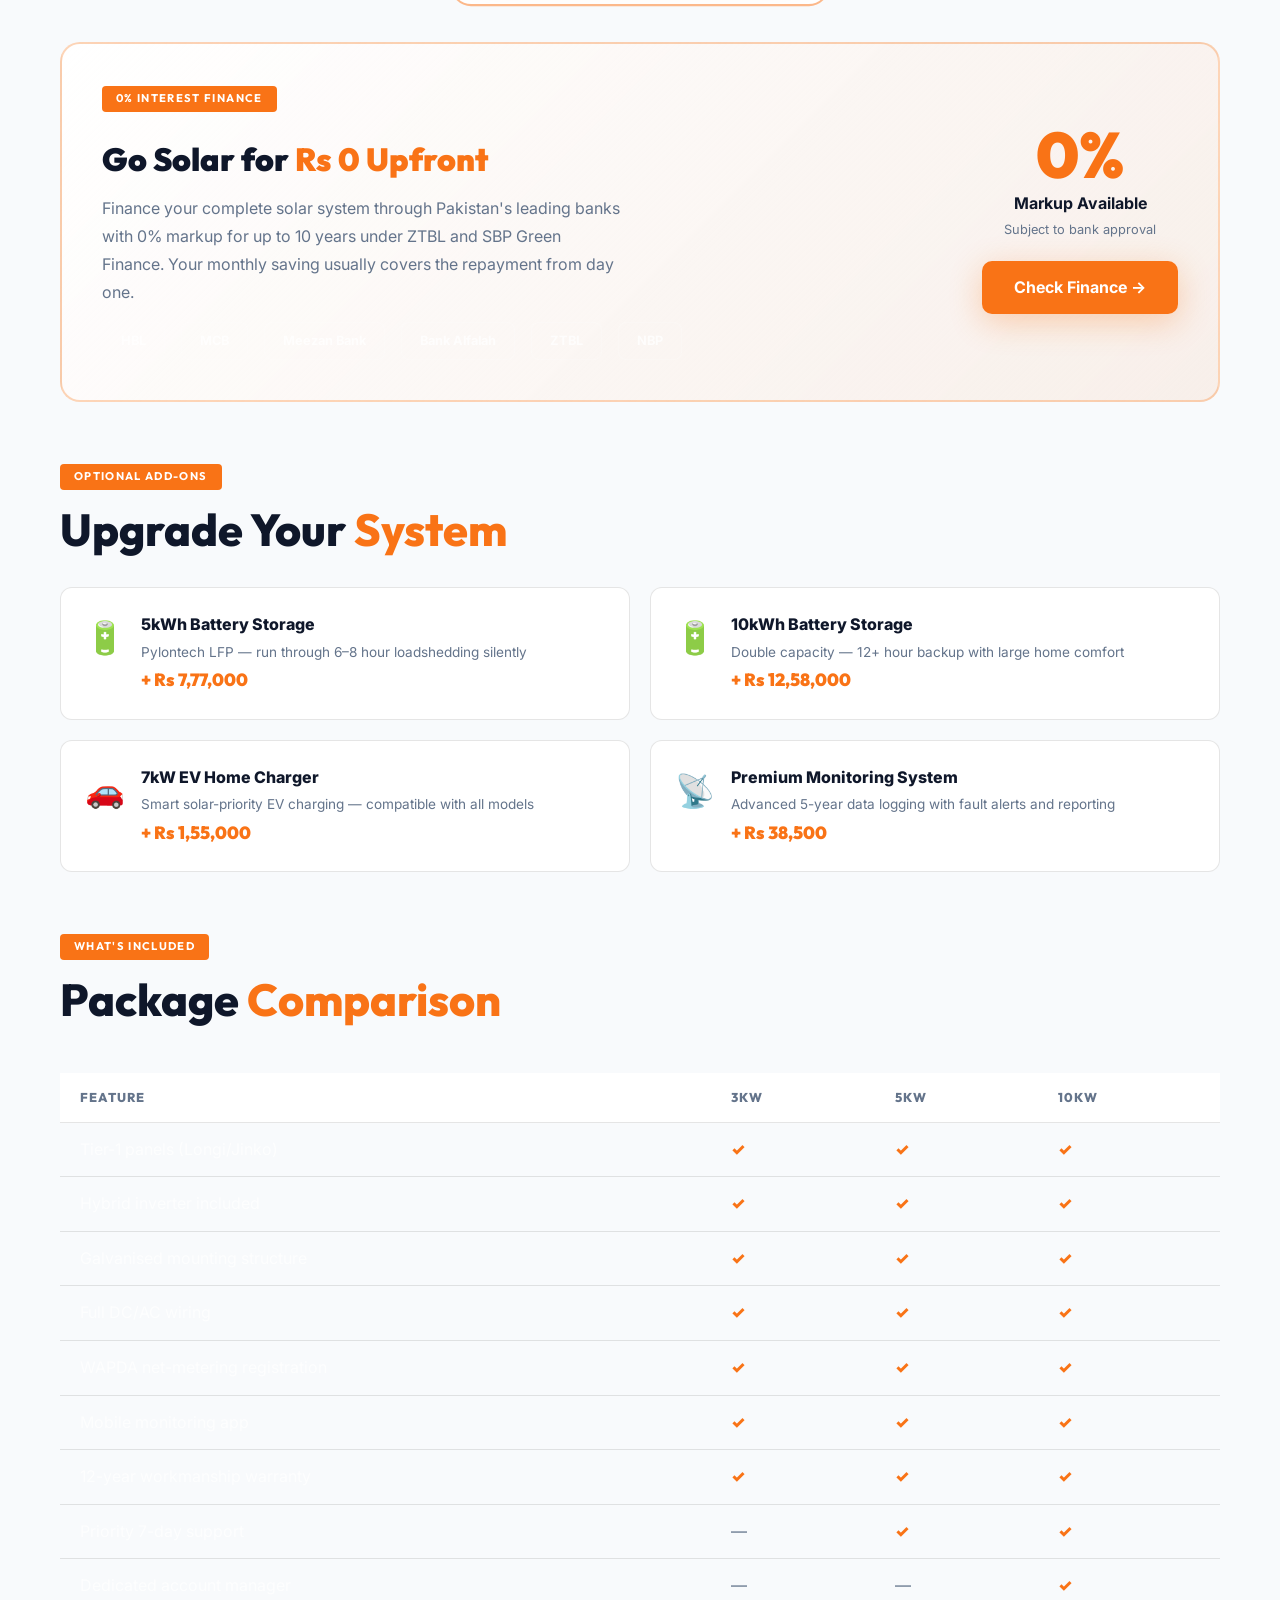
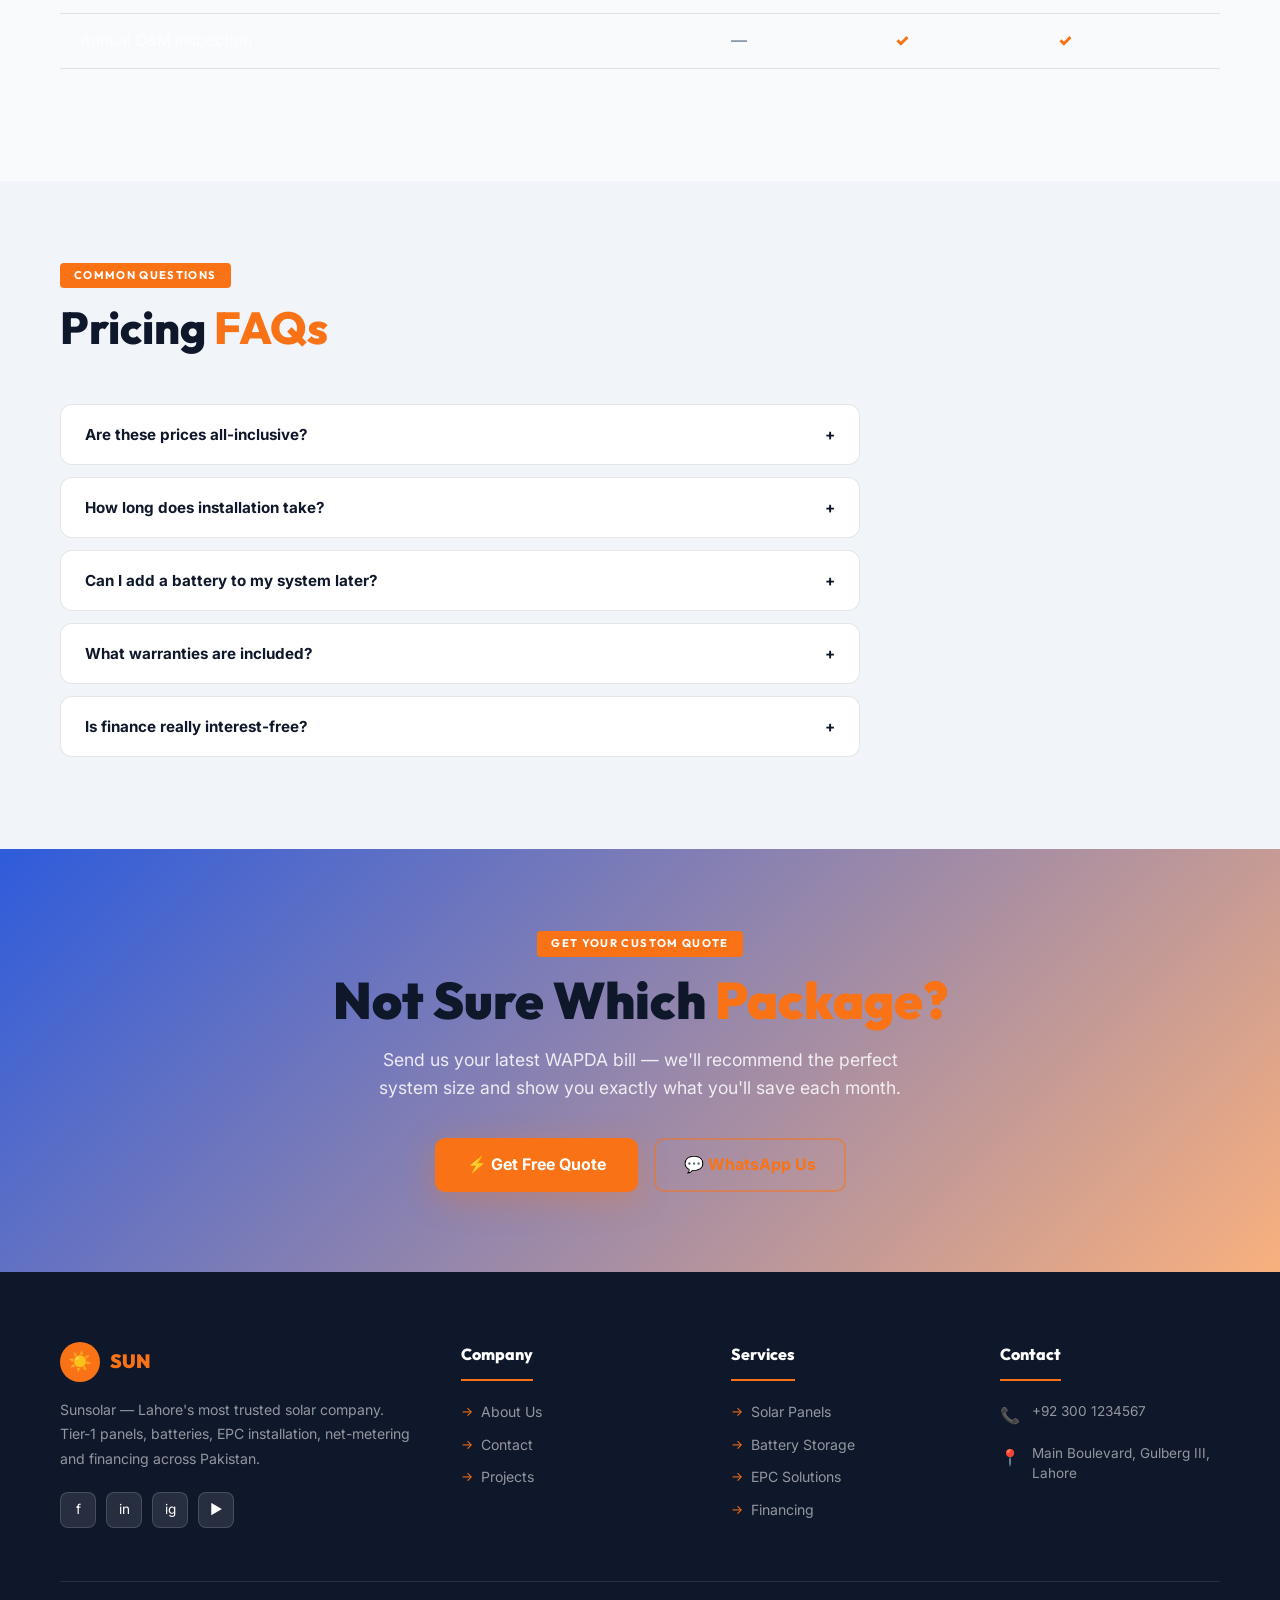
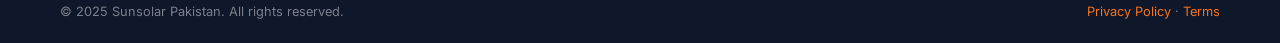
<file: pricing.html>
<!DOCTYPE html>
<html lang="en">
<head>
<meta charset="UTF-8">
<meta name="viewport" content="width=device-width,initial-scale=1">
<title>Solar Pricing — Sunsolar Pakistan</title>
<meta name="description" content="Transparent solar pricing for homes across Pakistan. 3kW, 5kW and 10kW fully installed packages in PKR. Rs 0 upfront finance available.">
<link rel="stylesheet" href="css/style.css">
<style>
.pricing-grid{display:grid;grid-template-columns:repeat(3,1fr);gap:28px;margin:48px 0}
.pricing-card{
  background:var(--navy-card);border:2px solid var(--navy-border);
  border-radius:var(--radius-lg);padding:36px 28px;
  position:relative;overflow:hidden;
  transition:all var(--transition);
}
.pricing-card::before{
  content:'';position:absolute;top:0;left:0;right:0;height:4px;
  background:var(--navy-border);transition:background var(--transition);
}
.pricing-card:hover,.pricing-card.featured-card{border-color:rgba(249,115,22,.5)}
.pricing-card:hover::before,.pricing-card.featured-card::before{background:var(--orange)}
.pricing-card.featured-card{transform:scale(1.03)}
.pc-badge{
  display:inline-block;background:var(--orange);color:#fff;
  font-size:.7rem;font-weight:800;text-transform:uppercase;letter-spacing:.12em;
  padding:4px 14px;border-radius:30px;margin-bottom:16px;
}
.pc-name{font-family:'Outfit',sans-serif;font-size:1.6rem;font-weight:900;margin-bottom:4px}
.pc-desc{font-size:.85rem;color:var(--text-muted);margin-bottom:24px;line-height:1.5}
.pc-price{margin-bottom:28px}
.pc-amount{font-family:'Outfit',sans-serif;font-size:2.6rem;font-weight:900;line-height:1}
.pc-amount span{font-size:1.2rem;vertical-align:top;margin-top:8px;display:inline-block}
.pc-label{font-size:.8rem;color:var(--text-muted);margin-top:4px}
.pc-saving{
  display:inline-flex;align-items:center;gap:6px;
  background:rgba(249,115,22,.12);border:1px solid rgba(249,115,22,.25);
  color:var(--orange);font-size:.8rem;font-weight:700;
  padding:5px 12px;border-radius:30px;margin-bottom:20px;
}
.pc-features{list-style:none;margin-bottom:28px}
.pc-features li{
  display:flex;align-items:center;gap:10px;padding:9px 0;
  border-bottom:1px solid var(--navy-border);font-size:.88rem;
  color:rgba(255,255,255,.85);
}
.pc-features li:last-child{border-bottom:none}
.pc-features li::before{content:'✓';color:var(--orange);font-weight:900;flex-shrink:0}
.pc-btn{display:block;text-align:center}
.finance-banner{
  background:linear-gradient(135deg,var(--navy-card),rgba(249,115,22,.08));
  border:2px solid rgba(249,115,22,.3);
  border-radius:var(--radius-lg);padding:40px;
  display:grid;grid-template-columns:1fr auto;gap:40px;align-items:center;
  margin:48px 0;
}
.finance-logo-row{display:flex;gap:16px;flex-wrap:wrap;margin-top:16px}
.finance-logo{
  background:rgba(255,255,255,.07);border:1px solid rgba(255,255,255,.12);
  border-radius:8px;padding:8px 18px;font-size:.8rem;font-weight:700;
  color:rgba(255,255,255,.75);
}
.addon-grid{display:grid;grid-template-columns:repeat(2,1fr);gap:20px;margin:32px 0}
.addon-card{
  background:var(--navy-card);border:1px solid var(--navy-border);
  border-radius:var(--radius);padding:24px;
  display:flex;gap:16px;align-items:flex-start;
  transition:all var(--transition);
}
.addon-card:hover{border-color:rgba(249,115,22,.35)}
.addon-icon{font-size:2rem;flex-shrink:0}
.addon-price{font-family:'Outfit',sans-serif;font-weight:900;color:var(--orange);font-size:1.1rem;margin-top:4px}
.compare-table{width:100%;border-collapse:separate;border-spacing:0;margin:32px 0}
.compare-table th,.compare-table td{padding:14px 20px;text-align:left;border-bottom:1px solid var(--navy-border)}
.compare-table th{background:var(--navy-card);font-family:'Outfit',sans-serif;font-size:.8rem;font-weight:800;text-transform:uppercase;letter-spacing:.08em;color:var(--text-muted)}
.compare-table tr:hover td{background:rgba(255,255,255,.025)}
.compare-table td:first-child{color:rgba(255,255,255,.75)}
.compare-table .ok{color:var(--orange);font-weight:900}
.compare-table .no{color:var(--text-muted)}
@media(max-width:1024px){.pricing-grid{grid-template-columns:1fr;max-width:480px;margin-inline:auto}.pricing-card.featured-card{transform:none}.finance-banner{grid-template-columns:1fr}.addon-grid{grid-template-columns:1fr}}
@media(max-width:768px){.pricing-card{padding:28px 20px}}
</style>
</head>
<body>

<!-- TOP BAR -->
<div class="top-bar">
  <div class="container">
    <div class="top-bar-inner">
      <div class="top-bar-contact">
        <a href="tel:+923001234567">📞 +92 300 1234567</a>
        <a href="mailto:info@sunsolar.pk">✉️ info@sunsolar.pk</a>
      </div>
      <div class="top-bar-social">
        <a href="#">f</a><a href="#">ig</a><a href="#">▶</a><a href="#">tk</a>
      </div>
    </div>
  </div>
</div>

<!-- NAVBAR -->
<nav class="navbar">
  <div class="container">
    <div class="nav-inner">
      <a href="/" class="logo">
        <div class="logo-sun">☀️</div>
        <div class="logo-text"><span>SUN</span>SOLAR</div>
      </a>
      <div class="nav-toggle" onclick="document.getElementById('navLinks').classList.toggle('open')">
        <span></span><span></span><span></span>
      </div>
      <ul class="nav-links" id="navLinks">
        <li><a href="/">Home</a></li>
        <li><a href="/services">Products</a></li>
        <li><a href="/pricing" class="active">Pricing</a></li>
        <li><a href="/about">About</a></li>
        <li><a href="/contact">Contact</a></li>
      </ul>
      <a href="/contact" class="nav-cta">REQUEST A QUOTE →</a>
    </div>
  </div>
</nav>

<!-- TICKER -->
<div class="ticker-bar">
  <div class="ticker-label">Solar Panel Rates</div>
  <div class="ticker-date" id="tickerDate"></div>
  <div class="ticker-wrap">
    <div class="ticker-track">
      <span class="ticker-item">Longi 580W Hi-MO6 Panel <strong>Rs 18,000/W</strong> <span class="arrow-down">▼</span></span>
      <span class="ticker-sep">|</span>
      <span class="ticker-item">Jinko 605W Tiger Neo <strong>Rs 19,500/W</strong> <span class="arrow-up">▲</span></span>
      <span class="ticker-sep">|</span>
      <span class="ticker-item">Canadian 650W HiKu7 <strong>Rs 21,000/W</strong> <span class="arrow-down">▼</span></span>
      <span class="ticker-sep">|</span>
      <span class="ticker-item">Huawei SUN2000 5kW <strong>Rs 2,20,000</strong> <span class="arrow-up">▲</span></span>
      <span class="ticker-sep">|</span>
      <span class="ticker-item">Longi 580W Hi-MO6 Panel <strong>Rs 18,000/W</strong> <span class="arrow-down">▼</span></span>
      <span class="ticker-sep">|</span>
      <span class="ticker-item">Jinko 605W Tiger Neo <strong>Rs 19,500/W</strong> <span class="arrow-up">▲</span></span>
      <span class="ticker-sep">|</span>
    </div>
  </div>
</div>

<!-- PAGE HERO -->
<section class="page-hero">
  <div class="container page-hero-inner">
    <div class="eyebrow">Transparent Pricing</div>
    <h1>Simple, Clear <span class="text-orange">Solar Prices</span></h1>
    <p class="page-hero-sub">No hidden fees. Everything fully installed, certified and ready to export to WAPDA.</p>
    <div class="breadcrumb">
      <a href="/">Home</a>
      <span class="breadcrumb-sep">›</span>
      <span>Pricing</span>
    </div>
  </div>
</section>

<!-- PACKAGES -->
<section class="section">
  <div class="container">
    <div class="section-header reveal">
      <div class="eyebrow">Solar Packages</div>
      <h2 class="section-title">Choose Your <span class="text-orange">System Size</span></h2>
      <p class="section-sub">All prices include panels, inverter, structure, cabling, installation and WAPDA net-metering registration.</p>
    </div>

    <div class="pricing-grid">

      <!-- 3kW -->
      <div class="pricing-card reveal">
        <div class="pc-name">3kW Solar System</div>
        <div class="pc-desc">Perfect for small homes — 2-3 bed, runs ACs, fridge, lights and fans comfortably.</div>
        <div class="pc-price">
          <div class="pc-amount"><span>Rs</span> 18,48,000</div>
          <div class="pc-label">Fully installed, all-inclusive</div>
        </div>
        <div class="pc-saving">☀️ Saves Rs 3,63,000/year on bills</div>
        <ul class="pc-features">
          <li>5 × 580W Longi Hi-MO6 panels</li>
          <li>5kW Huawei / Solis hybrid inverter</li>
          <li>Hot-dip galvanised structure</li>
          <li>DC/AC cabling & protection</li>
          <li>WAPDA net-metering application</li>
          <li>12-year workmanship guarantee</li>
          <li>Live monitoring app included</li>
        </ul>
        <a href="/contact" class="btn-primary pc-btn">Get This Package →</a>
      </div>

      <!-- 5kW -->
      <div class="pricing-card featured-card reveal">
        <div class="pc-badge">Most Popular</div>
        <div class="pc-name">5kW Solar System</div>
        <div class="pc-desc">Our top-seller. Ideal for 3-4 bed homes — handles 2 ACs, fridge, washing machine and more.</div>
        <div class="pc-price">
          <div class="pc-amount"><span>Rs</span> 26,99,000</div>
          <div class="pc-label">Fully installed, all-inclusive</div>
        </div>
        <div class="pc-saving">☀️ Saves Rs 4,96,000/year on bills</div>
        <ul class="pc-features">
          <li>9 × 580W Longi Hi-MO6 panels</li>
          <li>8kW Huawei SUN2000 hybrid inverter</li>
          <li>Heavy-duty mounting structure</li>
          <li>DC/AC cabling & surge protection</li>
          <li>WAPDA net-metering application</li>
          <li>12-year workmanship guarantee</li>
          <li>Live monitoring app included</li>
          <li>Priority support 7-days a week</li>
        </ul>
        <a href="/contact" class="btn-primary pc-btn">Get This Package →</a>
      </div>

      <!-- 10kW -->
      <div class="pricing-card reveal">
        <div class="pc-name">10kW Solar System</div>
        <div class="pc-desc">For large homes or small businesses. Full energy independence — eliminate your WAPDA bill entirely.</div>
        <div class="pc-price">
          <div class="pc-amount"><span>Rs</span> 40,68,000</div>
          <div class="pc-label">Fully installed, all-inclusive</div>
        </div>
        <div class="pc-saving">☀️ Saves Rs 7,77,000/year on bills</div>
        <ul class="pc-features">
          <li>18 × 580W Longi Hi-MO6 panels</li>
          <li>12kW Huawei SUN2000 3-phase inverter</li>
          <li>Industrial mounting structure</li>
          <li>DC/AC cabling & protection array</li>
          <li>WAPDA net-metering application</li>
          <li>12-year workmanship guarantee</li>
          <li>Live monitoring app included</li>
          <li>Dedicated account manager</li>
        </ul>
        <a href="/contact" class="btn-primary pc-btn">Get This Package →</a>
      </div>
    </div>

    <!-- FINANCE BANNER -->
    <div class="finance-banner reveal">
      <div>
        <div class="eyebrow">0% Interest Finance</div>
        <h2 style="font-family:'Outfit',sans-serif;font-size:2rem;font-weight:900;margin:8px 0">Go Solar for <span class="text-orange">Rs 0 Upfront</span></h2>
        <p style="color:var(--text-muted);line-height:1.75;max-width:520px">Finance your complete solar system through Pakistan's leading banks with 0% markup for up to 10 years under ZTBL and SBP Green Finance. Your monthly saving usually covers the repayment from day one.</p>
        <div class="finance-logo-row">
          <div class="finance-logo">HBL</div>
          <div class="finance-logo">MCB</div>
          <div class="finance-logo">Meezan Bank</div>
          <div class="finance-logo">Bank Alfalah</div>
          <div class="finance-logo">ZTBL</div>
          <div class="finance-logo">NBP</div>
        </div>
      </div>
      <div style="text-align:center">
        <div style="font-family:'Outfit',sans-serif;font-size:4rem;font-weight:900;color:var(--orange);line-height:1">0%</div>
        <div style="font-size:1rem;font-weight:700;margin:4px 0">Markup Available</div>
        <div style="font-size:.8rem;color:var(--text-muted)">Subject to bank approval</div>
        <a href="/contact" class="btn-primary" style="margin-top:20px;display:inline-block">Check Finance →</a>
      </div>
    </div>

    <!-- ADD-ONS -->
    <div class="section-header reveal" style="margin-top:60px">
      <div class="eyebrow">Optional Add-Ons</div>
      <h2 class="section-title">Upgrade Your <span class="text-orange">System</span></h2>
    </div>
    <div class="addon-grid reveal">
      <div class="addon-card">
        <div class="addon-icon">🔋</div>
        <div>
          <div style="font-weight:800;font-size:1rem">5kWh Battery Storage</div>
          <div style="color:var(--text-muted);font-size:.85rem;margin-top:4px;line-height:1.5">Pylontech LFP — run through 6–8 hour loadshedding silently</div>
          <div class="addon-price">+ Rs 7,77,000</div>
        </div>
      </div>
      <div class="addon-card">
        <div class="addon-icon">🔋</div>
        <div>
          <div style="font-weight:800;font-size:1rem">10kWh Battery Storage</div>
          <div style="color:var(--text-muted);font-size:.85rem;margin-top:4px;line-height:1.5">Double capacity — 12+ hour backup with large home comfort</div>
          <div class="addon-price">+ Rs 12,58,000</div>
        </div>
      </div>
      <div class="addon-card">
        <div class="addon-icon">🚗</div>
        <div>
          <div style="font-weight:800;font-size:1rem">7kW EV Home Charger</div>
          <div style="color:var(--text-muted);font-size:.85rem;margin-top:4px;line-height:1.5">Smart solar-priority EV charging — compatible with all models</div>
          <div class="addon-price">+ Rs 1,55,000</div>
        </div>
      </div>
      <div class="addon-card">
        <div class="addon-icon">📡</div>
        <div>
          <div style="font-weight:800;font-size:1rem">Premium Monitoring System</div>
          <div style="color:var(--text-muted);font-size:.85rem;margin-top:4px;line-height:1.5">Advanced 5-year data logging with fault alerts and reporting</div>
          <div class="addon-price">+ Rs 38,500</div>
        </div>
      </div>
    </div>

    <!-- COMPARISON TABLE -->
    <div class="section-header reveal" style="margin-top:60px">
      <div class="eyebrow">What's Included</div>
      <h2 class="section-title">Package <span class="text-orange">Comparison</span></h2>
    </div>
    <div class="reveal" style="overflow-x:auto">
      <table class="compare-table">
        <thead>
          <tr>
            <th>Feature</th>
            <th>3kW</th>
            <th>5kW</th>
            <th>10kW</th>
          </tr>
        </thead>
        <tbody>
          <tr><td>Tier-1 panels (Longi/Jinko)</td><td class="ok">✓</td><td class="ok">✓</td><td class="ok">✓</td></tr>
          <tr><td>Hybrid inverter included</td><td class="ok">✓</td><td class="ok">✓</td><td class="ok">✓</td></tr>
          <tr><td>Galvanised mounting structure</td><td class="ok">✓</td><td class="ok">✓</td><td class="ok">✓</td></tr>
          <tr><td>Full DC/AC wiring</td><td class="ok">✓</td><td class="ok">✓</td><td class="ok">✓</td></tr>
          <tr><td>WAPDA net-metering registration</td><td class="ok">✓</td><td class="ok">✓</td><td class="ok">✓</td></tr>
          <tr><td>Mobile monitoring app</td><td class="ok">✓</td><td class="ok">✓</td><td class="ok">✓</td></tr>
          <tr><td>12-year workmanship warranty</td><td class="ok">✓</td><td class="ok">✓</td><td class="ok">✓</td></tr>
          <tr><td>Priority 7-day support</td><td class="no">—</td><td class="ok">✓</td><td class="ok">✓</td></tr>
          <tr><td>Dedicated account manager</td><td class="no">—</td><td class="no">—</td><td class="ok">✓</td></tr>
          <tr><td>Annual O&M inspection</td><td class="no">—</td><td class="ok">✓</td><td class="ok">✓</td></tr>
        </tbody>
      </table>
    </div>
  </div>
</section>

<!-- FAQ -->
<section class="section" style="background:var(--navy-mid)">
  <div class="container">
    <div class="section-header reveal">
      <div class="eyebrow">Common Questions</div>
      <h2 class="section-title">Pricing <span class="text-orange">FAQs</span></h2>
    </div>
    <div class="faq-list reveal">
      <div class="faq-item">
        <button class="faq-q">Are these prices all-inclusive? <span class="faq-icon">+</span></button>
        <div class="faq-a">Yes — all prices include panels, inverter, mounting structure, all cabling, installation labour and WAPDA net-metering application. No hidden extras.</div>
      </div>
      <div class="faq-item">
        <button class="faq-q">How long does installation take? <span class="faq-icon">+</span></button>
        <div class="faq-a">Most residential systems are installed in 1–2 days. Larger commercial systems may take 3–5 days. We'll give you a firm timeline after the site survey.</div>
      </div>
      <div class="faq-item">
        <button class="faq-q">Can I add a battery to my system later? <span class="faq-icon">+</span></button>
        <div class="faq-a">Yes — all our inverters are battery-ready. You can add a Pylontech LFP battery at any time after installation with minimal additional work.</div>
      </div>
      <div class="faq-item">
        <button class="faq-q">What warranties are included? <span class="faq-icon">+</span></button>
        <div class="faq-a">25-year panel performance warranty, 10-year inverter warranty, and 12-year Sunsolar workmanship warranty. We also handle all warranty claims on your behalf.</div>
      </div>
      <div class="faq-item">
        <button class="faq-q">Is finance really interest-free? <span class="faq-icon">+</span></button>
        <div class="faq-a">Yes — under SBP's Green Finance scheme and ZTBL agricultural solar programs, 0% markup is available to eligible applicants. Our team handles the entire bank application process for you.</div>
      </div>
    </div>
  </div>
</section>

<!-- CTA -->
<section class="cta-band">
  <div class="cta-band-bg"></div>
  <div class="cta-band-overlay"></div>
  <div class="container cta-band-inner">
    <div class="reveal">
      <div class="eyebrow">Get Your Custom Quote</div>
      <h2>Not Sure Which <span class="text-orange">Package?</span></h2>
      <p>Send us your latest WAPDA bill — we'll recommend the perfect system size and show you exactly what you'll save each month.</p>
      <div class="cta-band-actions">
        <a href="/contact" class="btn-primary">⚡ Get Free Quote</a>
        <a href="https://wa.me/923001234567" class="btn-outline" target="_blank">💬 WhatsApp Us</a>
      </div>
    </div>
  </div>
</section>

<!-- FOOTER -->
<footer class="footer">
  <div class="container">
    <div class="footer-grid">
      <div class="footer-about">
        <a href="/" class="logo">
          <div class="logo-sun" style="width:40px;height:40px;font-size:1.2rem">☀️</div>
          <div class="logo-text" style="font-size:1.2rem"><span>SUN</span>SOLAR</div>
        </a>
        <p>Sunsolar — Lahore's most trusted solar company. Tier-1 panels, batteries, EPC installation, net-metering and financing across Pakistan.</p>
        <div class="footer-social">
          <a href="#">f</a><a href="#">in</a><a href="#">ig</a><a href="#">▶</a>
        </div>
      </div>
      <div class="footer-col">
        <h4>Company</h4>
        <ul class="footer-links">
          <li><a href="/about">About Us</a></li>
          <li><a href="/contact">Contact</a></li>
          <li><a href="/services">Projects</a></li>
        </ul>
      </div>
      <div class="footer-col">
        <h4>Services</h4>
        <ul class="footer-links">
          <li><a href="/services">Solar Panels</a></li>
          <li><a href="/services">Battery Storage</a></li>
          <li><a href="/services">EPC Solutions</a></li>
          <li><a href="/pricing">Financing</a></li>
        </ul>
      </div>
      <div class="footer-col">
        <h4>Contact</h4>
        <div class="footer-contact-item">
          <span class="footer-contact-icon">📞</span>
          <div class="footer-contact-text"><a href="tel:+923001234567">+92 300 1234567</a></div>
        </div>
        <div class="footer-contact-item">
          <span class="footer-contact-icon">📍</span>
          <div class="footer-contact-text">Main Boulevard, Gulberg III, Lahore</div>
        </div>
      </div>
    </div>
    <div class="footer-bottom">
      <div>© 2025 Sunsolar Pakistan. All rights reserved.</div>
      <div><a href="#">Privacy Policy</a> · <a href="#">Terms</a></div>
    </div>
  </div>
</footer>
<a href="https://wa.me/923001234567" class="whatsapp-float" target="_blank">💬</a>
<script src="js/main.js"></script>
<script>document.getElementById('tickerDate').textContent=new Date().toLocaleDateString('en-PK',{day:'numeric',month:'long',year:'numeric'})</script>
</body>
</html>
</file>
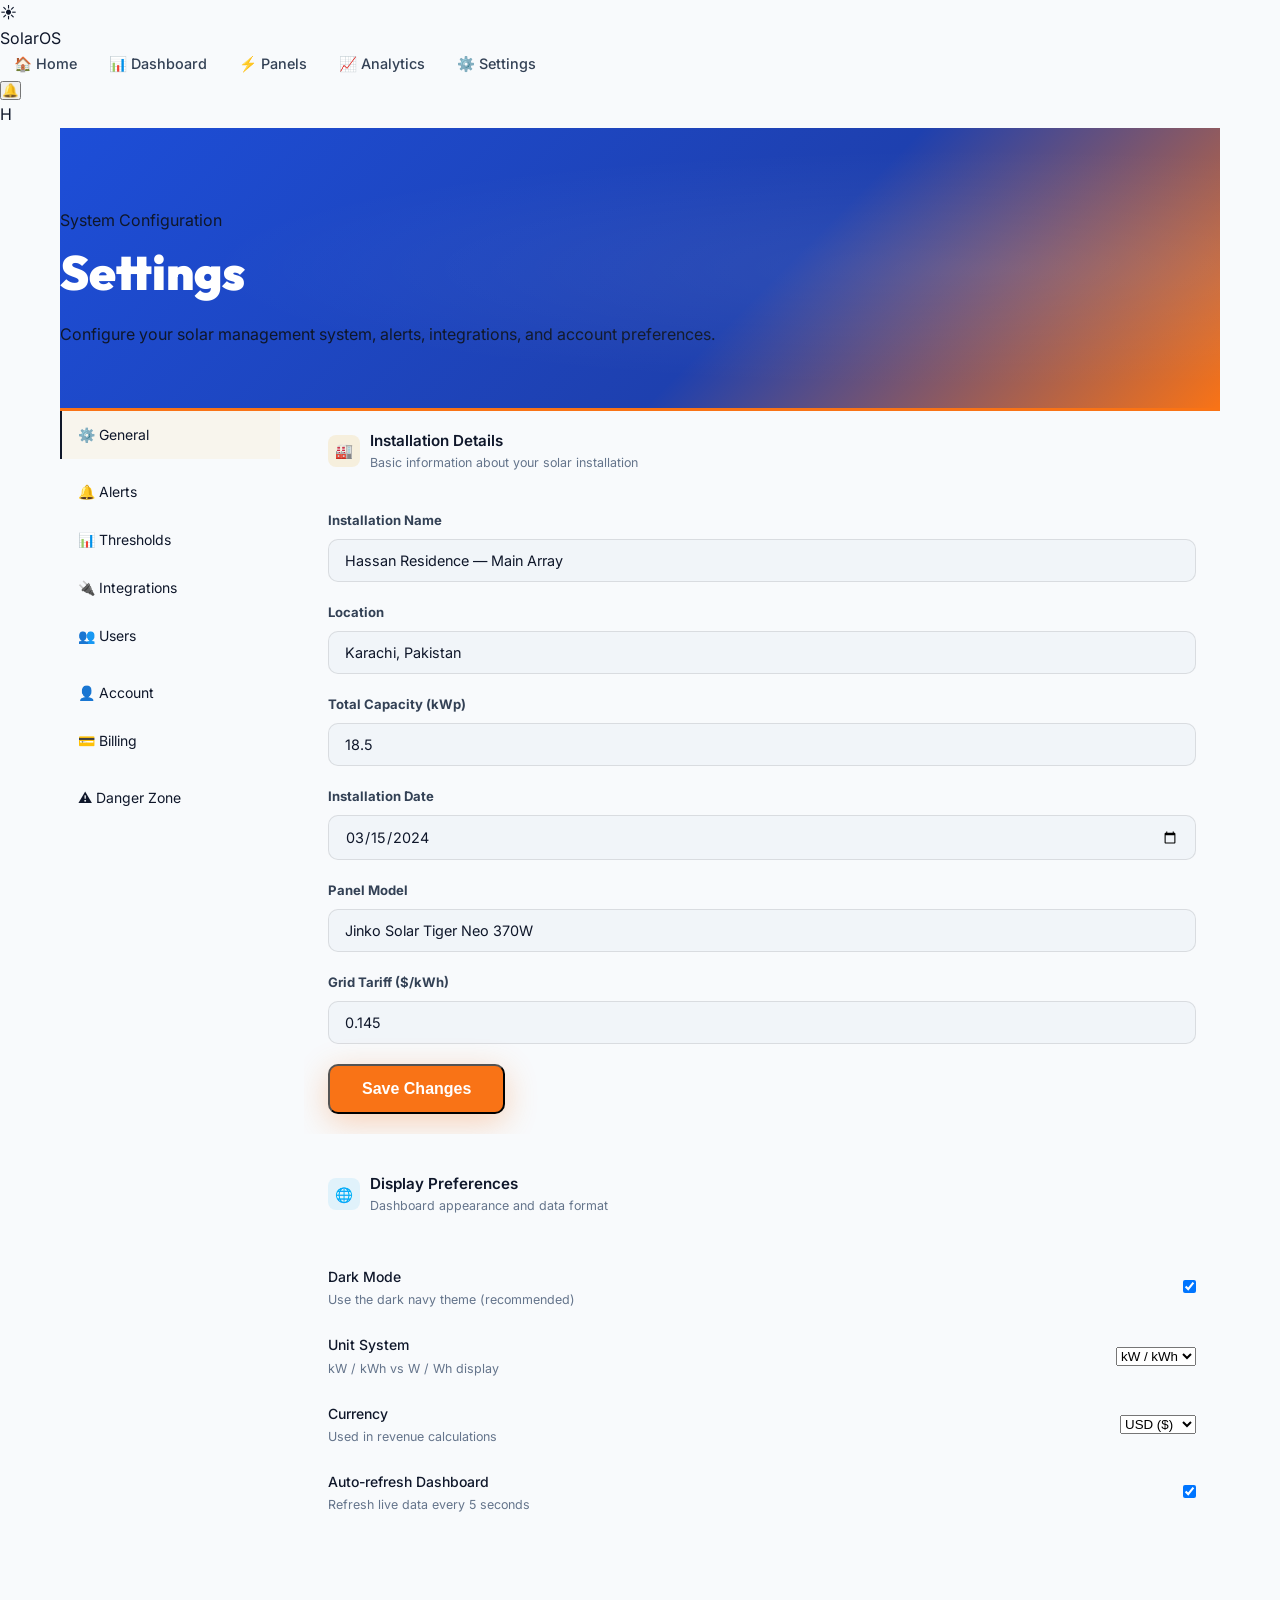
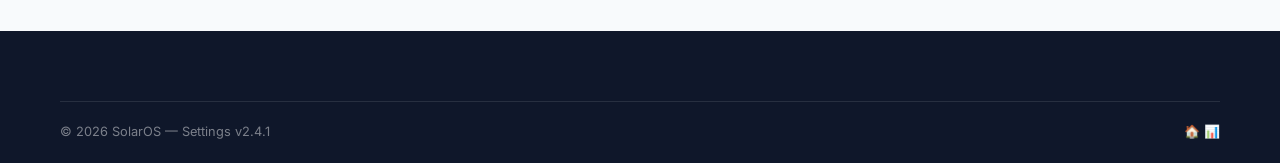
<file: settings.html>
<!DOCTYPE html>
<html lang="en">
<head>
  <meta charset="UTF-8" />
  <meta name="viewport" content="width=device-width, initial-scale=1.0" />
  <title>Settings — SolarOS</title>
  <link rel="stylesheet" href="css/style.css" />
  <style>
    /* ---- SETTINGS LAYOUT ---- */
    .settings-layout {
      display: grid;
      grid-template-columns: 220px 1fr;
      gap: 1.5rem;
      padding-bottom: 4rem;
    }

    /* ---- SIDEBAR ---- */
    .settings-sidebar {
      position: sticky;
      top: 90px;
      align-self: start;
    }
    .settings-nav {
      background: var(--card-bg);
      border: 1px solid var(--border-subtle);
      border-radius: var(--radius-md);
      overflow: hidden;
    }
    .settings-nav-item {
      display: flex;
      align-items: center;
      gap: .6rem;
      padding: .8rem 1rem;
      font-size: .875rem;
      color: var(--text-secondary);
      cursor: pointer;
      border-left: 2px solid transparent;
      transition: all .15s;
    }
    .settings-nav-item:hover {
      background: var(--navy-700);
      color: var(--text-primary);
    }
    .settings-nav-item.active {
      border-left-color: var(--solar-gold);
      background: rgba(240,165,0,.06);
      color: var(--solar-gold);
    }
    .settings-nav-divider {
      height: 1px;
      background: var(--border-subtle);
      margin: .25rem 0;
    }

    /* ---- CONTENT PANELS ---- */
    .settings-panel { display: none; }
    .settings-panel.active { display: block; }

    .settings-section {
      background: var(--card-bg);
      border: 1px solid var(--border-subtle);
      border-radius: var(--radius-md);
      margin-bottom: 1.25rem;
      overflow: hidden;
    }
    .settings-section-header {
      padding: 1.1rem 1.5rem;
      border-bottom: 1px solid var(--border-subtle);
      display: flex;
      align-items: center;
      gap: .6rem;
    }
    .settings-section-header h3 {
      font-size: .95rem;
      font-weight: 600;
    }
    .settings-section-header p {
      font-size: .78rem;
      margin: 0;
      color: var(--text-muted);
    }
    .settings-section-icon {
      width: 32px; height: 32px;
      border-radius: 8px;
      display: flex; align-items: center; justify-content: center;
      font-size: .9rem;
      flex-shrink: 0;
    }
    .settings-body { padding: 1.25rem 1.5rem; }

    /* ---- SETTING ROW ---- */
    .setting-row {
      display: flex;
      align-items: center;
      justify-content: space-between;
      padding: .75rem 0;
      border-bottom: 1px solid var(--border-subtle);
      gap: 1rem;
    }
    .setting-row:last-child { border-bottom: none; }
    .setting-info {}
    .setting-label { font-size: .875rem; font-weight: 500; }
    .setting-desc  { font-size: .78rem; color: var(--text-muted); margin-top: 2px; }
    .setting-control { flex-shrink: 0; }

    /* ---- THRESHOLD SLIDERS ---- */
    .range-wrap { display: flex; align-items: center; gap: .75rem; }
    .range-input {
      -webkit-appearance: none;
      width: 140px; height: 4px;
      border-radius: 2px;
      background: var(--navy-600);
      outline: none;
      cursor: pointer;
    }
    .range-input::-webkit-slider-thumb {
      -webkit-appearance: none;
      width: 16px; height: 16px;
      border-radius: 50%;
      background: var(--solar-gold);
      cursor: pointer;
      box-shadow: 0 0 8px rgba(240,165,0,.4);
    }
    .range-val {
      font-family: 'Outfit', sans-serif;
      font-size: .9rem;
      font-weight: 700;
      color: var(--solar-gold);
      min-width: 45px;
      text-align: right;
    }

    /* ---- INTEGRATION CARDS ---- */
    .integration-card {
      display: flex;
      align-items: center;
      justify-content: space-between;
      padding: .9rem 1.5rem;
      border-bottom: 1px solid var(--border-subtle);
      gap: 1rem;
      flex-wrap: wrap;
    }
    .integration-card:last-child { border-bottom: none; }
    .integration-info { display: flex; align-items: center; gap: .75rem; }
    .integration-logo {
      width: 38px; height: 38px;
      border-radius: var(--radius-sm);
      background: var(--navy-700);
      border: 1px solid var(--border-subtle);
      display: flex; align-items: center; justify-content: center;
      font-size: 1.1rem;
    }
    .integration-name { font-size: .88rem; font-weight: 500; }
    .integration-desc { font-size: .75rem; color: var(--text-muted); }

    /* ---- WEBHOOK ---- */
    .webhook-url-wrap {
      display: flex;
      gap: .5rem;
      align-items: center;
    }
    .webhook-url-wrap input {
      flex: 1;
      font-size: .82rem;
      font-family: 'Courier New', monospace;
      color: var(--solar-teal);
    }

    /* ---- DANGER ZONE ---- */
    .danger-section .settings-section-header { border-left: 3px solid var(--solar-amber); }
    .danger-row {
      display: flex;
      align-items: center;
      justify-content: space-between;
      padding: .9rem 0;
      border-bottom: 1px solid var(--border-subtle);
      gap: 1rem;
      flex-wrap: wrap;
    }
    .danger-row:last-child { border-bottom: none; }
    .btn-danger {
      background: rgba(255,124,32,.1);
      border: 1px solid rgba(255,124,32,.3);
      color: var(--solar-amber);
      font-size: .82rem;
    }
    .btn-danger:hover {
      background: rgba(255,124,32,.2);
      border-color: var(--solar-amber);
    }

    @media (max-width: 768px) {
      .settings-layout { grid-template-columns: 1fr; }
      .settings-sidebar { position: static; }
      .settings-nav { display: flex; flex-wrap: wrap; gap: 0; }
      .settings-nav-item { flex: 1; min-width: 130px; justify-content: center; border-left: none; border-bottom: 2px solid transparent; }
      .settings-nav-item.active { border-left: none; border-bottom-color: var(--solar-gold); }
    }
  </style>
</head>
<body>
  <nav class="nav">
    <a href="index.html" class="nav-logo">
      <div class="nav-logo-icon">☀️</div>
      Solar<span>OS</span>
    </a>
    <ul class="nav-links">
      <li><a href="index.html"><span class="icon">🏠</span> Home</a></li>
      <li><a href="dashboard.html"><span class="icon">📊</span> Dashboard</a></li>
      <li><a href="panels.html"><span class="icon">⚡</span> Panels</a></li>
      <li><a href="analytics.html"><span class="icon">📈</span> Analytics</a></li>
      <li><a href="settings.html" class="active"><span class="icon">⚙️</span> Settings</a></li>
    </ul>
    <div class="nav-actions">
      <button class="btn-icon nav-badge">🔔</button>
      <div class="avatar">H</div>
    </div>
    <button class="nav-toggle"><span></span><span></span><span></span></button>
  </nav>

  <div class="page-wrapper">
    <div class="container">
      <div class="page-hero">
        <div class="page-hero-label">System Configuration</div>
        <h1>Settings</h1>
        <p>Configure your solar management system, alerts, integrations, and account preferences.</p>
      </div>

      <div class="settings-layout">

        <!-- SIDEBAR NAV -->
        <aside class="settings-sidebar">
          <nav class="settings-nav">
            <div class="settings-nav-item active" onclick="showPanel('general',this)">⚙️ General</div>
            <div class="settings-nav-divider"></div>
            <div class="settings-nav-item" onclick="showPanel('alerts',this)">🔔 Alerts</div>
            <div class="settings-nav-item" onclick="showPanel('thresholds',this)">📊 Thresholds</div>
            <div class="settings-nav-item" onclick="showPanel('integrations',this)">🔌 Integrations</div>
            <div class="settings-nav-item" onclick="showPanel('users',this)">👥 Users</div>
            <div class="settings-nav-divider"></div>
            <div class="settings-nav-item" onclick="showPanel('account',this)">👤 Account</div>
            <div class="settings-nav-item" onclick="showPanel('billing',this)">💳 Billing</div>
            <div class="settings-nav-divider"></div>
            <div class="settings-nav-item" onclick="showPanel('danger',this)" style="color:var(--solar-amber);">⚠️ Danger Zone</div>
          </nav>
        </aside>

        <!-- PANELS -->
        <div>

          <!-- GENERAL -->
          <div class="settings-panel active" id="panel-general">
            <div class="settings-section">
              <div class="settings-section-header">
                <div class="settings-section-icon" style="background:rgba(240,165,0,.12);">🏭</div>
                <div>
                  <h3>Installation Details</h3>
                  <p>Basic information about your solar installation</p>
                </div>
              </div>
              <div class="settings-body">
                <div class="grid-2">
                  <div class="form-group">
                    <label class="form-label">Installation Name</label>
                    <input class="form-input" value="Hassan Residence — Main Array" />
                  </div>
                  <div class="form-group">
                    <label class="form-label">Location</label>
                    <input class="form-input" value="Karachi, Pakistan" />
                  </div>
                  <div class="form-group">
                    <label class="form-label">Total Capacity (kWp)</label>
                    <input class="form-input" type="number" value="18.5" />
                  </div>
                  <div class="form-group">
                    <label class="form-label">Installation Date</label>
                    <input class="form-input" type="date" value="2024-03-15" />
                  </div>
                  <div class="form-group">
                    <label class="form-label">Panel Model</label>
                    <input class="form-input" value="Jinko Solar Tiger Neo 370W" />
                  </div>
                  <div class="form-group">
                    <label class="form-label">Grid Tariff ($/kWh)</label>
                    <input class="form-input" type="number" value="0.145" step="0.001" />
                  </div>
                </div>
                <button class="btn btn-primary" onclick="showToast('Installation details saved','success')">Save Changes</button>
              </div>
            </div>

            <div class="settings-section">
              <div class="settings-section-header">
                <div class="settings-section-icon" style="background:rgba(56,189,248,.12);">🌐</div>
                <div>
                  <h3>Display Preferences</h3>
                  <p>Dashboard appearance and data format</p>
                </div>
              </div>
              <div class="settings-body">
                <div class="setting-row">
                  <div class="setting-info">
                    <div class="setting-label">Dark Mode</div>
                    <div class="setting-desc">Use the dark navy theme (recommended)</div>
                  </div>
                  <label class="toggle setting-control">
                    <input type="checkbox" checked />
                    <span class="toggle-track"></span>
                  </label>
                </div>
                <div class="setting-row">
                  <div class="setting-info">
                    <div class="setting-label">Unit System</div>
                    <div class="setting-desc">kW / kWh vs W / Wh display</div>
                  </div>
                  <select class="form-select setting-control" style="width:auto;">
                    <option>kW / kWh</option>
                    <option>W / Wh</option>
                  </select>
                </div>
                <div class="setting-row">
                  <div class="setting-info">
                    <div class="setting-label">Currency</div>
                    <div class="setting-desc">Used in revenue calculations</div>
                  </div>
                  <select class="form-select setting-control" style="width:auto;">
                    <option>USD ($)</option>
                    <option>PKR (₨)</option>
                    <option>EUR (€)</option>
                    <option>GBP (£)</option>
                  </select>
                </div>
                <div class="setting-row">
                  <div class="setting-info">
                    <div class="setting-label">Auto-refresh Dashboard</div>
                    <div class="setting-desc">Refresh live data every 5 seconds</div>
                  </div>
                  <label class="toggle setting-control">
                    <input type="checkbox" checked />
                    <span class="toggle-track"></span>
                  </label>
                </div>
              </div>
            </div>
          </div>

          <!-- ALERTS -->
          <div class="settings-panel" id="panel-alerts">
            <div class="settings-section">
              <div class="settings-section-header">
                <div class="settings-section-icon" style="background:rgba(240,165,0,.12);">🔔</div>
                <div>
                  <h3>Notification Channels</h3>
                  <p>Where to send system alerts</p>
                </div>
              </div>
              <div class="settings-body">
                <div class="setting-row">
                  <div class="setting-info">
                    <div class="setting-label">Email Alerts</div>
                    <div class="setting-desc">hassanofficial740@gmail.com</div>
                  </div>
                  <label class="toggle setting-control"><input type="checkbox" checked /><span class="toggle-track"></span></label>
                </div>
                <div class="setting-row">
                  <div class="setting-info">
                    <div class="setting-label">SMS Alerts</div>
                    <div class="setting-desc">+92 300 000 0000</div>
                  </div>
                  <label class="toggle setting-control"><input type="checkbox" /><span class="toggle-track"></span></label>
                </div>
                <div class="setting-row">
                  <div class="setting-info">
                    <div class="setting-label">Push Notifications</div>
                    <div class="setting-desc">Browser and mobile push</div>
                  </div>
                  <label class="toggle setting-control"><input type="checkbox" checked /><span class="toggle-track"></span></label>
                </div>
                <div class="setting-row">
                  <div class="setting-info">
                    <div class="setting-label">Weekly Summary Report</div>
                    <div class="setting-desc">Emailed every Monday 8:00 AM</div>
                  </div>
                  <label class="toggle setting-control"><input type="checkbox" checked /><span class="toggle-track"></span></label>
                </div>
              </div>
            </div>

            <div class="settings-section">
              <div class="settings-section-header">
                <div class="settings-section-icon" style="background:rgba(255,124,32,.12);">🚨</div>
                <div>
                  <h3>Alert Types</h3>
                  <p>Which events trigger notifications</p>
                </div>
              </div>
              <div class="settings-body">
                <div class="setting-row">
                  <div class="setting-info">
                    <div class="setting-label">Panel offline alert</div>
                    <div class="setting-desc">Alert when a panel stops reporting</div>
                  </div>
                  <label class="toggle setting-control"><input type="checkbox" checked /><span class="toggle-track"></span></label>
                </div>
                <div class="setting-row">
                  <div class="setting-info">
                    <div class="setting-label">Low output alert</div>
                    <div class="setting-desc">Panel output below efficiency threshold</div>
                  </div>
                  <label class="toggle setting-control"><input type="checkbox" checked /><span class="toggle-track"></span></label>
                </div>
                <div class="setting-row">
                  <div class="setting-info">
                    <div class="setting-label">High temperature alert</div>
                    <div class="setting-desc">Panel surface exceeds safe threshold</div>
                  </div>
                  <label class="toggle setting-control"><input type="checkbox" checked /><span class="toggle-track"></span></label>
                </div>
                <div class="setting-row">
                  <div class="setting-info">
                    <div class="setting-label">Inverter fault alert</div>
                    <div class="setting-desc">Inverter error code detected</div>
                  </div>
                  <label class="toggle setting-control"><input type="checkbox" checked /><span class="toggle-track"></span></label>
                </div>
                <div class="setting-row">
                  <div class="setting-info">
                    <div class="setting-label">Daily production digest</div>
                    <div class="setting-desc">End-of-day summary email</div>
                  </div>
                  <label class="toggle setting-control"><input type="checkbox" /><span class="toggle-track"></span></label>
                </div>
              </div>
            </div>
            <button class="btn btn-primary" onclick="showToast('Alert settings saved','success')">Save Alert Settings</button>
          </div>

          <!-- THRESHOLDS -->
          <div class="settings-panel" id="panel-thresholds">
            <div class="settings-section">
              <div class="settings-section-header">
                <div class="settings-section-icon" style="background:rgba(0,212,170,.12);">📊</div>
                <div>
                  <h3>Alert Thresholds</h3>
                  <p>Adjust when the system triggers warnings and alerts</p>
                </div>
              </div>
              <div class="settings-body">
                <div class="setting-row">
                  <div class="setting-info">
                    <div class="setting-label">Low efficiency warning</div>
                    <div class="setting-desc">Warn when panel efficiency falls below this %</div>
                  </div>
                  <div class="range-wrap setting-control">
                    <input type="range" class="range-input" min="60" max="95" value="80"
                      oninput="document.getElementById('r1').textContent=this.value+'%'" />
                    <span class="range-val" id="r1">80%</span>
                  </div>
                </div>
                <div class="setting-row">
                  <div class="setting-info">
                    <div class="setting-label">High temperature alert</div>
                    <div class="setting-desc">Alert when panel surface exceeds this °C</div>
                  </div>
                  <div class="range-wrap setting-control">
                    <input type="range" class="range-input" min="35" max="65" value="42"
                      oninput="document.getElementById('r2').textContent=this.value+'°C'" />
                    <span class="range-val" id="r2">42°C</span>
                  </div>
                </div>
                <div class="setting-row">
                  <div class="setting-info">
                    <div class="setting-label">Low voltage warning</div>
                    <div class="setting-desc">Warn when panel voltage drops below this V</div>
                  </div>
                  <div class="range-wrap setting-control">
                    <input type="range" class="range-input" min="280" max="400" value="340"
                      oninput="document.getElementById('r3').textContent=this.value+'V'" />
                    <span class="range-val" id="r3">340V</span>
                  </div>
                </div>
                <div class="setting-row">
                  <div class="setting-info">
                    <div class="setting-label">Alert quiet hours</div>
                    <div class="setting-desc">Suppress non-critical alerts at night</div>
                  </div>
                  <select class="form-select setting-control" style="width:auto;">
                    <option>11 PM – 6 AM</option>
                    <option>10 PM – 7 AM</option>
                    <option>Disabled</option>
                  </select>
                </div>
              </div>
            </div>
            <button class="btn btn-primary" onclick="showToast('Thresholds updated','success')">Save Thresholds</button>
          </div>

          <!-- INTEGRATIONS -->
          <div class="settings-panel" id="panel-integrations">
            <div class="settings-section">
              <div class="settings-section-header">
                <div class="settings-section-icon" style="background:rgba(56,189,248,.12);">🔌</div>
                <div>
                  <h3>Connected Integrations</h3>
                  <p>Third-party services connected to SolarOS</p>
                </div>
              </div>
              <div>
                <div class="integration-card">
                  <div class="integration-info">
                    <div class="integration-logo">📡</div>
                    <div>
                      <div class="integration-name">SolarEdge Inverter API</div>
                      <div class="integration-desc">Device serial: SE10K-RW0TEBNN4 · Last synced 2 min ago</div>
                    </div>
                  </div>
                  <div class="flex gap-1">
                    <span class="badge badge-online"><span class="badge-dot"></span>Connected</span>
                    <button class="btn btn-ghost" style="font-size:.78rem;" onclick="showToast('Inverter API disconnected','warning')">Disconnect</button>
                  </div>
                </div>
                <div class="integration-card">
                  <div class="integration-info">
                    <div class="integration-logo">⛅</div>
                    <div>
                      <div class="integration-name">OpenWeatherMap</div>
                      <div class="integration-desc">Irradiance and weather forecast — Karachi station</div>
                    </div>
                  </div>
                  <div class="flex gap-1">
                    <span class="badge badge-online"><span class="badge-dot"></span>Connected</span>
                    <button class="btn btn-ghost" style="font-size:.78rem;" onclick="showToast('Weather API disconnected','warning')">Disconnect</button>
                  </div>
                </div>
                <div class="integration-card">
                  <div class="integration-info">
                    <div class="integration-logo">📊</div>
                    <div>
                      <div class="integration-name">Google Sheets Export</div>
                      <div class="integration-desc">Auto-export daily production data to Drive</div>
                    </div>
                  </div>
                  <div class="flex gap-1">
                    <span class="badge badge-offline">Not connected</span>
                    <button class="btn btn-secondary" style="font-size:.78rem;" onclick="showToast('Connecting to Google…','info')">Connect</button>
                  </div>
                </div>
                <div class="integration-card">
                  <div class="integration-info">
                    <div class="integration-logo">📱</div>
                    <div>
                      <div class="integration-name">Slack Notifications</div>
                      <div class="integration-desc">Post alerts to #solar-ops channel</div>
                    </div>
                  </div>
                  <div class="flex gap-1">
                    <span class="badge badge-offline">Not connected</span>
                    <button class="btn btn-secondary" style="font-size:.78rem;" onclick="showToast('Opening Slack OAuth…','info')">Connect</button>
                  </div>
                </div>
              </div>
            </div>

            <div class="settings-section">
              <div class="settings-section-header">
                <div class="settings-section-icon" style="background:rgba(163,230,53,.12);">🔗</div>
                <div>
                  <h3>Webhook</h3>
                  <p>POST alert and production events to your endpoint</p>
                </div>
              </div>
              <div class="settings-body">
                <div class="form-group">
                  <label class="form-label">Endpoint URL</label>
                  <div class="webhook-url-wrap">
                    <input class="form-input" value="https://hooks.yourapp.com/solar/abc123" />
                    <button class="btn btn-secondary" style="font-size:.8rem;white-space:nowrap;" onclick="showToast('Test event sent','success')">Test</button>
                  </div>
                </div>
                <div class="form-group">
                  <label class="form-label">Secret Key</label>
                  <input class="form-input" type="password" value="whsec_xxxxxxxxxxxxxxxxxx" />
                </div>
                <button class="btn btn-primary" onclick="showToast('Webhook settings saved','success')">Save Webhook</button>
              </div>
            </div>
          </div>

          <!-- USERS -->
          <div class="settings-panel" id="panel-users">
            <div class="settings-section">
              <div class="settings-section-header">
                <div class="settings-section-icon" style="background:rgba(167,139,250,.12);">👥</div>
                <div>
                  <h3>Team Members</h3>
                  <p>People with access to this installation</p>
                </div>
              </div>
              <div style="overflow-x:auto;">
                <table class="data-table">
                  <thead>
                    <tr><th>Name</th><th>Email</th><th>Role</th><th>Last Active</th><th></th></tr>
                  </thead>
                  <tbody>
                    <tr>
                      <td><div class="flex-center gap-1"><div class="avatar" style="width:28px;height:28px;font-size:.7rem;">H</div>Hassan (you)</div></td>
                      <td>hassanofficial740@gmail.com</td>
                      <td><span class="badge badge-online">Owner</span></td>
                      <td>Now</td>
                      <td>—</td>
                    </tr>
                    <tr>
                      <td><div class="flex-center gap-1"><div class="avatar" style="width:28px;height:28px;font-size:.7rem;background:linear-gradient(135deg,#00d4aa,#38bdf8);">U</div>Usman Ali</div></td>
                      <td>usman@greentech.pk</td>
                      <td><span class="badge badge-info">Technician</span></td>
                      <td>2h ago</td>
                      <td><button class="btn btn-ghost" style="font-size:.75rem;" onclick="showToast('User removed','warning')">Remove</button></td>
                    </tr>
                    <tr>
                      <td><div class="flex-center gap-1"><div class="avatar" style="width:28px;height:28px;font-size:.7rem;background:linear-gradient(135deg,#a3e635,#00d4aa);">S</div>Sara Raza</div></td>
                      <td>sara@greentech.pk</td>
                      <td><span class="badge badge-info">Technician</span></td>
                      <td>Yesterday</td>
                      <td><button class="btn btn-ghost" style="font-size:.75rem;" onclick="showToast('User removed','warning')">Remove</button></td>
                    </tr>
                  </tbody>
                </table>
              </div>
              <div class="settings-body" style="border-top:1px solid var(--border-subtle);">
                <div class="grid-2">
                  <div class="form-group mb-1">
                    <label class="form-label">Invite by email</label>
                    <input class="form-input" type="email" placeholder="colleague@example.com" />
                  </div>
                  <div class="form-group mb-1">
                    <label class="form-label">Role</label>
                    <select class="form-select">
                      <option>Viewer</option>
                      <option>Technician</option>
                      <option>Admin</option>
                    </select>
                  </div>
                </div>
                <button class="btn btn-primary" onclick="showToast('Invitation sent','success')">Send Invite</button>
              </div>
            </div>
          </div>

          <!-- ACCOUNT -->
          <div class="settings-panel" id="panel-account">
            <div class="settings-section">
              <div class="settings-section-header">
                <div class="settings-section-icon" style="background:rgba(240,165,0,.12);">👤</div>
                <div><h3>Account Details</h3><p>Your personal information</p></div>
              </div>
              <div class="settings-body">
                <div class="grid-2">
                  <div class="form-group">
                    <label class="form-label">Full Name</label>
                    <input class="form-input" value="Hassan" />
                  </div>
                  <div class="form-group">
                    <label class="form-label">Email</label>
                    <input class="form-input" type="email" value="hassanofficial740@gmail.com" />
                  </div>
                  <div class="form-group">
                    <label class="form-label">Phone</label>
                    <input class="form-input" value="+92 300 000 0000" />
                  </div>
                  <div class="form-group">
                    <label class="form-label">Timezone</label>
                    <select class="form-select">
                      <option>Asia/Karachi (UTC+5)</option>
                      <option>Asia/Dubai (UTC+4)</option>
                      <option>Europe/London (UTC+0)</option>
                    </select>
                  </div>
                </div>
                <button class="btn btn-primary" onclick="showToast('Account updated','success')">Save Account</button>
              </div>
            </div>
            <div class="settings-section">
              <div class="settings-section-header">
                <div class="settings-section-icon" style="background:rgba(56,189,248,.12);">🔑</div>
                <div><h3>Change Password</h3><p>Keep your account secure</p></div>
              </div>
              <div class="settings-body">
                <div class="grid-2">
                  <div class="form-group"><label class="form-label">Current Password</label><input class="form-input" type="password" /></div>
                  <div></div>
                  <div class="form-group"><label class="form-label">New Password</label><input class="form-input" type="password" /></div>
                  <div class="form-group"><label class="form-label">Confirm Password</label><input class="form-input" type="password" /></div>
                </div>
                <button class="btn btn-secondary" onclick="showToast('Password changed','success')">Update Password</button>
              </div>
            </div>
          </div>

          <!-- BILLING -->
          <div class="settings-panel" id="panel-billing">
            <div class="settings-section">
              <div class="settings-section-header">
                <div class="settings-section-icon" style="background:rgba(0,212,170,.12);">💳</div>
                <div><h3>Current Plan</h3><p>SolarOS Professional</p></div>
              </div>
              <div class="settings-body">
                <div class="grid-3">
                  <div class="stat-tile teal"><div class="stat-label">Plan</div><div class="stat-value teal" style="font-size:1.4rem;">Pro</div></div>
                  <div class="stat-tile gold"><div class="stat-label">Next Renewal</div><div class="stat-value gold" style="font-size:1.1rem;">Nov 14, 2026</div></div>
                  <div class="stat-tile blue"><div class="stat-label">Billing</div><div class="stat-value blue" style="font-size:1.4rem;">$49/mo</div></div>
                </div>
                <div class="flex gap-1 mt-2">
                  <button class="btn btn-ghost" onclick="showToast('Redirecting to billing portal…','info')">Manage Billing</button>
                  <button class="btn btn-secondary" onclick="showToast('Downloading invoice…','success')">⬇ Last Invoice</button>
                </div>
              </div>
            </div>
          </div>

          <!-- DANGER ZONE -->
          <div class="settings-panel danger-section" id="panel-danger">
            <div class="settings-section">
              <div class="settings-section-header">
                <div class="settings-section-icon" style="background:rgba(255,124,32,.12);">⚠️</div>
                <div><h3>Danger Zone</h3><p>Irreversible actions — proceed with caution</p></div>
              </div>
              <div class="settings-body">
                <div class="danger-row">
                  <div>
                    <div class="setting-label">Reset All Thresholds</div>
                    <div class="setting-desc">Restore all alert thresholds to factory defaults</div>
                  </div>
                  <button class="btn btn-danger" onclick="showToast('Thresholds reset to defaults','warning')">Reset Thresholds</button>
                </div>
                <div class="danger-row">
                  <div>
                    <div class="setting-label">Clear Historical Data</div>
                    <div class="setting-desc">Permanently delete all production history. Cannot be undone.</div>
                  </div>
                  <button class="btn btn-danger" onclick="showToast('This cannot be undone — confirmation required','error')">Clear Data</button>
                </div>
                <div class="danger-row">
                  <div>
                    <div class="setting-label">Delete Installation</div>
                    <div class="setting-desc">Remove this installation and all associated data permanently.</div>
                  </div>
                  <button class="btn btn-danger" onclick="showToast('Deletion cancelled — no changes made','info')">Delete Installation</button>
                </div>
              </div>
            </div>
          </div>

        </div>
      </div>
    </div>

    <footer class="footer">
      <div class="container">
        <div class="footer-bottom">
          <p>© 2026 SolarOS — Settings v2.4.1</p>
          <div class="footer-socials">
            <a class="footer-social-btn" href="index.html">🏠</a>
            <a class="footer-social-btn" href="dashboard.html">📊</a>
          </div>
        </div>
      </div>
    </footer>
  </div>

  <script src="js/main.js"></script>
  <script>
    function showPanel(id, navItem) {
      document.querySelectorAll('.settings-panel').forEach(p => p.classList.remove('active'));
      document.querySelectorAll('.settings-nav-item').forEach(n => n.classList.remove('active'));
      document.getElementById('panel-' + id).classList.add('active');
      navItem.classList.add('active');
    }
  </script>
</body>
</html>
</file>
<file: css/style.css>
/* ============================================================
   SUNSHINE SOLAR — Pakistani Solar Co. Style
   Orange + Dark theme, heavy animations
   ============================================================ */

@import url('https://fonts.googleapis.com/css2?family=Outfit:wght@300;400;500;600;700;800;900&family=Inter:wght@400;500;600&display=swap');

/* ── Tokens ── */
:root {
  --orange:       #f97316;
  --orange-dark:  #ea6a0a;
  --orange-glow:  rgba(249,115,22,.35);
  --orange-pale:  rgba(249,115,22,.10);
  --blue:         #1d4ed8;
  --blue-dark:    #1e40af;
  --blue-pale:    rgba(29,78,216,.08);
  --navy:         #ffffff;
  --navy-mid:     #f1f5f9;
  --navy-card:    #ffffff;
  --navy-border:  rgba(0,0,0,.10);
  --white:        #ffffff;
  --offwhite:     #f8fafc;
  --text-main:    #0f172a;
  --text-muted:   #64748b;
  --radius:       12px;
  --radius-lg:    20px;
  --transition:   .28s cubic-bezier(.16,1,.3,1);
  --shadow-orange:0 8px 32px rgba(249,115,22,.3);
  --shadow-card:  0 4px 24px rgba(0,0,0,.08);
}

/* ── Reset ── */
*,*::before,*::after{box-sizing:border-box;margin:0;padding:0}
html{scroll-behavior:smooth}
body{
  font-family:'Inter',sans-serif;
  background:#f8fafc;
  color:#0f172a;
  line-height:1.6;
  overflow-x:hidden;
}
img{display:block;max-width:100%}
a{text-decoration:none;color:inherit}

/* ── Utility ── */
.container{max-width:1200px;margin:0 auto;padding:0 20px}
.section{padding:80px 0}
.section.bg-dark{background:var(--navy-mid)}
.section.bg-deeper{background:#eff6ff}
.text-orange{color:var(--orange)}
.text-muted{color:var(--text-muted)}

/* Eyebrow label */
.eyebrow{
  display:inline-block;
  background:var(--orange);
  color:#fff;
  font-family:'Outfit',sans-serif;
  font-size:.7rem;
  font-weight:700;
  letter-spacing:.12em;
  text-transform:uppercase;
  padding:4px 14px;
  border-radius:4px;
  margin-bottom:14px;
}

/* Section titles */
.section-title{
  font-family:'Outfit',sans-serif;
  font-size:clamp(1.8rem,4vw,2.8rem);
  font-weight:800;
  line-height:1.15;
  margin-bottom:16px;
}
.section-sub{
  color:var(--text-muted);
  font-size:1rem;
  max-width:580px;
  line-height:1.7;
}

/* ── Scroll reveal ── */
.reveal{opacity:0;transform:translateY(36px);transition:opacity .7s var(--transition),transform .7s var(--transition)}
.reveal.visible{opacity:1;transform:none}
.reveal.delay-1{transition-delay:.1s}
.reveal.delay-2{transition-delay:.2s}
.reveal.delay-3{transition-delay:.3s}
.reveal.delay-4{transition-delay:.4s}

/* ================================================================
   TOP BAR
   ================================================================ */
.top-bar{
  background:var(--orange);
  padding:8px 0;
  font-size:.82rem;
  font-weight:600;
}
.top-bar-inner{
  display:flex;
  justify-content:space-between;
  align-items:center;
  gap:12px;
  flex-wrap:wrap;
}
.top-bar a:hover{opacity:.85}
.top-bar-contact{display:flex;gap:20px;align-items:center}
.top-bar-social{display:flex;gap:14px;align-items:center}
.top-bar-social a{
  width:28px;height:28px;border-radius:50%;
  background:rgba(255,255,255,.2);
  display:flex;align-items:center;justify-content:center;
  font-size:.75rem;transition:background var(--transition);
}
.top-bar-social a:hover{background:rgba(255,255,255,.4)}

/* ================================================================
   NAVIGATION
   ================================================================ */
.navbar{
  background:#ffffff;
  padding:0 0;
  position:sticky;top:0;z-index:900;
  border-bottom:1px solid rgba(0,0,0,.08);
  box-shadow:0 2px 16px rgba(0,0,0,.08);
}
.nav-inner{
  display:flex;align-items:center;
  justify-content:space-between;
  gap:24px;
  height:72px;
}
.logo{
  display:flex;align-items:center;gap:10px;
  font-family:'Outfit',sans-serif;font-weight:900;
  font-size:1.5rem;flex-shrink:0;
}
.logo-sun{
  width:46px;height:46px;
  background:var(--orange);
  border-radius:50%;
  display:flex;align-items:center;justify-content:center;
  font-size:1.4rem;
  animation:sunSpin 20s linear infinite;
  box-shadow:0 0 0 0 var(--orange-glow);
  animation:sunSpin 20s linear infinite, sunPulse 3s ease-in-out infinite;
}
@keyframes sunSpin{to{filter:hue-rotate(30deg)}}
@keyframes sunPulse{
  0%,100%{box-shadow:0 0 0 0 var(--orange-glow)}
  50%{box-shadow:0 0 0 14px transparent}
}
.logo-text span{color:var(--orange)}
.nav-links{display:flex;align-items:center;gap:4px;list-style:none}
.nav-links a{
  padding:8px 14px;border-radius:8px;
  font-weight:500;font-size:.9rem;
  transition:all var(--transition);
  color:#334155;
}
.nav-links a:hover,.nav-links a.active{
  color:var(--orange);background:var(--orange-pale);
}
.nav-cta{
  background:var(--orange);color:#fff;
  padding:10px 22px;border-radius:8px;
  font-weight:700;font-size:.9rem;
  transition:all var(--transition);
  white-space:nowrap;flex-shrink:0;
  box-shadow:var(--shadow-orange);
}
.nav-cta:hover{background:var(--orange-dark);transform:translateY(-2px);box-shadow:0 12px 32px rgba(249,115,22,.45)}
.nav-toggle{display:none;flex-direction:column;gap:5px;cursor:pointer;padding:4px}
.nav-toggle span{display:block;width:24px;height:2px;background:#334155;border-radius:2px;transition:all .3s}

/* ================================================================
   TICKER BAR
   ================================================================ */
.ticker-bar{
  background:#1d4ed8;
  border-bottom:2px solid var(--orange);
  padding:0;overflow:hidden;
  height:40px;display:flex;align-items:center;
}
.ticker-label{
  background:var(--orange);
  color:#fff;font-weight:700;font-size:.75rem;
  letter-spacing:.1em;text-transform:uppercase;
  padding:0 18px;height:100%;
  display:flex;align-items:center;white-space:nowrap;flex-shrink:0;
}
.ticker-date{
  background:rgba(255,255,255,.12);color:rgba(255,255,255,.85);
  font-size:.75rem;font-weight:600;
  padding:0 16px;height:100%;
  display:flex;align-items:center;white-space:nowrap;flex-shrink:0;
}
.ticker-track{
  display:flex;align-items:center;
  animation:ticker 30s linear infinite;
  white-space:nowrap;
}
.ticker-wrap{flex:1;overflow:hidden;height:100%;display:flex;align-items:center}
@keyframes ticker{0%{transform:translateX(0)}100%{transform:translateX(-50%)}}
.ticker-item{
  display:inline-flex;align-items:center;gap:8px;
  font-size:.8rem;font-weight:600;
  padding:0 30px;color:rgba(255,255,255,.9);
}
.ticker-item .arrow-down{color:#ef4444;font-size:.6rem}
.ticker-item .arrow-up{color:#22c55e;font-size:.6rem}
.ticker-sep{color:var(--orange);opacity:.4;margin:0 4px}

/* ================================================================
   HERO
   ================================================================ */
.hero{
  position:relative;
  min-height:90vh;
  display:flex;align-items:center;
  overflow:hidden;
  background:linear-gradient(135deg,#eff6ff 0%,#fff7ed 50%,#ffffff 100%);
}
.hero-bg{
  position:absolute;inset:0;
  background:
    radial-gradient(ellipse 60% 60% at 70% 50%, rgba(249,115,22,.10) 0%, transparent 70%),
    radial-gradient(ellipse 40% 40% at 20% 80%, rgba(29,78,216,.07) 0%, transparent 60%);
}
.hero-bg-img{
  position:absolute;inset:0;
  background-image:url('https://images.unsplash.com/photo-1509391366360-2e959784a276?w=1600&q=80&fit=crop&auto=format');
  background-size:cover;background-position:center;
  opacity:.07;
}
/* Animated particles */
.hero-particles{position:absolute;inset:0;pointer-events:none}
.hero-particles::before,.hero-particles::after{
  content:'';position:absolute;border-radius:50%;
  animation:floatParticle 8s ease-in-out infinite;
}
.hero-particles::before{
  width:300px;height:300px;
  background:radial-gradient(circle, rgba(249,115,22,.15) 0%, transparent 70%);
  top:10%;left:60%;animation-duration:9s;
}
.hero-particles::after{
  width:200px;height:200px;
  background:radial-gradient(circle, rgba(249,115,22,.1) 0%, transparent 70%);
  bottom:20%;left:70%;animation-duration:7s;animation-delay:-3s;
}
@keyframes floatParticle{
  0%,100%{transform:translateY(0) scale(1)}
  50%{transform:translateY(-30px) scale(1.1)}
}
.hero-inner{
  position:relative;z-index:2;
  display:grid;grid-template-columns:1fr 1fr;
  gap:60px;align-items:center;
  padding:60px 0;
}
.hero-badge{
  display:inline-flex;align-items:center;gap:8px;
  background:var(--orange-pale);border:1px solid rgba(249,115,22,.3);
  color:var(--orange);font-size:.8rem;font-weight:700;
  padding:6px 16px;border-radius:30px;margin-bottom:24px;
  animation:fadeSlideDown .8s var(--transition) both;
}
.hero-badge::before{
  content:'';width:8px;height:8px;border-radius:50%;
  background:var(--orange);
  animation:blink 1.5s ease-in-out infinite;
}
@keyframes blink{0%,100%{opacity:1;transform:scale(1)}50%{opacity:.4;transform:scale(.7)}}
@keyframes fadeSlideDown{from{opacity:0;transform:translateY(-20px)}to{opacity:1;transform:none}}

.hero h1{
  font-family:'Outfit',sans-serif;
  font-size:clamp(2.2rem,5vw,3.8rem);
  font-weight:900;line-height:1.1;
  margin-bottom:20px;
  animation:fadeSlideUp .9s .1s var(--transition) both;
}
.hero h1 .accent{
  color:var(--orange);
  position:relative;display:inline-block;
}
.hero h1 .accent::after{
  content:'';position:absolute;bottom:-4px;left:0;right:0;
  height:3px;background:var(--orange);border-radius:2px;
  transform:scaleX(0);transform-origin:left;
  animation:underlineGrow 1s .8s var(--transition) forwards;
}
@keyframes underlineGrow{to{transform:scaleX(1)}}
@keyframes fadeSlideUp{from{opacity:0;transform:translateY(30px)}to{opacity:1;transform:none}}

.hero-sub{
  color:var(--text-muted);font-size:1.1rem;line-height:1.75;
  margin-bottom:36px;
  animation:fadeSlideUp .9s .2s var(--transition) both;
}
.hero-actions{
  display:flex;gap:16px;flex-wrap:wrap;
  animation:fadeSlideUp .9s .3s var(--transition) both;
}
.btn-primary{
  background:var(--orange);color:#fff;
  padding:14px 32px;border-radius:10px;
  font-weight:700;font-size:1rem;
  transition:all var(--transition);
  box-shadow:var(--shadow-orange);
  display:inline-flex;align-items:center;gap:8px;
  position:relative;overflow:hidden;
}
.btn-primary::after{
  content:'';position:absolute;inset:0;
  background:linear-gradient(90deg,transparent,rgba(255,255,255,.2),transparent);
  transform:translateX(-100%);transition:transform .5s ease;
}
.btn-primary:hover::after{transform:translateX(100%)}
.btn-primary:hover{background:var(--orange-dark);transform:translateY(-3px);box-shadow:0 16px 40px rgba(249,115,22,.5)}
.btn-outline{
  border:2px solid rgba(249,115,22,.5);color:var(--orange);
  padding:12px 28px;border-radius:10px;
  font-weight:700;font-size:1rem;
  transition:all var(--transition);
  display:inline-flex;align-items:center;gap:8px;
}
.btn-outline:hover{border-color:var(--orange);background:var(--orange-pale);transform:translateY(-3px)}

.hero-stats-row{
  display:flex;gap:24px;flex-wrap:wrap;margin-top:36px;
  animation:fadeSlideUp .9s .4s var(--transition) both;
}
.hero-stat{text-align:left}
.hero-stat-num{
  font-family:'Outfit',sans-serif;font-size:1.8rem;font-weight:900;
  color:var(--orange);line-height:1;
}
.hero-stat-lbl{font-size:.75rem;color:var(--text-muted);font-weight:600;letter-spacing:.05em;margin-top:2px}

/* Hero right panel */
.hero-right{
  display:flex;flex-direction:column;gap:16px;
  animation:fadeSlideUp .9s .2s var(--transition) both;
}
.hero-img-main{
  border-radius:var(--radius-lg);overflow:hidden;
  position:relative;border:2px solid rgba(249,115,22,.2);
  box-shadow:0 24px 64px rgba(0,0,0,.5),0 0 0 1px rgba(249,115,22,.1);
}
.hero-img-main img{width:100%;height:360px;object-fit:cover}
.hero-img-badge{
  position:absolute;bottom:20px;left:20px;
  background:rgba(255,255,255,.92);backdrop-filter:blur(12px);
  border:1px solid rgba(249,115,22,.3);border-radius:12px;
  padding:14px 18px;display:flex;align-items:center;gap:14px;
}
.hib-icon{font-size:1.6rem}
.hib-label{font-size:.7rem;color:#64748b;font-weight:600}
.hib-val{font-family:'Outfit',sans-serif;font-size:1.2rem;font-weight:800;color:var(--orange)}
.hero-cards-row{display:grid;grid-template-columns:1fr 1fr;gap:16px}
.hero-mini-card{
  background:var(--navy-card);border:1px solid var(--navy-border);
  border-radius:var(--radius);padding:18px;
  transition:all var(--transition);
  position:relative;overflow:hidden;
}
.hero-mini-card::before{
  content:'';position:absolute;top:0;left:0;right:0;height:2px;
  background:var(--orange);transform:scaleX(0);transform-origin:left;
  transition:transform var(--transition);
}
.hero-mini-card:hover::before{transform:scaleX(1)}
.hero-mini-card:hover{transform:translateY(-4px);border-color:rgba(249,115,22,.3)}
.hmc-icon{font-size:1.5rem;margin-bottom:8px}
.hmc-val{font-family:'Outfit',sans-serif;font-size:1.3rem;font-weight:800;color:var(--orange)}
.hmc-lbl{font-size:.75rem;color:var(--text-muted);font-weight:600;margin-top:2px}

/* ================================================================
   STATS STRIP
   ================================================================ */
.stats-strip{background:var(--orange);padding:40px 0}
.stats-strip-inner{
  display:grid;grid-template-columns:repeat(4,1fr);
  gap:0;text-align:center;
}
.stat-block{
  padding:20px;
  border-right:1px solid rgba(255,255,255,.25);
  position:relative;
}
.stat-block:last-child{border-right:none}
.stat-num{
  font-family:'Outfit',sans-serif;font-size:2.6rem;font-weight:900;
  color:#fff;line-height:1;margin-bottom:6px;
}
.stat-lbl{font-size:.8rem;font-weight:700;color:rgba(255,255,255,.85);letter-spacing:.05em;text-transform:uppercase}

/* ================================================================
   SERVICES SECTION
   ================================================================ */
.services-grid{
  display:grid;grid-template-columns:repeat(4,1fr);
  gap:20px;margin-top:50px;
}
.service-card{
  background:var(--navy-card);
  border:1px solid var(--navy-border);
  border-radius:var(--radius-lg);
  overflow:hidden;
  transition:all var(--transition);
  position:relative;
}
.service-card::after{
  content:'';position:absolute;inset:0;
  background:linear-gradient(to top, rgba(249,115,22,.12) 0%, transparent 50%);
  opacity:0;transition:opacity var(--transition);
}
.service-card:hover{transform:translateY(-8px);border-color:rgba(249,115,22,.4);box-shadow:0 20px 48px rgba(0,0,0,.4)}
.service-card:hover::after{opacity:1}
.service-card-img{height:180px;overflow:hidden;position:relative}
.service-card-img img{width:100%;height:100%;object-fit:cover;transition:transform .6s ease}
.service-card:hover .service-card-img img{transform:scale(1.08)}
.service-card-icon{
  position:absolute;top:12px;left:12px;
  background:var(--orange);color:#fff;
  width:40px;height:40px;border-radius:10px;
  display:flex;align-items:center;justify-content:center;font-size:1.1rem;
}
.service-card-body{padding:22px}
.service-card-body h3{
  font-family:'Outfit',sans-serif;font-size:1.05rem;font-weight:800;
  margin-bottom:10px;line-height:1.3;
}
.service-card-body p{font-size:.85rem;color:var(--text-muted);line-height:1.6;margin-bottom:18px}
.btn-read-more{
  background:var(--orange);color:#fff;
  padding:9px 20px;border-radius:8px;
  font-weight:700;font-size:.85rem;
  display:inline-flex;align-items:center;gap:6px;
  transition:all var(--transition);
  position:relative;z-index:1;
}
.btn-read-more:hover{background:var(--orange-dark);transform:translateX(4px)}

/* ================================================================
   WHY CHOOSE US
   ================================================================ */
.why-grid{
  display:grid;grid-template-columns:repeat(3,1fr);
  gap:24px;margin-top:50px;
}
.why-card{
  background:var(--navy-card);
  border:1px solid var(--navy-border);
  border-radius:var(--radius-lg);
  padding:32px 28px;
  transition:all var(--transition);
  position:relative;overflow:hidden;
}
.why-card::before{
  content:'';position:absolute;top:0;left:0;right:0;height:3px;
  background:linear-gradient(90deg,var(--orange),rgba(249,115,22,.3));
  transform:scaleX(0);transform-origin:left;
  transition:transform .5s var(--transition);
}
.why-card:hover::before{transform:scaleX(1)}
.why-card:hover{transform:translateY(-6px);border-color:rgba(249,115,22,.35);box-shadow:0 16px 48px rgba(0,0,0,.35)}
.why-icon{
  width:56px;height:56px;border-radius:14px;
  background:var(--orange-pale);border:1px solid rgba(249,115,22,.2);
  display:flex;align-items:center;justify-content:center;
  font-size:1.6rem;margin-bottom:18px;
  transition:all var(--transition);
}
.why-card:hover .why-icon{background:var(--orange);box-shadow:0 8px 24px rgba(249,115,22,.4)}
.why-card h3{font-family:'Outfit',sans-serif;font-size:1.05rem;font-weight:800;margin-bottom:10px}
.why-card p{font-size:.88rem;color:var(--text-muted);line-height:1.65}

/* ================================================================
   PRODUCTS / PACKAGES
   ================================================================ */
.products-grid{
  display:grid;grid-template-columns:repeat(3,1fr);
  gap:28px;margin-top:50px;
}
.product-card{
  background:var(--navy-card);
  border:2px solid var(--navy-border);
  border-radius:var(--radius-lg);
  overflow:hidden;transition:all var(--transition);
  position:relative;
}
.product-card.featured{border-color:var(--orange);box-shadow:0 0 0 1px var(--orange),var(--shadow-orange)}
.product-card:hover{transform:translateY(-8px);box-shadow:0 24px 56px rgba(0,0,0,.45)}
.product-card:hover:not(.featured){border-color:rgba(249,115,22,.35)}
.product-img{height:220px;overflow:hidden;position:relative}
.product-img img{width:100%;height:100%;object-fit:cover;transition:transform .7s ease}
.product-card:hover .product-img img{transform:scale(1.08)}
.product-badge{
  position:absolute;top:14px;right:14px;
  background:var(--orange);color:#fff;
  font-weight:800;font-size:.75rem;letter-spacing:.06em;
  padding:5px 14px;border-radius:30px;
  box-shadow:0 4px 16px rgba(249,115,22,.5);
  animation:badgePulse 2s ease-in-out infinite;
}
@keyframes badgePulse{0%,100%{box-shadow:0 4px 16px rgba(249,115,22,.5)}50%{box-shadow:0 4px 24px rgba(249,115,22,.8)}}
.product-body{padding:24px}
.product-eyebrow{font-size:.7rem;font-weight:700;letter-spacing:.12em;text-transform:uppercase;color:var(--orange);margin-bottom:8px}
.product-body h3{font-family:'Outfit',sans-serif;font-size:1.2rem;font-weight:800;margin-bottom:10px}
.product-body p{font-size:.85rem;color:var(--text-muted);line-height:1.6;margin-bottom:18px}
.product-chips{display:flex;flex-wrap:wrap;gap:8px;margin-bottom:20px}
.chip{
  background:rgba(249,115,22,.1);border:1px solid rgba(249,115,22,.25);
  color:#92400e;font-size:.75rem;font-weight:600;
  padding:4px 12px;border-radius:30px;
}
.product-price{
  font-family:'Outfit',sans-serif;font-size:1.5rem;font-weight:900;
  color:var(--orange);margin-bottom:4px;
}
.product-price span{font-size:.85rem;font-weight:500;color:var(--text-muted)}
.product-cta{
  display:block;text-align:center;
  background:var(--orange);color:#fff;
  padding:12px;border-radius:10px;
  font-weight:700;font-size:.9rem;
  margin-top:16px;transition:all var(--transition);
  box-shadow:var(--shadow-orange);
}
.product-cta:hover{background:var(--orange-dark);transform:translateY(-2px)}

/* ================================================================
   TRUST / COUNTER SECTION
   ================================================================ */
.trust-section{
  background:#eff6ff;
  padding:80px 0;position:relative;overflow:hidden;
}
.trust-section::before{
  content:'';position:absolute;
  top:-100px;left:-100px;
  width:400px;height:400px;border-radius:50%;
  background:radial-gradient(circle, rgba(249,115,22,.08) 0%, transparent 70%);
  pointer-events:none;
}
.trust-grid{
  display:grid;grid-template-columns:1fr 1fr;
  gap:60px;align-items:center;
}
.trust-left h2{
  font-family:'Outfit',sans-serif;font-size:clamp(1.8rem,4vw,2.6rem);
  font-weight:900;line-height:1.2;margin-bottom:16px;
}
.trust-quote{
  font-size:1rem;color:var(--text-muted);line-height:1.75;
  font-style:italic;margin:20px 0;
  border-left:3px solid var(--orange);padding-left:16px;
}
.trust-score{
  display:inline-flex;align-items:center;gap:14px;
  background:var(--navy-card);border:1px solid rgba(249,115,22,.3);
  border-radius:12px;padding:14px 20px;margin-top:16px;
}
.trust-score-num{
  font-family:'Outfit',sans-serif;font-size:2rem;font-weight:900;
  color:var(--orange);border:2px solid var(--orange);
  border-radius:8px;padding:4px 12px;min-width:70px;text-align:center;
}
.trust-score-label{font-size:.85rem;font-weight:700}
.trust-score-sub{font-size:.75rem;color:var(--text-muted)}

.counter-grid{
  display:grid;grid-template-columns:1fr 1fr;gap:20px;
}
.counter-card{
  background:var(--navy-card);border:1px solid var(--navy-border);
  border-radius:var(--radius-lg);padding:30px 24px;text-align:center;
  position:relative;overflow:hidden;transition:all var(--transition);
}
.counter-card::before{
  content:'';position:absolute;bottom:0;left:0;right:0;height:3px;
  background:var(--orange);transform:scaleX(0);transform-origin:left;
  transition:transform .5s var(--transition);
}
.counter-card:hover::before{transform:scaleX(1)}
.counter-card:hover{transform:translateY(-6px);border-color:rgba(249,115,22,.4)}
.counter-icon{font-size:2.4rem;margin-bottom:12px;display:block}
.counter-num{
  font-family:'Outfit',sans-serif;font-size:2.4rem;font-weight:900;
  color:var(--orange);line-height:1;display:block;
}
.counter-lbl{font-size:.8rem;color:var(--text-muted);font-weight:600;margin-top:4px;display:block;text-transform:uppercase;letter-spacing:.08em}

/* ================================================================
   PROCESS STEPS
   ================================================================ */
.steps-grid{
  display:grid;grid-template-columns:repeat(4,1fr);
  gap:0;margin-top:50px;position:relative;
}
.steps-grid::before{
  content:'';position:absolute;
  top:36px;left:calc(12.5%);right:calc(12.5%);height:2px;
  background:linear-gradient(90deg,var(--orange),rgba(249,115,22,.2),var(--orange));
  animation:lineGlow 3s ease-in-out infinite;
}
@keyframes lineGlow{0%,100%{opacity:.6}50%{opacity:1}}
.step{text-align:center;padding:0 20px;position:relative}
.step-num{
  width:72px;height:72px;border-radius:50%;
  background:var(--navy-card);border:3px solid var(--orange);
  display:flex;align-items:center;justify-content:center;
  font-family:'Outfit',sans-serif;font-size:1.4rem;font-weight:900;
  color:var(--orange);margin:0 auto 20px;
  position:relative;z-index:1;
  transition:all var(--transition);
  box-shadow:0 0 0 0 var(--orange-glow);
}
.step:hover .step-num{background:var(--orange);color:#fff;box-shadow:0 0 0 12px rgba(249,115,22,.12)}
.step-icon{font-size:1.8rem;display:block;margin-bottom:12px}
.step h3{font-family:'Outfit',sans-serif;font-size:1rem;font-weight:800;margin-bottom:8px}
.step p{font-size:.82rem;color:var(--text-muted);line-height:1.6}

/* ================================================================
   REVIEWS
   ================================================================ */
.reviews-grid{display:grid;grid-template-columns:repeat(3,1fr);gap:24px;margin-top:50px}
.review-card{
  background:var(--navy-card);border:1px solid var(--navy-border);
  border-radius:var(--radius-lg);padding:28px;
  transition:all var(--transition);position:relative;
}
.review-card:hover{transform:translateY(-6px);border-color:rgba(249,115,22,.35)}
.review-stars{color:var(--orange);font-size:1rem;margin-bottom:14px;letter-spacing:3px}
.review-text{font-size:.9rem;color:#334155;line-height:1.75;margin-bottom:20px;font-style:italic}
.review-author{display:flex;align-items:center;gap:14px}
.review-avatar{
  width:44px;height:44px;border-radius:50%;
  background:var(--orange);color:#fff;
  display:flex;align-items:center;justify-content:center;
  font-family:'Outfit',sans-serif;font-weight:800;font-size:1rem;
  flex-shrink:0;
}
.review-name{font-weight:700;font-size:.9rem}
.review-loc{font-size:.75rem;color:var(--text-muted)}
.review-saving{
  display:inline-block;
  background:rgba(34,197,94,.1);border:1px solid rgba(34,197,94,.3);
  color:#22c55e;font-size:.75rem;font-weight:700;
  padding:4px 12px;border-radius:30px;margin-top:12px;
}

/* ================================================================
   BRANDS / PARTNERS
   ================================================================ */
.brands-section{background:#f1f5f9;padding:60px 0}
.brands-row{
  display:flex;align-items:center;justify-content:center;
  flex-wrap:wrap;gap:40px;margin-top:40px;
}
.brand-pill{
  background:#ffffff;border:1px solid #e2e8f0;
  border-radius:10px;padding:14px 28px;
  font-family:'Outfit',sans-serif;font-weight:700;font-size:.9rem;
  color:#475569;transition:all var(--transition);
  box-shadow:0 2px 8px rgba(0,0,0,.06);
}
.brand-pill:hover{color:var(--orange);border-color:rgba(249,115,22,.4);transform:translateY(-3px)}

/* ================================================================
   CTA BAND
   ================================================================ */
.cta-band{
  position:relative;overflow:hidden;padding:80px 0;text-align:center;
}
.cta-band-bg{
  position:absolute;inset:0;
  background-image:url('https://images.unsplash.com/photo-1509391366360-2e959784a276?w=1600&q=80&fit=crop&auto=format');
  background-size:cover;background-position:center;
}
.cta-band-overlay{
  position:absolute;inset:0;
  background:linear-gradient(135deg,rgba(29,78,216,.92) 0%,rgba(249,115,22,.55) 100%);
}
.cta-band-inner{position:relative;z-index:2}
.cta-band h2{
  font-family:'Outfit',sans-serif;font-size:clamp(2rem,5vw,3.2rem);
  font-weight:900;margin-bottom:16px;line-height:1.15;
}
.cta-band p{color:rgba(255,255,255,.85);font-size:1.1rem;margin-bottom:36px;max-width:560px;margin-left:auto;margin-right:auto}
.cta-band-actions{display:flex;gap:16px;justify-content:center;flex-wrap:wrap}

/* ================================================================
   WHATSAPP FLOAT
   ================================================================ */
.whatsapp-float{
  position:fixed;bottom:28px;right:28px;z-index:9999;
  width:58px;height:58px;border-radius:50%;
  background:#25D366;color:#fff;
  display:flex;align-items:center;justify-content:center;
  font-size:1.6rem;
  box-shadow:0 6px 24px rgba(37,211,102,.5);
  transition:all var(--transition);
  animation:waBounce 3s ease-in-out infinite;
}
.whatsapp-float:hover{transform:scale(1.12);box-shadow:0 10px 32px rgba(37,211,102,.7)}
@keyframes waBounce{0%,100%{transform:translateY(0)}50%{transform:translateY(-6px)}}
.whatsapp-tooltip{
  position:absolute;right:70px;
  background:#0f172a;color:#fff;
  font-size:.8rem;font-weight:700;white-space:nowrap;
  padding:6px 12px;border-radius:8px;
  opacity:0;transition:opacity var(--transition);
  pointer-events:none;
}
.whatsapp-float:hover .whatsapp-tooltip{opacity:1}

/* ================================================================
   FOOTER
   ================================================================ */
.footer{background:#0f172a;padding:70px 0 0}
.footer-grid{
  display:grid;grid-template-columns:1.6fr 1fr 1fr 1fr;
  gap:50px;margin-bottom:50px;
}
.footer-about p{font-size:.88rem;color:rgba(255,255,255,.55);line-height:1.75;margin-top:16px;margin-bottom:20px}
.footer-social{display:flex;gap:10px}
.footer-social a{
  width:36px;height:36px;border-radius:8px;
  background:rgba(255,255,255,.1);border:1px solid rgba(255,255,255,.15);
  color:#fff;
  display:flex;align-items:center;justify-content:center;
  font-size:.85rem;transition:all var(--transition);
}
.footer-social a:hover{background:var(--orange);border-color:var(--orange)}
.footer-col h4{
  font-family:'Outfit',sans-serif;font-weight:800;font-size:1rem;
  margin-bottom:20px;color:#fff;
  padding-bottom:12px;border-bottom:2px solid var(--orange);
  display:inline-block;
}
.footer-links{list-style:none}
.footer-links li{margin-bottom:10px}
.footer-links a{
  color:rgba(255,255,255,.55);font-size:.88rem;
  display:flex;align-items:center;gap:8px;
  transition:all var(--transition);
}
.footer-links a::before{content:'→';color:var(--orange);font-size:.8rem;transition:transform var(--transition)}
.footer-links a:hover{color:rgba(255,255,255,.9);padding-left:4px}
.footer-links a:hover::before{transform:translateX(3px)}
.footer-contact-item{display:flex;align-items:flex-start;gap:12px;margin-bottom:14px}
.footer-contact-icon{color:var(--orange);flex-shrink:0;margin-top:2px}
.footer-contact-text{font-size:.85rem;color:rgba(255,255,255,.55);line-height:1.5}
.footer-bottom{
  border-top:1px solid rgba(255,255,255,.1);
  padding:20px 0;display:flex;justify-content:space-between;
  align-items:center;flex-wrap:wrap;gap:12px;
  font-size:.8rem;color:rgba(255,255,255,.45);
}
.footer-bottom a{color:var(--orange)}

/* ================================================================
   PAGE HERO (inner pages)
   ================================================================ */
.page-hero{
  background:linear-gradient(135deg,#1d4ed8 0%,#1e40af 60%,#f97316 100%);
  padding:80px 0 60px;
  position:relative;overflow:hidden;
  border-bottom:3px solid var(--orange);
}
.page-hero::after{
  content:'';position:absolute;inset:0;
  background:radial-gradient(ellipse at 80% 50%, rgba(255,255,255,.08) 0%, transparent 60%);
}
.page-hero-inner{position:relative;z-index:2}
.page-hero h1{
  font-family:'Outfit',sans-serif;font-size:clamp(2rem,5vw,3rem);
  font-weight:900;margin-bottom:12px;color:#fff;
}
.page-hero-sub{color:rgba(255,255,255,.8);font-size:1rem}
.breadcrumb{display:flex;align-items:center;gap:8px;font-size:.82rem;color:rgba(255,255,255,.65);margin-top:16px}
.breadcrumb a{color:var(--orange)}
.breadcrumb-sep{color:var(--orange)}

/* ================================================================
   PRICING CARDS
   ================================================================ */
.pricing-grid{display:grid;grid-template-columns:repeat(3,1fr);gap:28px;margin-top:50px}
.pricing-card{
  background:var(--navy-card);border:2px solid var(--navy-border);
  border-radius:var(--radius-lg);padding:32px;
  position:relative;transition:all var(--transition);
}
.pricing-card.popular{border-color:var(--orange);box-shadow:var(--shadow-orange)}
.pricing-card:hover{transform:translateY(-8px)}
.popular-badge{
  position:absolute;top:-14px;left:50%;transform:translateX(-50%);
  background:var(--orange);color:#fff;
  font-weight:800;font-size:.75rem;
  padding:5px 20px;border-radius:30px;
  box-shadow:var(--shadow-orange);white-space:nowrap;
}
.pkg-name{font-family:'Outfit',sans-serif;font-weight:800;font-size:1.1rem;margin-bottom:8px}
.pkg-desc{font-size:.85rem;color:var(--text-muted);margin-bottom:20px}
.pkg-price{
  font-family:'Outfit',sans-serif;font-size:2rem;font-weight:900;
  color:var(--orange);margin-bottom:4px;line-height:1;
}
.pkg-price span{font-size:.85rem;font-weight:500;color:var(--text-muted)}
.pkg-saving{
  background:rgba(34,197,94,.1);border:1px solid rgba(34,197,94,.25);
  color:#22c55e;font-size:.8rem;font-weight:700;
  padding:5px 12px;border-radius:8px;display:inline-block;
  margin-bottom:24px;
}
.pkg-features{list-style:none;margin-bottom:24px}
.pkg-features li{
  display:flex;align-items:flex-start;gap:10px;
  font-size:.88rem;padding:8px 0;
  border-bottom:1px solid var(--navy-border);color:#334155;
}
.pkg-features li:last-child{border-bottom:none}
.pkg-features li::before{content:'✓';color:var(--orange);font-weight:900;flex-shrink:0}

/* Battery add-on */
.battery-add{margin-top:60px}
.battery-add h3{font-family:'Outfit',sans-serif;font-size:1.4rem;font-weight:800;margin-bottom:8px}
.battery-add p{color:var(--text-muted);margin-bottom:28px}
.battery-options{display:grid;grid-template-columns:repeat(3,1fr);gap:20px}
.battery-opt{
  background:var(--navy-card);border:2px solid var(--navy-border);
  border-radius:var(--radius);padding:24px;text-align:center;
  transition:all var(--transition);
}
.battery-opt.popular-batt{border-color:var(--orange)}
.battery-opt:hover{border-color:var(--orange);transform:translateY(-4px)}
.b-cap{font-family:'Outfit',sans-serif;font-size:2rem;font-weight:900;color:var(--orange)}
.b-label{font-size:.75rem;font-weight:700;text-transform:uppercase;letter-spacing:.1em;color:var(--text-muted);margin-bottom:12px}
.b-price{font-family:'Outfit',sans-serif;font-size:1.3rem;font-weight:800;margin-top:8px}

/* FAQ */
.faq-list{margin-top:50px;max-width:800px}
.faq-item{border:1px solid var(--navy-border);border-radius:var(--radius);margin-bottom:12px;overflow:hidden;background:var(--navy-card)}
.faq-q{
  width:100%;background:none;border:none;color:#0f172a;
  display:flex;justify-content:space-between;align-items:center;
  padding:20px 24px;font-weight:700;font-size:.95rem;
  cursor:pointer;text-align:left;gap:16px;transition:color var(--transition);
  font-family:'Inter',sans-serif;
}
.faq-q:hover{color:var(--orange)}
.faq-arrow{color:var(--orange);transition:transform var(--transition);flex-shrink:0;font-size:1rem}
.faq-item.open .faq-arrow{transform:rotate(180deg)}
.faq-a{
  max-height:0;overflow:hidden;
  font-size:.88rem;color:var(--text-muted);line-height:1.75;
  transition:max-height .4s ease,padding .4s ease;
  padding:0 24px;
}
.faq-item.open .faq-a{max-height:300px;padding:0 24px 20px}

/* ================================================================
   ABOUT / CONTACT page extras
   ================================================================ */
.timeline{border-left:3px solid var(--orange);padding-left:30px;margin-top:30px}
.timeline-item{position:relative;margin-bottom:36px}
.timeline-item::before{
  content:'';position:absolute;left:-39px;top:6px;
  width:14px;height:14px;border-radius:50%;
  background:var(--orange);box-shadow:0 0 0 4px var(--navy-mid),0 0 0 7px rgba(249,115,22,.3);
}
.timeline-year{font-family:'Outfit',sans-serif;font-size:.8rem;font-weight:800;color:var(--orange);letter-spacing:.1em;text-transform:uppercase;margin-bottom:4px}
.timeline-title{font-family:'Outfit',sans-serif;font-weight:800;font-size:1rem;margin-bottom:6px}
.timeline-desc{font-size:.85rem;color:var(--text-muted);line-height:1.65}

.team-grid{display:grid;grid-template-columns:repeat(3,1fr);gap:28px;margin-top:50px}
.team-card{
  background:var(--navy-card);border:1px solid var(--navy-border);
  border-radius:var(--radius-lg);overflow:hidden;transition:all var(--transition);
}
.team-card:hover{transform:translateY(-6px);border-color:rgba(249,115,22,.4)}
.team-photo{height:240px;background:var(--navy-mid);position:relative;overflow:hidden}
.team-photo img{width:100%;height:100%;object-fit:cover}
.team-photo-placeholder{
  width:100%;height:100%;
  background:linear-gradient(135deg,var(--navy-mid),var(--navy-card));
  display:flex;align-items:center;justify-content:center;
  font-size:4rem;
}
.team-info{padding:20px}
.team-name{font-family:'Outfit',sans-serif;font-weight:800;font-size:1.05rem;margin-bottom:4px}
.team-role{color:var(--orange);font-size:.8rem;font-weight:700;text-transform:uppercase;letter-spacing:.08em}

/* Contact form */
.contact-layout{display:grid;grid-template-columns:1fr 1.5fr;gap:50px;margin-top:50px}
.contact-info-card{
  background:var(--navy-card);border:1px solid var(--navy-border);
  border-radius:var(--radius-lg);padding:32px;
}
.contact-info-card h3{font-family:'Outfit',sans-serif;font-weight:800;font-size:1.2rem;margin-bottom:24px}
.ci-item{display:flex;align-items:flex-start;gap:16px;margin-bottom:24px}
.ci-icon{
  width:44px;height:44px;border-radius:12px;
  background:var(--orange-pale);border:1px solid rgba(249,115,22,.2);
  display:flex;align-items:center;justify-content:center;font-size:1.2rem;flex-shrink:0;
}
.ci-label{font-size:.75rem;font-weight:700;color:var(--text-muted);text-transform:uppercase;letter-spacing:.08em;margin-bottom:4px}
.ci-val{font-weight:600;font-size:.9rem}

.form-card{
  background:var(--navy-card);border:1px solid var(--navy-border);
  border-radius:var(--radius-lg);padding:36px;
}
.form-row{display:grid;grid-template-columns:1fr 1fr;gap:16px}
.form-group{margin-bottom:20px}
.form-group label{display:block;font-size:.82rem;font-weight:700;margin-bottom:8px;color:#334155}
.form-group input,.form-group select,.form-group textarea{
  width:100%;background:var(--navy-mid);border:1px solid var(--navy-border);
  color:#0f172a;border-radius:10px;padding:12px 16px;font-size:.9rem;
  font-family:'Inter',sans-serif;transition:all var(--transition);outline:none;
}
.form-group input:focus,.form-group select:focus,.form-group textarea:focus{
  border-color:var(--orange);box-shadow:0 0 0 3px var(--orange-pale);
}
.form-group textarea{resize:vertical;min-height:120px}
.form-group select option{background:var(--navy)}
.form-submit{
  width:100%;background:var(--orange);color:#fff;
  border:none;border-radius:10px;padding:14px;
  font-weight:800;font-size:1rem;cursor:pointer;
  font-family:'Outfit',sans-serif;transition:all var(--transition);
  box-shadow:var(--shadow-orange);
}
.form-submit:hover{background:var(--orange-dark);transform:translateY(-2px)}

/* ================================================================
   RESPONSIVE
   ================================================================ */
@media(max-width:1024px){
  .services-grid{grid-template-columns:repeat(2,1fr)}
  .footer-grid{grid-template-columns:1fr 1fr}
}
@media(max-width:768px){
  .hero-inner{grid-template-columns:1fr;gap:40px}
  .hero-right{display:none}
  .stats-strip-inner{grid-template-columns:repeat(2,1fr)}
  .stat-block{border-right:none;border-bottom:1px solid rgba(255,255,255,.2)}
  .why-grid,.products-grid,.pricing-grid,.reviews-grid,.team-grid{grid-template-columns:1fr}
  .steps-grid{grid-template-columns:repeat(2,1fr)}
  .steps-grid::before{display:none}
  .contact-layout{grid-template-columns:1fr}
  .form-row{grid-template-columns:1fr}
  .footer-grid{grid-template-columns:1fr}
  .nav-links{display:none;position:absolute;top:72px;left:0;right:0;background:var(--navy);flex-direction:column;padding:16px;border-bottom:2px solid var(--orange)}
  .nav-links.open{display:flex}
  .nav-toggle{display:flex}
  .trust-grid{grid-template-columns:1fr}
  .counter-grid{grid-template-columns:1fr 1fr}
  .hero-stats-row{gap:16px}
  .battery-options{grid-template-columns:1fr}
}
@media(max-width:480px){
  .container{padding:0 16px}
  .section{padding:60px 0}
  .stats-strip-inner{grid-template-columns:1fr 1fr}
  .hero-actions{flex-direction:column}
  .btn-primary,.btn-outline{text-align:center;justify-content:center}
  .ticker-label,.ticker-date{display:none}
}
@media(prefers-reduced-motion:reduce){
  *{animation-duration:.01ms !important;animation-iteration-count:1 !important;transition-duration:.01ms !important}
}
</file>
